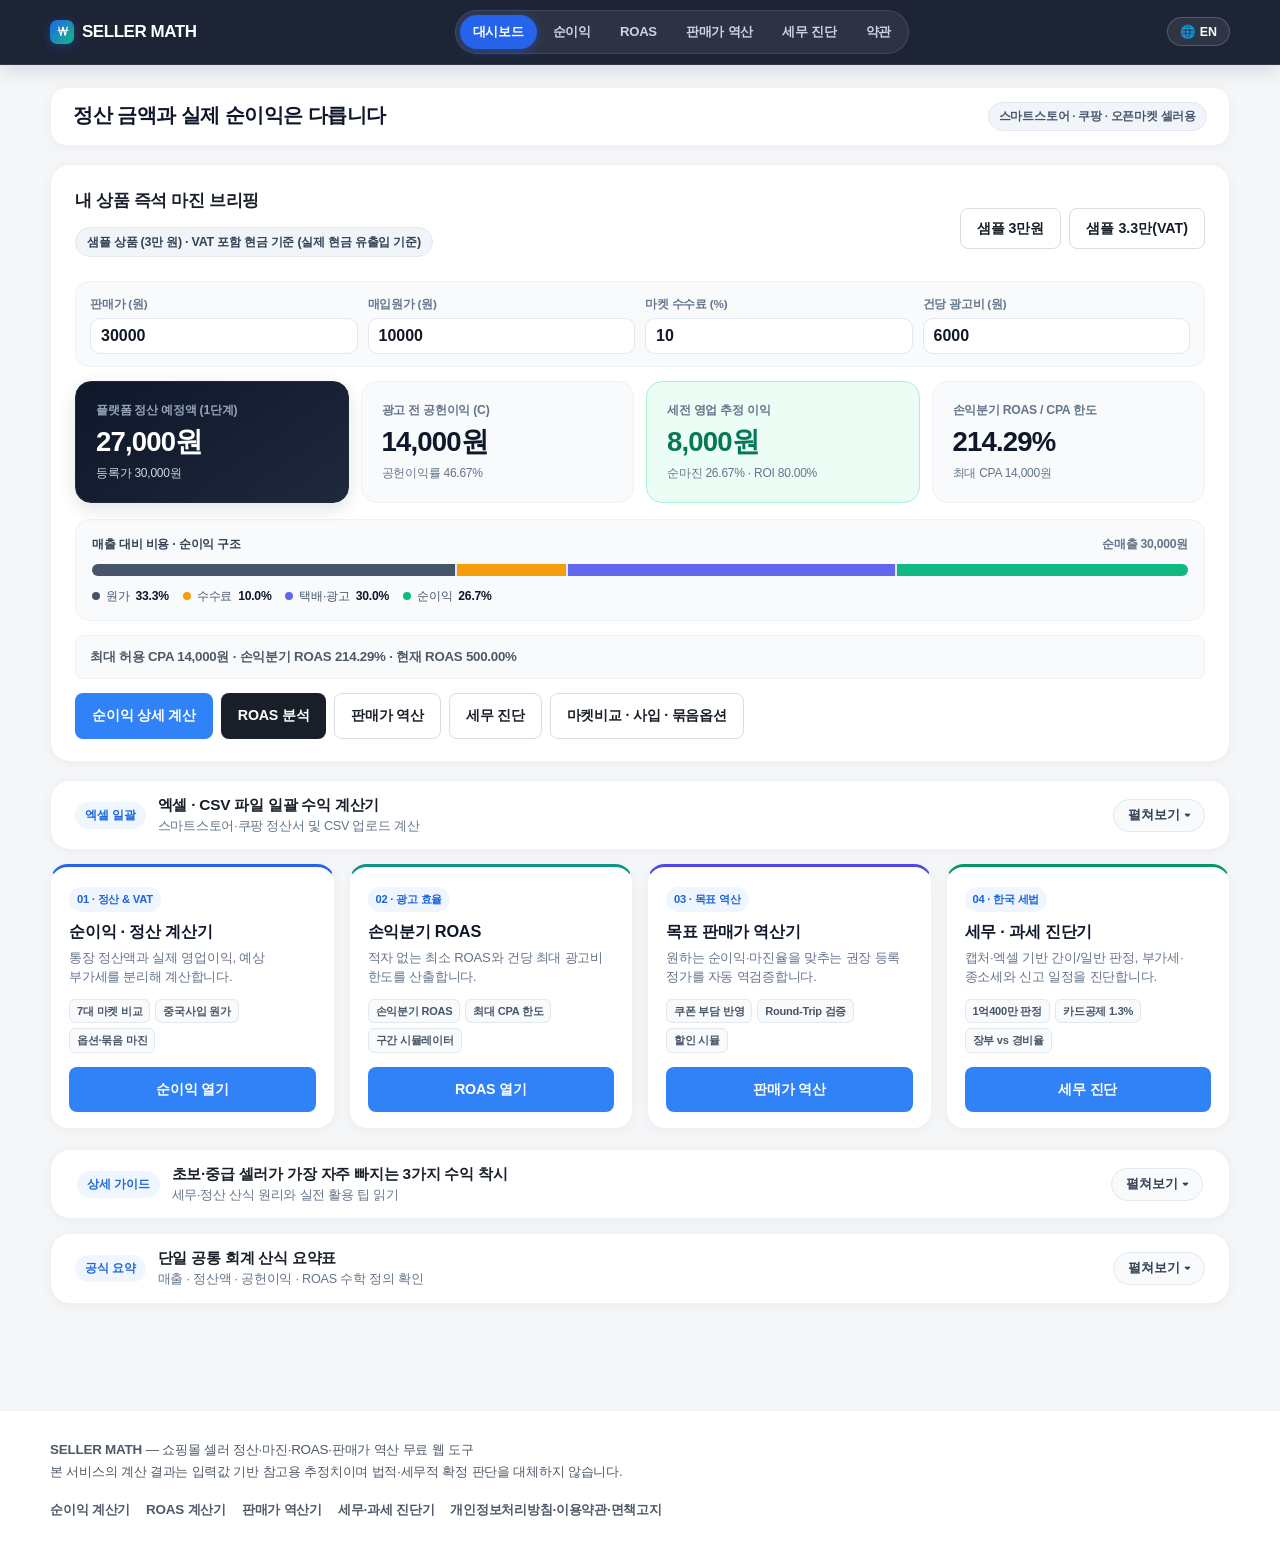
<file: index.html>
<!DOCTYPE html>
<html lang="ko">
<head>
  <meta charset="UTF-8">
  <meta name="viewport" content="width=device-width, initial-scale=1.0">
  <title>SELLER MATH | 쇼핑몰 셀러 정산액·순이익·손익분기 ROAS·판매가 역산 통합 대시보드</title>
  <meta name="description" content="스마트스토어, 쿠팡, 오픈마켓 셀러를 위한 무료 정산·마진·VAT 분리 계산기, 손익분기 ROAS 계산기, 목표 마진 판매가 역산기. 100% 브라우저 내 연산으로 안전하게 수익을 분석하세요.">
  <link rel="canonical" href="https://seller-math.pages.dev/">
  <meta name="robots" content="index, follow">
  <meta name="google-site-verification" content="UMYabJdVIxjGv0y7D2eojN_sWud-RV3uxEZtQeGZahM">
  <meta name="naver-site-verification" content="d4d3ffe49d0693b77cbcdde18b738ce7e3df8c22">
  <meta property="og:type" content="website">
  <meta property="og:title" content="SELLER MATH | 쇼핑몰 셀러 전용 수익 분석 웹 서비스">
  <meta property="og:description" content="플랫폼 정산 예정액과 실제 영업이익, 부가세 추정치, 손익분기 ROAS, 쿠폰 반영 목표 판매가를 단일 공통 회계 엔진으로 정밀하게 계산합니다.">
  <meta property="og:url" content="https://seller-math.pages.dev/">
  <link rel="icon" type="image/svg+xml" href="favicon.svg">
  <link rel="manifest" href="manifest.json">
  <meta name="theme-color" content="#1d4ed8">
  <link rel="stylesheet" href="style.css">
  <script type="application/ld+json">
  {
    "@context": "https://schema.org",
    "@type": "SoftwareApplication",
    "name": "SELLER MATH (셀러 매스)",
    "applicationCategory": "BusinessApplication",
    "operatingSystem": "Web",
    "inLanguage": "ko",
    "url": "https://seller-math.pages.dev/",
    "description": "온라인 쇼핑몰 셀러를 위한 플랫폼 정산 예정액, VAT 분리 순이익, 손익분기 ROAS, 목표 판매가 역산 통합 회계 계산 도구입니다.",
    "offers": {
      "@type": "Offer",
      "price": "0",
      "priceCurrency": "KRW"
    }
  }
  </script>
</head>
<body>
  <header class="site-header">
    <div class="header-inner">
      <a class="brand" href="index.html">
        <span class="brand-title">SELLER MATH</span>
        <span class="brand-sub">쇼핑몰 정산 · 마진 · ROAS 계산기</span>
      </a>
      <nav class="main-nav" aria-label="주 메뉴">
        <a class="nav-link active" href="index.html">대시보드</a>
        <a class="nav-link" href="profit-calculator.html">순이익</a>
        <a class="nav-link" href="roas-calculator.html">ROAS</a>
        <a class="nav-link" href="selling-price-calculator.html">판매가 역산</a>
        <a class="nav-link" href="tax-calculator.html">세무 진단</a>
        <a class="nav-link" href="legal.html">약관</a>
      </nav>
    </div>
  </header>

  <main class="page-main">
    <div class="container">
      <section class="hero-card">
        <span class="hero-eyebrow" data-i18n-en="For SmartStore, Coupang & Marketplace Sellers">스마트스토어 · 쿠팡 · 오픈마켓 셀러용</span>
        <h1 data-i18n-en="Marketplace Payout Is Not Net Profit">정산 금액과 실제 순이익은 다릅니다</h1>
        <p class="hero-desc" data-i18n-en="Calculate marketplace settlement payouts, VAT-inclusive vs. supply-value profit, break-even ROAS, and coupon-adjusted target prices in one place. All calculations stay inside your browser.">
          마켓 정산 예정액, 부가세 포함·제외 순이익, 손익분기 ROAS, 쿠폰 반영 목표 판매가를 한 곳에서 계산해 보세요.
          입력한 원가와 매출 숫자는 외부 서버로 전송되지 않습니다.
        </p>
      </section>

      <!-- 상단 광고 슬롯 (CLS 방지용 고정 min-height 적용) -->
      <aside class="ad-slot ad-slot-banner" aria-label="광고 영역">
        <span>광고 영역 (승인 후 애드센스 / 애드핏 배너 코드 삽입 위치 · CLS 방지 높이 확보)</span>
      </aside>

      <!-- 최근 계산 요약 브리핑 (localStorage 연동) -->
      <section class="card" aria-labelledby="recent-summary-heading">
        <div class="scenario-toolbar">
          <div>
            <h2 id="recent-summary-heading" class="card-title">내 상품 즉석 마진 브리핑</h2>
            <p id="dashboard-item-subtitle" class="card-subtitle">마지막 입력값 기준</p>
          </div>
          <div class="btn-row">
            <button type="button" class="btn btn-outline" id="btn-load-sample-30k">샘플 3만원</button>
            <button type="button" class="btn btn-outline" id="btn-load-sample-33k">샘플 3.3만(VAT)</button>
          </div>
        </div>

        <div class="quick-calc-strip" aria-label="3초 즉석 마진 입력 바">
          <div class="quick-field">
            <label for="quick-listPrice">판매가 (원)</label>
            <input id="quick-listPrice" type="number" min="0" step="100" class="input-control">
          </div>
          <div class="quick-field">
            <label for="quick-cogs">매입원가 (원)</label>
            <input id="quick-cogs" type="number" min="0" step="100" class="input-control">
          </div>
          <div class="quick-field">
            <label for="quick-feeRate">마켓 수수료 (%)</label>
            <input id="quick-feeRate" type="number" min="0" max="100" step="0.01" class="input-control">
          </div>
          <div class="quick-field">
            <label for="quick-adSpend">건당 광고비 (원)</label>
            <input id="quick-adSpend" type="number" min="0" step="100" class="input-control">
          </div>
        </div>

        <div id="dashboard-kpi-grid" class="kpi-grid"></div>
        <div id="dashboard-split-bar"></div>
        <div id="dashboard-roas-summary" class="basis-banner"></div>

        <div class="btn-row">
          <a class="btn btn-primary" href="profit-calculator.html">순이익 상세 계산</a>
          <a class="btn btn-secondary" href="roas-calculator.html">ROAS 분석</a>
          <a class="btn btn-outline" href="selling-price-calculator.html">판매가 역산</a>
          <a class="btn btn-outline" href="tax-calculator.html">세무 진단</a>
          <a class="btn btn-outline" href="profit-calculator.html#seller-workbench-container">마켓비교 · 사입 · 묶음옵션</a>
        </div>
      </section>

      <!-- 엑셀(.xlsx/.csv) & 표 붙여넣기 일괄 계산기 -->
      <section class="card" aria-label="엑셀 파일 일괄 계산기">
        <div id="bulk-excel-container"></div>
      </section>

      <!-- 4대 계산기 탐색 허브 -->
      <section class="hub-grid" aria-label="핵심 계산기 바로가기">
        <article class="hub-card">
          <div>
            <span class="hub-tag">01 · 정산 &amp; VAT</span>
            <h2>순이익 · 정산 계산기</h2>
            <p data-i18n-en="Separates marketplace bank payouts from true profit after COGS, courier cost, and ad spend.">
              통장 정산액과 실제 영업이익, 예상 부가세를 분리해 계산합니다.
            </p>
            <div class="hub-chips">
              <span class="hub-chip">7대 마켓 비교</span>
              <span class="hub-chip">중국사입 원가</span>
              <span class="hub-chip">옵션·묶음 마진</span>
            </div>
          </div>
          <a class="btn btn-primary" href="profit-calculator.html">순이익 열기</a>
        </article>

        <article class="hub-card">
          <div>
            <span class="hub-tag">02 · 광고 효율</span>
            <h2>손익분기 ROAS</h2>
            <p data-i18n-en="Calculates minimum break-even ROAS and maximum allowable CPA per order.">
              적자 없는 최소 ROAS와 건당 최대 광고비 한도를 산출합니다.
            </p>
            <div class="hub-chips">
              <span class="hub-chip">손익분기 ROAS</span>
              <span class="hub-chip">최대 CPA 한도</span>
              <span class="hub-chip">구간 시뮬레이터</span>
            </div>
          </div>
          <a class="btn btn-primary" href="roas-calculator.html">ROAS 열기</a>
        </article>

        <article class="hub-card">
          <div>
            <span class="hub-tag">03 · 목표 역산</span>
            <h2>목표 판매가 역산기</h2>
            <p data-i18n-en="Solves the exact list price needed for your target profit or net margin.">
              원하는 순이익·마진율을 맞추는 권장 등록 정가를 자동 역검증합니다.
            </p>
            <div class="hub-chips">
              <span class="hub-chip">쿠폰 부담 반영</span>
              <span class="hub-chip">Round-Trip 검증</span>
              <span class="hub-chip">할인 시뮬</span>
            </div>
          </div>
          <a class="btn btn-primary" href="selling-price-calculator.html">판매가 역산</a>
        </article>

        <article class="hub-card">
          <div>
            <span class="hub-tag">04 · 한국 세법</span>
            <h2>세무 · 과세 진단기</h2>
            <p data-i18n-en="Upload a capture or Excel sheet for Korean VAT, income tax brackets, and filing schedules.">
              캡처·엑셀 기반 간이/일반 판정, 부가세·종소세와 신고 일정을 진단합니다.
            </p>
            <div class="hub-chips">
              <span class="hub-chip">1억400만 판정</span>
              <span class="hub-chip">카드공제 1.3%</span>
              <span class="hub-chip">장부 vs 경비율</span>
            </div>
          </div>
          <a class="btn btn-primary" href="tax-calculator.html">세무 진단</a>
        </article>
      </section>

      <!-- 셀러 회계 핵심 가이드 -->
      <article class="article-section">
        <h2>초보·중급 셀러가 가장 자주 빠지는 3가지 수익 착시</h2>
        <h3>1. 플랫폼 정산 예정액을 내 순이익으로 착각하는 실수</h3>
        <p data-i18n-en="The 'estimated payout' shown on marketplace dashboards only deducts marketplace fees from sales. It still includes your COGS, courier bills, external ad spend, and future VAT liabilities. SELLER MATH separates Stage 1 Payout from Stage 2 P&L across every calculator.">
          오픈마켓 정산 화면에 표시되는 '정산 예정 금액'은 고객 결제금액(또는 판매자 귀속 매출)에서 마켓 수수료만 차감한 현금 입금액입니다.
          이 금액 안에는 상품 매입 원가, 택배사 정산 원가, 외부 광고 플랫폼(메타·네이버·구글)에 선지출한 광고비, 그리고 추후 납부할 부가가치세가 모두 포함되어 있습니다.
          SELLER MATH는 모든 계산기에서 <strong>1단계 플랫폼 정산 내역</strong>과 <strong>2단계 셀러 손익 내역</strong>을 분리하여 통장 잔고 착시를 막아줍니다.
        </p>

        <h3>2. 플랫폼 쿠폰과 판매자 부담 할인을 구분하지 않는 실수</h3>
        <p>
          플랫폼이 전액 부담하여 정산 시 판매자에게 보전해 주는 쿠폰과, 판매자가 직접 부담해 마켓 매출 자체를 깎는 할인은 마켓 수수료 산정 기준과 실제 입금액에 큰 차이를 만듭니다.
          더 나아가 플랫폼에 따라 수수료를 판매자 귀속 매출 기준으로 부과하는 곳과 고객 실결제가 기준으로 부과하는 곳이 다르므로, 4가지 수수료 기준을 정확히 선택해야 역마진을 예방할 수 있습니다.
        </p>

        <h3>3. 부가세(VAT) 포함 현금 흐름과 공급가액 기준 손익의 혼동</h3>
        <p>
          일반과세자 셀러가 매입세금계산서·사업자 지출증빙을 적격하게 수취하면 매입에 포함된 부가세 10%는 부가세 신고 시 매입세액으로 공제받습니다.
          반면 증빙이 없거나(현금 무자료 매입 등) 공제 대상이 아닌 지출은 부가세를 공제받지 못하므로 전액 비용이 됩니다.
          [고급 설정]에서 항목별 VAT 포함 여부와 적격증빙 공제 가능 여부를 개별 설정해 두 기준의 차이를 직접 비교해 보세요.
        </p>
      </article>

      <!-- 공통 회계 엔진 요약 표 -->
      <section class="card" id="formula-summary-card">
        <h2 class="card-title">SELLER MATH 단일 공통 회계 공식 요약</h2>
        <p class="card-subtitle">세 계산기 모두 아래의 동일한 수학적 정의를 공유하므로 어떤 페이지에서 계산해도 공헌이익과 순이익이 100% 일치합니다.</p>
        <div class="table-responsive">
          <table class="data-table">
            <thead>
              <tr>
                <th>구분 항목</th>
                <th>계산 산식</th>
                <th>핵심 의미</th>
              </tr>
            </thead>
            <tbody>
              <tr>
                <td>고객 실제 결제 상품가 (P_pay)</td>
                <td>max(0, 등록정가 - 판매자할인 - 플랫폼쿠폰)</td>
                <td>고객이 장바구니에서 실제로 결제하는 상품 금액</td>
              </tr>
              <tr>
                <td>판매자 귀속 상품 매출 (R_seller)</td>
                <td>보전 시: (등록정가 - 판매자할인) / 미보전 시: P_pay</td>
                <td>마켓이 정산 근거로 인정하는 셀러 상품 매출</td>
              </tr>
              <tr>
                <td>플랫폼 정산 예정액</td>
                <td>현금 매출(배송비 포함) - 현금 마켓 수수료</td>
                <td>실제 판매자 통장으로 입금되는 정산 금액</td>
              </tr>
              <tr>
                <td>광고 전 공헌이익 (C)</td>
                <td>기준 순매출 - 기준 원가 - 기준 수수료 - 기준 택배원가</td>
                <td>광고 1건 성사 시 감당할 수 있는 최대 광고비(CPA 한도)</td>
              </tr>
              <tr>
                <td>영업 추정 이익 (세전)</td>
                <td>공헌이익(C) - 기준 건당 광고비</td>
                <td>선택된 회계 기준(현금 vs 공급가액)에 따른 건당 실질 이익</td>
              </tr>
              <tr>
                <td>손익분기 ROAS</td>
                <td>(광고 귀속 매출 / 공헌이익 C) × 100%</td>
                <td>광고 수익률이 이 수치 미만이면 팔수록 적자 발생</td>
              </tr>
            </tbody>
          </table>
        </div>
      </section>
    </div>
  </main>

  <footer class="site-footer">
    <div class="container footer-inner">
      <div>
        <strong>SELLER MATH</strong> — <span data-i18n-en="Free E-Commerce Seller Settlement, Margin, ROAS & Pricing Web Tool">쇼핑몰 셀러 정산·마진·ROAS·판매가 역산 무료 웹 도구</span><br>
        <span>본 서비스의 계산 결과는 입력값 기반 참고용 추정치이며 법적·세무적 확정 판단을 대체하지 않습니다.</span>
      </div>
      <div class="footer-links">
        <a href="profit-calculator.html">순이익 계산기</a>
        <a href="roas-calculator.html">ROAS 계산기</a>
        <a href="selling-price-calculator.html">판매가 역산기</a>
        <a href="tax-calculator.html">세무·과세 진단기</a>
        <a href="legal.html">개인정보처리방침·이용약관·면책고지</a>
      </div>
    </div>
  </footer>

  <script src="common.js"></script>
  <script>
    (function () {
      'use strict';
      var SM = window.SellerMath;
      var kpiGrid = document.getElementById('dashboard-kpi-grid');
      var splitBarEl = document.getElementById('dashboard-split-bar');
      var roasBanner = document.getElementById('dashboard-roas-summary');
      var itemSubtitle = document.getElementById('dashboard-item-subtitle');
      var qListEl = document.getElementById('quick-listPrice');
      var qCogsEl = document.getElementById('quick-cogs');
      var qFeeEl = document.getElementById('quick-feeRate');
      var qAdEl = document.getElementById('quick-adSpend');

      var PAGE_DICT = {
        '내 상품 즉석 마진 브리핑': 'Instant Product Margin Briefing',
        '샘플 3만원': '30K Sample',
        '샘플 3.3만(VAT)': '33K VAT Sample',
        '순이익 상세 계산': 'Profit Breakdown',
        'ROAS 분석': 'ROAS Analysis',
        '목표 판매가 역산': 'Price Calc',
        '마켓비교 · 사입 · 묶음옵션': 'Markets · Import · Bundle',
        '01 · 정산 & VAT': '01 · Payout & VAT',
        '순이익 · 정산 계산기': 'Profit & Payout',
        '순이익 열기': 'Open Profit',
        '02 · 광고 효율': '02 · Ad Limit',
        'ROAS 열기': 'Open ROAS',
        '03 · 목표 역산': '03 · Pricing',
        '판매가 역산': 'Price Calc',
        '04 · 한국 세법': '04 · Korean Tax',
        '세무 · 과세 진단기': 'Tax & Filing',
        '7대 마켓 비교': '7 Markets',
        '중국사입 원가': 'Import COGS',
        '옵션·묶음 마진': 'Bundle Margin',
        '최대 CPA 한도': 'Max CPA',
        '구간 시뮬레이터': 'Tier Sim',
        '쿠폰 부담 반영': 'Coupon Math',
        'Round-Trip 검증': 'Round-Trip',
        '할인 시뮬': 'Discount Sim',
        '1억400만 판정': '104M Rule',
        '카드공제 1.3%': '1.3% Credit',
        '장부 vs 경비율': 'Book vs Rate',
        '초보·중급 셀러가 가장 자주 빠지는 3가지 수익 착시': '3 Profit Illusions Every E-Commerce Seller Must Avoid',
        '1. 플랫폼 정산 예정액을 내 순이익으로 착각하는 실수': '1. Confusing Marketplace Payout with Net Profit',
        '2. 플랫폼 쿠폰과 판매자 부담 할인을 구분하지 않는 실수': '2. Ignoring Coupon Funding & Fee Calculation Bases',
        '플랫폼이 전액 부담하여 정산 시 판매자에게 보전해 주는 쿠폰과, 판매자가 직접 부담해 마켓 매출 자체를 깎는 할인은 마켓 수수료 산정 기준과 실제 입금액에 큰 차이를 만듭니다. 더 나아가 플랫폼에 따라 수수료를 판매자 귀속 매출 기준으로 부과하는 곳과 고객 실결제가 기준으로 부과하는 곳이 다르므로, 4가지 수수료 기준을 정확히 선택해야 역마진을 예방할 수 있습니다.': 'Platform-funded coupons reimbursed at settlement behave very differently from seller-funded discounts. Different marketplaces also charge fees on seller revenue vs. customer payment, so choosing the right fee basis prevents negative margins.',
        '3. 부가세(VAT) 포함 현금 흐름과 공급가액 기준 손익의 혼동': '3. Mixing VAT-Inclusive Cash Flow with Supply-Value P&L',
        '일반과세자 셀러가 매입세금계산서·사업자 지출증빙을 적격하게 수취하면 매입에 포함된 부가세 10%는 부가세 신고 시 매입세액으로 공제받습니다. 반면 증빙이 없거나(현금 무자료 매입 등) 공제 대상이 아닌 지출은 부가세를 공제받지 못하므로 전액 비용이 됩니다. [고급 설정]에서 항목별 VAT 포함 여부와 적격증빙 공제 가능 여부를 개별 설정해 두 기준의 차이를 직접 비교해 보세요.': 'General taxpayers receive input VAT credits on qualified tax invoices, whereas unverified expenses are borne in full. Toggle itemized VAT settings in Advanced Settings to compare cash flow vs. true operating P&L.',
        'SELLER MATH 단일 공통 회계 공식 요약': 'SELLER MATH Unified Accounting Formulas',
        '세 계산기 모두 아래의 동일한 수학적 정의를 공유하므로 어떤 페이지에서 계산해도 공헌이익과 순이익이 100% 일치합니다.': 'All three calculators share these exact mathematical definitions for 100% cross-page consistency.',
        '구분 항목': 'Metric',
        '계산 산식': 'Formula',
        '핵심 의미': 'Key Meaning',
        '고객 실제 결제 상품가 (P_pay)': 'Customer Actual Product Price (P_pay)',
        'max(0, 등록정가 - 판매자할인 - 플랫폼쿠폰)': 'max(0, List Price - Seller Discount - Platform Coupon)',
        '고객이 장바구니에서 실제로 결제하는 상품 금액': 'Actual product amount paid by buyer at checkout',
        '판매자 귀속 상품 매출 (R_seller)': 'Seller Attributed Revenue (R_seller)',
        '보전 시: (등록정가 - 판매자할인) / 미보전 시: P_pay': 'Reimbursed: (List - Seller Disc.) / Unreimbursed: P_pay',
        '마켓이 정산 근거로 인정하는 셀러 상품 매출': 'Product revenue attributed to the seller',
        '플랫폼 정산 예정액': 'Estimated Platform Payout',
        '현금 매출(배송비 포함) - 현금 마켓 수수료': 'Cash Revenue (Incl. Shipping) - Cash Fee',
        '실제 판매자 통장으로 입금되는 정산 금액': 'Actual cash deposited into seller bank account',
        '광고 전 공헌이익 (C)': 'Pre-Ad Contribution Margin (C)',
        '기준 순매출 - 기준 원가 - 기준 수수료 - 기준 택배원가': 'Net Revenue - COGS - Fee - Shipping Cost',
        '광고 1건 성사 시 감당할 수 있는 최대 광고비(CPA 한도)': 'Max allowable ad spend (CPA ceiling) per order',
        '영업 추정 이익 (세전)': 'Est. Operating Profit (Pre-Tax)',
        '공헌이익(C) - 기준 건당 광고비': 'Contribution Margin (C) - Ad Spend per Order',
        '선택된 회계 기준(현금 vs 공급가액)에 따른 건당 실질 이익': 'Net unit profit under selected Cash or Supply basis',
        '손익분기 ROAS': 'Break-Even ROAS',
        '(광고 귀속 매출 / 공헌이익 C) × 100%': '(Ad-Attributed Revenue / Contribution C) × 100%',
        '광고 수익률이 이 수치 미만이면 팔수록 적자 발생': 'Ad campaigns below this ROAS lose money per sale',
        '본 서비스의 계산 결과는 입력값 기반 참고용 추정치이며 법적·세무적 확정 판단을 대체하지 않습니다.': 'All calculations are estimates for reference only and do not replace official tax or legal advice.'
      };

      function syncQuickInputs(inputs) {
        if (document.activeElement !== qListEl) qListEl.value = inputs.listPrice;
        if (document.activeElement !== qCogsEl) qCogsEl.value = inputs.cogs;
        if (document.activeElement !== qFeeEl) qFeeEl.value = inputs.feeRate;
        if (document.activeElement !== qAdEl) qAdEl.value = inputs.adSpend;
      }

      function renderDashboard() {
        var inputs = SM.loadSharedInputs();
        syncQuickInputs(inputs);
        var profit = SM.calculateProfit(inputs);
        var roas = SM.calculateRoas(inputs);

        itemSubtitle.textContent =
          (inputs.itemName || SM.t('기본 상품', 'Default Item')) +
          ' · ' +
          profit.accountingBasisLabel;

        SM.clearEl(kpiGrid);
        var kpis = [
          {
            label: SM.t('플랫폼 정산 예정액 (1단계)', 'Est. Platform Payout (Stage 1)'),
            value: SM.formatCurrency(profit.platformSettlement),
            sub: SM.t('등록가 ', 'List ') + SM.formatCurrency(profit.listPrice),
            cls: 'kpi-highlight'
          },
          {
            label: SM.t('광고 전 공헌이익 (C)', 'Pre-Ad Contribution Margin (C)'),
            value: SM.formatCurrency(profit.contributionMargin),
            sub: SM.t('공헌이익률 ', 'Margin ') + profit.contributionMarginLabel,
            cls: profit.contributionMargin > 0 ? '' : 'kpi-negative'
          },
          {
            label: SM.t('세전 영업 추정 이익', 'Pre-Tax Est. Profit'),
            value: SM.formatCurrency(profit.operatingProfit),
            sub: SM.t('순마진 ', 'Net ') + profit.netMarginLabel + ' · ROI ' + profit.roiLabel,
            cls: profit.operatingProfit >= 0 ? 'kpi-positive' : 'kpi-negative'
          },
          {
            label: SM.t('손익분기 ROAS / CPA 한도', 'Break-Even ROAS / Max CPA'),
            value: roas.isAchievable ? roas.breakEvenRoasLabel : SM.t('달성 불가', 'N/A'),
            sub: roas.isAchievable ? SM.t('최대 CPA ', 'Max CPA ') + roas.maxCpaLabel : SM.t('공헌이익 적자', 'Contribution <= 0'),
            cls: roas.isAchievable ? '' : 'kpi-negative'
          }
        ];

        kpis.forEach(function (k) {
          var card = SM.createEl('div', 'kpi-card ' + k.cls);
          card.appendChild(SM.createEl('span', 'kpi-label', k.label));
          card.appendChild(SM.createEl('strong', 'kpi-value', k.value));
          card.appendChild(SM.createEl('span', 'kpi-sub', k.sub));
          kpiGrid.appendChild(card);
        });

        SM.renderRevenueSplitBar(splitBarEl, profit);

        if (roas.isAchievable) {
          roasBanner.textContent = SM.t(
            '최대 허용 CPA ' +
              roas.maxCpaLabel +
              ' · 손익분기 ROAS ' +
              roas.breakEvenRoasLabel +
              ' · 현재 ROAS ' +
              roas.currentRoasLabel,
            'Max CPA ' +
              roas.maxCpaLabel +
              ' · BE ROAS ' +
              roas.breakEvenRoasLabel +
              ' · Current ROAS ' +
              roas.currentRoasLabel
          );
        } else {
          roasBanner.textContent = roas.errorMessage;
        }
      }

      [qListEl, qCogsEl, qFeeEl, qAdEl].forEach(function (el) {
        el.addEventListener('input', function () {
          var current = SM.loadSharedInputs();
          current.listPrice = qListEl.value;
          current.cogs = qCogsEl.value;
          current.feeRate = qFeeEl.value;
          current.adSpend = qAdEl.value;
          SM.saveSharedInputs(SM.normalizeInputs(current));
          renderDashboard();
          if (bulkExcelWidget && bulkExcelWidget.getState().dataRows.length > 0) bulkExcelWidget.recalculate();
        });
      });

      document.getElementById('btn-load-sample-30k').addEventListener('click', function () {
        var sample = SM.cloneDefaults();
        SM.saveSharedInputs(sample);
        renderDashboard();
        if (bulkExcelWidget && bulkExcelWidget.getState().dataRows.length > 0) bulkExcelWidget.recalculate();
      });

      document.getElementById('btn-load-sample-33k').addEventListener('click', function () {
        var sample = Object.assign(SM.cloneDefaults(), {
          itemName: SM.t('케이스 스터디 33,000원 상품 (VAT 포함)', 'Case Study 33,000 KRW Item (Incl. VAT)'),
          listPrice: 33000,
          cogs: 11000,
          feeRate: 10,
          sellerShippingCost: 3300,
          adSpend: 3300,
          accountingBasis: 'supply_basis',
          taxpayerType: 'general'
        });
        SM.saveSharedInputs(sample);
        renderDashboard();
        if (bulkExcelWidget && bulkExcelWidget.getState().dataRows.length > 0) bulkExcelWidget.recalculate();
      });

      SM.initI18n(PAGE_DICT, 'SELLER MATH | E-Commerce Seller Profit, ROAS & Pricing Dashboard');
      var bulkExcelWidget = SM.mountBulkExcelWidget(document.getElementById('bulk-excel-container'), {
        getBaseInputs: SM.loadSharedInputs,
        onSelectRow: function (rowInputs) {
          SM.saveSharedInputs(rowInputs);
          window.location.href = 'profit-calculator.html';
        }
      });
      window.addEventListener('sellermath:langchange', renderDashboard);
      renderDashboard();
    })();
  </script>
</body>
</html>
</file>
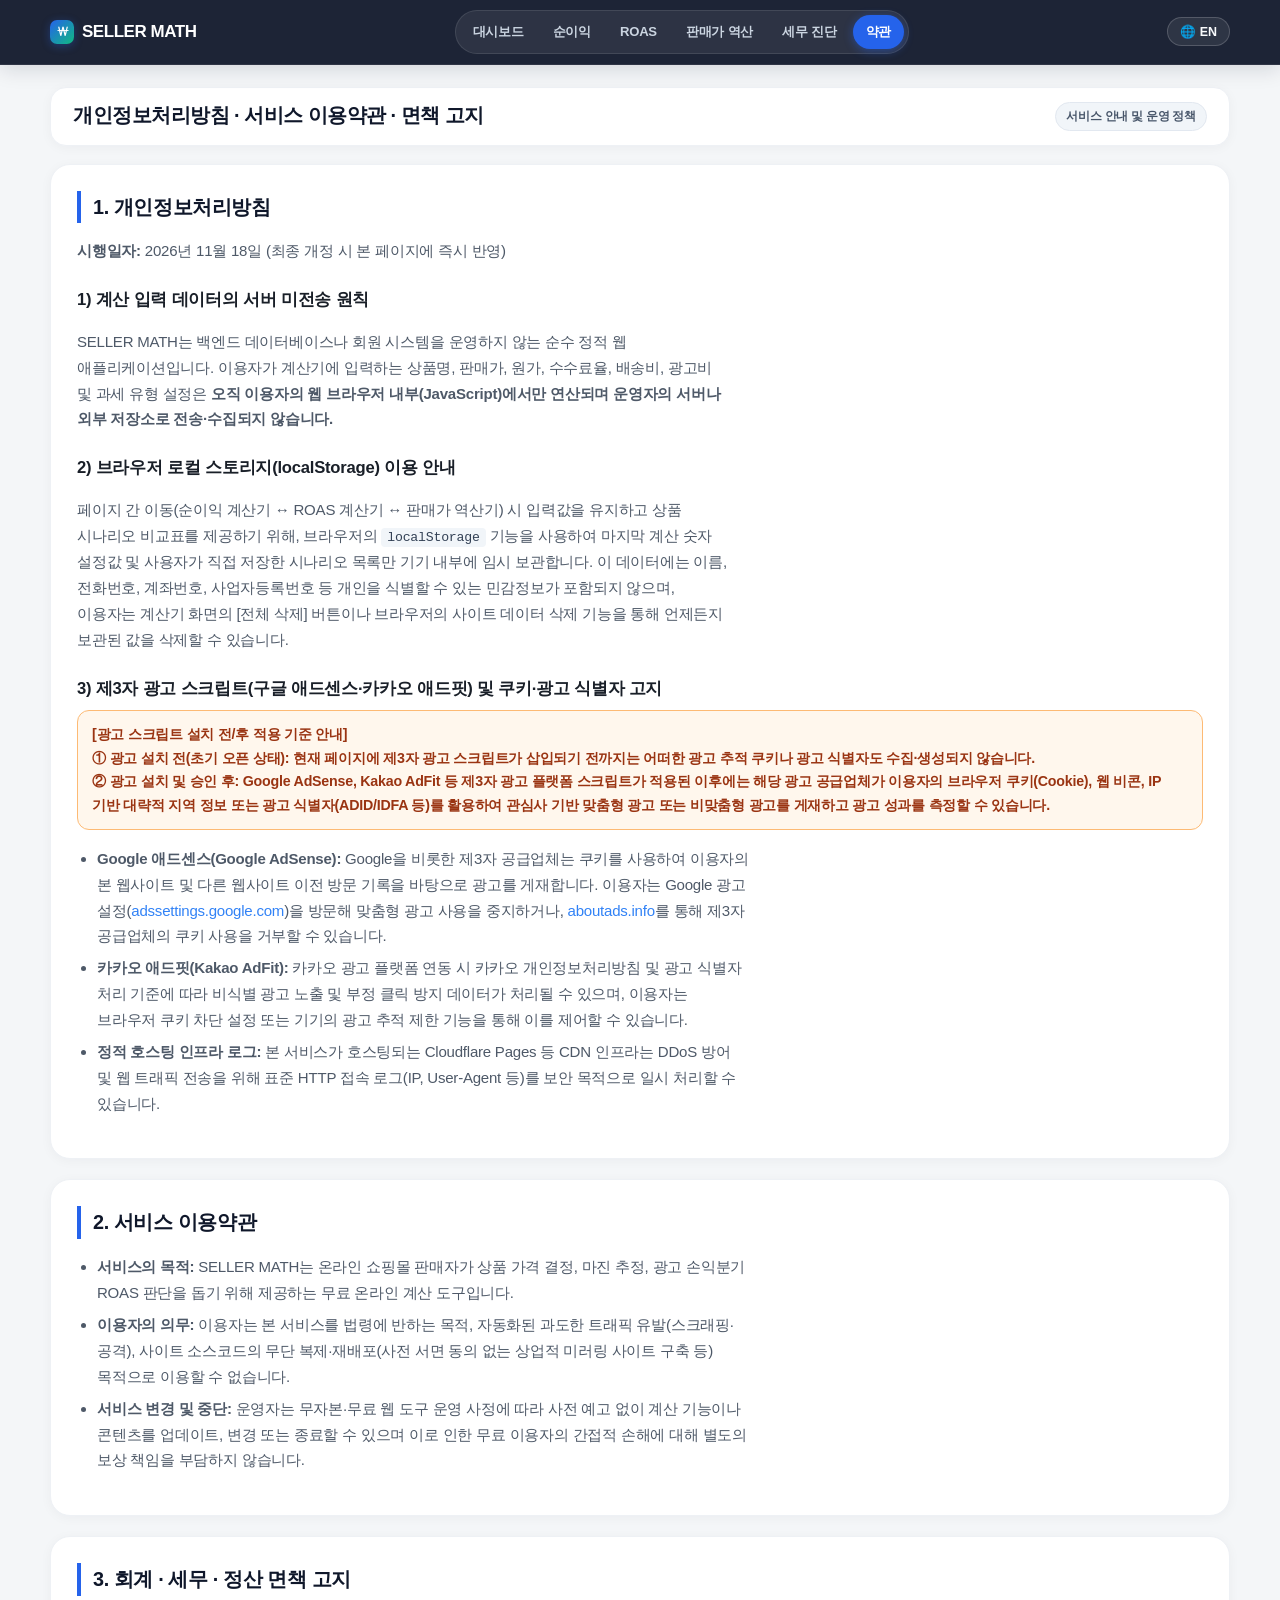
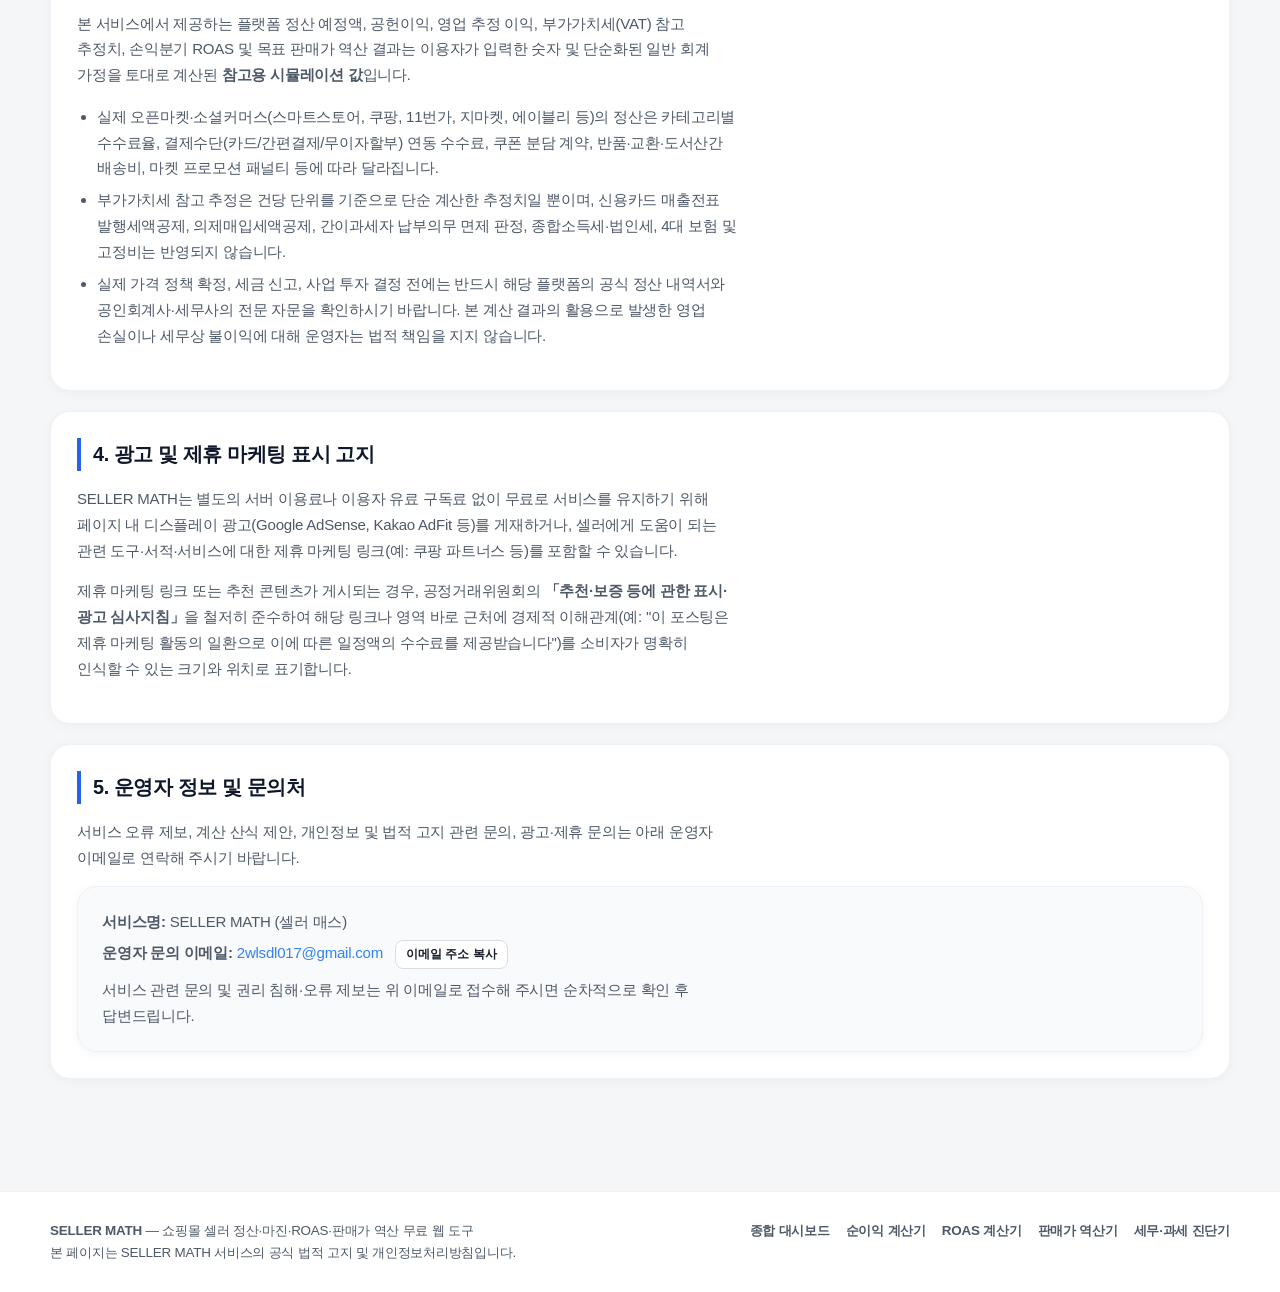
<file: legal.html>
<!DOCTYPE html>
<html lang="ko">
<head>
  <meta charset="UTF-8">
  <meta name="viewport" content="width=device-width, initial-scale=1.0">
  <title>개인정보처리방침 · 이용약관 · 면책고지 · 운영자 문의 | SELLER MATH</title>
  <meta name="description" content="SELLER MATH의 개인정보처리방침(로컬 연산·제3자 광고 쿠키 안내), 서비스 이용약관, 세무·회계 면책 고지, 광고 및 제휴 고지, 운영자 문의처 안내 페이지입니다.">
  <link rel="canonical" href="https://seller-math.pages.dev/legal">
  <meta name="robots" content="index, follow">
  <meta property="og:type" content="website">
  <meta property="og:title" content="법적 고지 및 개인정보처리방침 | SELLER MATH">
  <meta property="og:description" content="계산 데이터 서버 미전송 원칙, 애드센스·애드핏 제3자 광고 쿠키 고지, 회계·세무 면책 안내 및 운영자 연락처.">
  <meta property="og:url" content="https://seller-math.pages.dev/legal">
  <link rel="icon" type="image/svg+xml" href="favicon.svg">
  <link rel="manifest" href="manifest.json">
  <meta name="theme-color" content="#1d4ed8">
  <link rel="stylesheet" href="style.css">
</head>
<body>
  <header class="site-header">
    <div class="header-inner">
      <a class="brand" href="index.html">
        <span class="brand-title">SELLER MATH</span>
        <span class="brand-sub">쇼핑몰 정산 · 마진 · ROAS 계산기</span>
      </a>
      <nav class="main-nav" aria-label="주 메뉴">
        <a class="nav-link" href="index.html">대시보드</a>
        <a class="nav-link" href="profit-calculator.html">순이익</a>
        <a class="nav-link" href="roas-calculator.html">ROAS</a>
        <a class="nav-link" href="selling-price-calculator.html">판매가 역산</a>
        <a class="nav-link" href="tax-calculator.html">세무 진단</a>
        <a class="nav-link active" href="legal.html">약관</a>
      </nav>
    </div>
  </header>

  <main class="page-main">
    <div class="container">
      <section class="hero-card">
        <span class="hero-eyebrow" data-i18n-en="Policies & Operator Notice">서비스 안내 및 운영 정책</span>
        <h1>개인정보처리방침 · 서비스 이용약관 · 면책 고지</h1>
        <p class="hero-desc" data-i18n-en="SELLER MATH is a free static web tool with no registration required. Below are our data handling, advertising, and tax disclaimer policies.">
          SELLER MATH의 데이터 처리 방식, 광고 및 제휴 안내, 회계·세무 참고 기준과 운영자 문의처를 안내합니다.
        </p>
      </section>

      <!-- 1. 개인정보처리방침 -->
      <article class="article-section" id="privacy">
        <h2>1. 개인정보처리방침</h2>
        <p data-i18n-en="Effective Date: November 18, 2026 (Updates reflected immediately on this page)"><strong>시행일자:</strong> 2026년 11월 18일 (최종 개정 시 본 페이지에 즉시 반영)</p>

        <h3>1) 계산 입력 데이터의 서버 미전송 원칙</h3>
        <p data-i18n-en="SELLER MATH is a 100% static web application with no backend database or user accounts. All prices, COGS, fees, shipping costs, ad spend, and tax settings you enter are processed strictly inside your browser (JavaScript) and are never sent to or collected by any server.">
          SELLER MATH는 백엔드 데이터베이스나 회원 시스템을 운영하지 않는 순수 정적 웹 애플리케이션입니다.
          이용자가 계산기에 입력하는 상품명, 판매가, 원가, 수수료율, 배송비, 광고비 및 과세 유형 설정은
          <strong>오직 이용자의 웹 브라우저 내부(JavaScript)에서만 연산되며 운영자의 서버나 외부 저장소로 전송·수집되지 않습니다.</strong>
        </p>

        <h3>2) 브라우저 로컬 스토리지(localStorage) 이용 안내</h3>
        <p data-i18n-en="To preserve calculator inputs across pages and support scenario comparisons, your browser's localStorage temporarily stores only numeric presets, language preference, and saved scenarios locally. No personal identifiers are stored, and you can delete them anytime via [Clear All] or browser site settings.">
          페이지 간 이동(순이익 계산기 ↔ ROAS 계산기 ↔ 판매가 역산기) 시 입력값을 유지하고 상품 시나리오 비교표를 제공하기 위해,
          브라우저의 <code>localStorage</code> 기능을 사용하여 마지막 계산 숫자 설정값 및 사용자가 직접 저장한 시나리오 목록만 기기 내부에 임시 보관합니다.
          이 데이터에는 이름, 전화번호, 계좌번호, 사업자등록번호 등 개인을 식별할 수 있는 민감정보가 포함되지 않으며,
          이용자는 계산기 화면의 [전체 삭제] 버튼이나 브라우저의 사이트 데이터 삭제 기능을 통해 언제든지 보관된 값을 삭제할 수 있습니다.
        </p>

        <h3>3) 제3자 광고 스크립트(구글 애드센스·카카오 애드핏) 및 쿠키·광고 식별자 고지</h3>
        <div class="alert-box alert-warning" data-i18n-en="[Pre/Post Ad Script Notice] (1) Before ad script installation: No ad tracking cookies or ad identifiers are generated or collected. (2) After ad approval & installation: Third-party vendors (Google AdSense, Kakao AdFit) may use cookies, web beacons, approximate IP region, or mobile ad IDs to serve personalized or non-personalized ads and measure performance.">
          <strong>[광고 스크립트 설치 전/후 적용 기준 안내]</strong><br>
          ① <strong>광고 설치 전(초기 오픈 상태):</strong> 현재 페이지에 제3자 광고 스크립트가 삽입되기 전까지는 어떠한 광고 추적 쿠키나 광고 식별자도 수집·생성되지 않습니다.<br>
          ② <strong>광고 설치 및 승인 후:</strong> Google AdSense, Kakao AdFit 등 제3자 광고 플랫폼 스크립트가 적용된 이후에는 해당 광고 공급업체가 이용자의 브라우저 쿠키(Cookie), 웹 비콘, IP 기반 대략적 지역 정보 또는 광고 식별자(ADID/IDFA 등)를 활용하여 관심사 기반 맞춤형 광고 또는 비맞춤형 광고를 게재하고 광고 성과를 측정할 수 있습니다.
        </div>
        <ul>
          <li data-i18n-en="Google AdSense: Google and third-party vendors use cookies to serve ads based on prior visits to this and other websites. Users can opt out of personalized advertising at adssettings.google.com or aboutads.info."><strong>Google 애드센스(Google AdSense):</strong> Google을 비롯한 제3자 공급업체는 쿠키를 사용하여 이용자의 본 웹사이트 및 다른 웹사이트 이전 방문 기록을 바탕으로 광고를 게재합니다. 이용자는 Google 광고 설정(<a href="https://adssettings.google.com" target="_blank" rel="noopener noreferrer">adssettings.google.com</a>)을 방문해 맞춤형 광고 사용을 중지하거나, <a href="https://www.aboutads.info" target="_blank" rel="noopener noreferrer">aboutads.info</a>를 통해 제3자 공급업체의 쿠키 사용을 거부할 수 있습니다.</li>
          <li data-i18n-en="Kakao AdFit: When integrated, non-identifying impression and invalid-click prevention data may be processed under Kakao's privacy policy. Users can restrict cookies or ad tracking in browser/device settings."><strong>카카오 애드핏(Kakao AdFit):</strong> 카카오 광고 플랫폼 연동 시 카카오 개인정보처리방침 및 광고 식별자 처리 기준에 따라 비식별 광고 노출 및 부정 클릭 방지 데이터가 처리될 수 있으며, 이용자는 브라우저 쿠키 차단 설정 또는 기기의 광고 추적 제한 기능을 통해 이를 제어할 수 있습니다.</li>
          <li data-i18n-en="Static Hosting CDN Logs: Cloudflare Pages may temporarily process standard HTTP logs (IP, User-Agent) for DDoS mitigation and security."><strong>정적 호스팅 인프라 로그:</strong> 본 서비스가 호스팅되는 Cloudflare Pages 등 CDN 인프라는 DDoS 방어 및 웹 트래픽 전송을 위해 표준 HTTP 접속 로그(IP, User-Agent 등)를 보안 목적으로 일시 처리할 수 있습니다.</li>
        </ul>
      </article>

      <!-- 2. 서비스 이용약관 -->
      <article class="article-section" id="terms">
        <h2>2. 서비스 이용약관</h2>
        <ul>
          <li data-i18n-en="Purpose: SELLER MATH is a free online calculation tool to assist e-commerce sellers with pricing, margin estimation, and break-even ROAS analysis."><strong>서비스의 목적:</strong> SELLER MATH는 온라인 쇼핑몰 판매자가 상품 가격 결정, 마진 추정, 광고 손익분기 ROAS 판단을 돕기 위해 제공하는 무료 온라인 계산 도구입니다.</li>
          <li data-i18n-en="User Obligations: You may not use this site for unlawful purposes, automated abusive scraping/attacks, or unauthorized commercial mirroring without prior written consent."><strong>이용자의 의무:</strong> 이용자는 본 서비스를 법령에 반하는 목적, 자동화된 과도한 트래픽 유발(스크래핑·공격), 사이트 소스코드의 무단 복제·재배포(사전 서면 동의 없는 상업적 미러링 사이트 구축 등) 목적으로 이용할 수 없습니다.</li>
          <li data-i18n-en="Modifications & Availability: As a free tool, features or content may be updated, changed, or discontinued without prior notice without liability for indirect damages."><strong>서비스 변경 및 중단:</strong> 운영자는 무자본·무료 웹 도구 운영 사정에 따라 사전 예고 없이 계산 기능이나 콘텐츠를 업데이트, 변경 또는 종료할 수 있으며 이로 인한 무료 이용자의 간접적 손해에 대해 별도의 보상 책임을 부담하지 않습니다.</li>
        </ul>
      </article>

      <!-- 3. 회계·세무·정산 면책 고지 -->
      <article class="article-section" id="disclaimer">
        <h2>3. 회계 · 세무 · 정산 면책 고지</h2>
        <p data-i18n-en="Estimated settlements, contribution margins, operating profits, VAT references, break-even ROAS, and reverse prices shown on SELLER MATH are simulation estimates for reference only.">
          본 서비스에서 제공하는 플랫폼 정산 예정액, 공헌이익, 영업 추정 이익, 부가가치세(VAT) 참고 추정치, 손익분기 ROAS 및 목표 판매가 역산 결과는
          이용자가 입력한 숫자 및 단순화된 일반 회계 가정을 토대로 계산된 <strong>참고용 시뮬레이션 값</strong>입니다.
        </p>
        <ul>
          <li>실제 오픈마켓·소셜커머스(스마트스토어, 쿠팡, 11번가, 지마켓, 에이블리 등)의 정산은 카테고리별 수수료율, 결제수단(카드/간편결제/무이자할부) 연동 수수료, 쿠폰 분담 계약, 반품·교환·도서산간 배송비, 마켓 프로모션 패널티 등에 따라 달라집니다.</li>
          <li>부가가치세 참고 추정은 건당 단위를 기준으로 단순 계산한 추정치일 뿐이며, 신용카드 매출전표 발행세액공제, 의제매입세액공제, 간이과세자 납부의무 면제 판정, 종합소득세·법인세, 4대 보험 및 고정비는 반영되지 않습니다.</li>
          <li>실제 가격 정책 확정, 세금 신고, 사업 투자 결정 전에는 반드시 해당 플랫폼의 공식 정산 내역서와 공인회계사·세무사의 전문 자문을 확인하시기 바랍니다. 본 계산 결과의 활용으로 발생한 영업 손실이나 세무상 불이익에 대해 운영자는 법적 책임을 지지 않습니다.</li>
        </ul>
      </article>

      <!-- 4. 광고 및 제휴 마케팅 고지 -->
      <article class="article-section" id="advertising">
        <h2>4. 광고 및 제휴 마케팅 표시 고지</h2>
        <p>
          SELLER MATH는 별도의 서버 이용료나 이용자 유료 구독료 없이 무료로 서비스를 유지하기 위해 페이지 내 디스플레이 광고(Google AdSense, Kakao AdFit 등)를 게재하거나, 셀러에게 도움이 되는 관련 도구·서적·서비스에 대한 제휴 마케팅 링크(예: 쿠팡 파트너스 등)를 포함할 수 있습니다.
        </p>
        <p data-i18n-en="Whenever affiliate links or sponsored recommendations appear, material connections (commission disclosures) are clearly displayed nearby in compliance with FTC/KFTC advertising guidelines.">
          제휴 마케팅 링크 또는 추천 콘텐츠가 게시되는 경우, 공정거래위원회의 <strong>「추천·보증 등에 관한 표시·광고 심사지침」</strong>을 철저히 준수하여 해당 링크나 영역 바로 근처에 경제적 이해관계(예: "이 포스팅은 제휴 마케팅 활동의 일환으로 이에 따른 일정액의 수수료를 제공받습니다")를 소비자가 명확히 인식할 수 있는 크기와 위치로 표기합니다.
        </p>
      </article>

      <!-- 5. 운영자 문의처 (실제 이메일 수정 슬롯) -->
      <article class="article-section" id="contact">
        <h2>5. 운영자 정보 및 문의처</h2>
        <p>
          서비스 오류 제보, 계산 산식 제안, 개인정보 및 법적 고지 관련 문의, 광고·제휴 문의는 아래 운영자 이메일로 연락해 주시기 바랍니다.
        </p>
        <div class="card" style="background-color: var(--bg-subtle); margin-bottom: 0;">
          <p style="margin: 0 0 6px;" data-i18n-en="Service Name: SELLER MATH"><strong>서비스명:</strong> SELLER MATH (셀러 매스)</p>
          <p style="margin: 0 0 8px;">
            <strong>운영자 문의 이메일:</strong>
            <a id="operator-contact-email" href="#contact" data-u="2wlsdl017" data-d="gmail.com" rel="nofollow">2wlsdl017 [at] gmail.com</a>
            <button type="button" class="btn btn-outline btn-table-sm" id="btn-copy-email" style="margin-left: 8px;">이메일 주소 복사</button>
          </p>
          <p class="helper-note" style="margin: 0;">
            서비스 관련 문의 및 권리 침해·오류 제보는 위 이메일로 접수해 주시면 순차적으로 확인 후 답변드립니다.
          </p>
        </div>
      </article>
    </div>
  </main>

  <footer class="site-footer">
    <div class="container footer-inner">
      <div>
        <strong>SELLER MATH</strong> — <span data-i18n-en="Free E-Commerce Seller Settlement, Margin, ROAS & Pricing Web Tool">쇼핑몰 셀러 정산·마진·ROAS·판매가 역산 무료 웹 도구</span><br>
        <span>본 페이지는 SELLER MATH 서비스의 공식 법적 고지 및 개인정보처리방침입니다.</span>
      </div>
      <div class="footer-links">
        <a href="index.html">종합 대시보드</a>
        <a href="profit-calculator.html">순이익 계산기</a>
        <a href="roas-calculator.html">ROAS 계산기</a>
        <a href="selling-price-calculator.html">판매가 역산기</a>
        <a href="tax-calculator.html">세무·과세 진단기</a>
      </div>
    </div>
  </footer>

  <script src="common.js"></script>
  <script>
    (function () {
      'use strict';
      var SM = window.SellerMath;
      var PAGE_DICT = {
        '운영 투명성 · 법적 안전성 · 개인정보 보호': 'Operational Transparency · Legal Safety · Privacy',
        '개인정보처리방침 · 서비스 이용약관 · 면책 고지': 'Privacy Policy, Terms of Service & Disclaimer',
        'SELLER MATH는 회원가입 없이 무료로 이용할 수 있는 정적 웹 서비스입니다. 데이터 처리 방식과 광고·제휴 및 세무 면책 기준을 투명하게 공개합니다.': 'SELLER MATH is a free static web tool with no registration required. Below are our data handling, advertising, and tax disclaimer policies.',
        '1. 개인정보처리방침': '1. Privacy Policy',
        '1) 계산 입력 데이터의 서버 미전송 원칙': '1) Zero Server Transmission of Input Data',
        '2) 브라우저 로컬 스토리지(localStorage) 이용 안내': '2) Browser localStorage Usage',
        '3) 제3자 광고 스크립트(구글 애드센스·카카오 애드핏) 및 쿠키·광고 식별자 고지': '3) Third-Party Ad Scripts (Google AdSense, Kakao AdFit) & Cookies',
        '2. 서비스 이용약관': '2. Terms of Service',
        '3. 회계 · 세무 · 정산 면책 고지': '3. Accounting, Tax & Settlement Disclaimer',
        '실제 오픈마켓·소셜커머스(스마트스토어, 쿠팡, 11번가, 지마켓, 에이블리 등)의 정산은 카테고리별 수수료율, 결제수단(카드/간편결제/무이자할부) 연동 수수료, 쿠폰 분담 계약, 반품·교환·도서산간 배송비, 마켓 프로모션 패널티 등에 따라 달라집니다.': 'Actual marketplace settlements vary by category fee rules, payment gateway fees, coupon contracts, returns, and remote shipping surcharges.',
        '부가가치세 참고 추정은 건당 단위를 기준으로 단순 계산한 추정치일 뿐이며, 신용카드 매출전표 발행세액공제, 의제매입세액공제, 간이과세자 납부의무 면제 판정, 종합소득세·법인세, 4대 보험 및 고정비는 반영되지 않습니다.': 'VAT estimates exclude card sales tax credits, deemed input credits, annual exemption thresholds, income taxes, and fixed overhead.',
        '실제 가격 정책 확정, 세금 신고, 사업 투자 결정 전에는 반드시 해당 플랫폼의 공식 정산 내역서와 공인회계사·세무사의 전문 자문을 확인하시기 바랍니다. 본 계산 결과의 활용으로 발생한 영업 손실이나 세무상 불이익에 대해 운영자는 법적 책임을 지지 않습니다.': 'Always verify official marketplace statements and consult a certified tax accountant before making tax or business decisions.',
        '4. 광고 및 제휴 마케팅 표시 고지': '4. Advertising & Affiliate Disclosure',
        'SELLER MATH는 별도의 서버 이용료나 이용자 유료 구독료 없이 무료로 서비스를 유지하기 위해 페이지 내 디스플레이 광고(Google AdSense, Kakao AdFit 등)를 게재하거나, 셀러에게 도움이 되는 관련 도구·서적·서비스에 대한 제휴 마케팅 링크(예: 쿠팡 파트너스 등)를 포함할 수 있습니다.': 'To remain 100% free without subscriptions, SELLER MATH may display third-party ads (AdSense/AdFit) or affiliate links.',
        '5. 운영자 정보 및 문의처': '5. Operator & Contact Information',
        '서비스 오류 제보, 계산 산식 제안, 개인정보 및 법적 고지 관련 문의, 광고·제휴 문의는 아래 운영자 이메일로 연락해 주시기 바랍니다.': 'For bug reports, formula suggestions, privacy inquiries, or advertising partnerships, contact us at the email below:',
        '운영자 문의 이메일:': 'Operator Email:',
        '서비스 관련 문의 및 권리 침해·오류 제보는 위 이메일로 접수해 주시면 순차적으로 확인 후 답변드립니다.': 'Inquiries sent to the address above will be reviewed and answered sequentially.',
        '이메일 주소 복사': 'Copy Email',
        '본 페이지는 SELLER MATH 서비스의 공식 법적 고지 및 개인정보처리방침입니다.': 'Official legal notice and privacy policy for SELLER MATH.'
      };
      SM.initI18n(PAGE_DICT, 'Privacy Policy, Terms & Disclaimer | SELLER MATH');

      var emailEl = document.getElementById('operator-contact-email');
      var copyEmailBtn = document.getElementById('btn-copy-email');
      if (emailEl && emailEl.dataset && emailEl.dataset.u && emailEl.dataset.d) {
        var assembledEmail = emailEl.dataset.u + '@' + emailEl.dataset.d;
        emailEl.textContent = assembledEmail;
        emailEl.setAttribute('href', 'mailto:' + assembledEmail);
        if (copyEmailBtn) {
          copyEmailBtn.addEventListener('click', function () {
            SM.copyTextToClipboard(assembledEmail).then(function (ok) {
              copyEmailBtn.textContent = ok
                ? SM.t('✓ 복사 완료', '✓ Copied')
                : SM.t('복사 실패', 'Copy failed');
              setTimeout(function () {
                copyEmailBtn.textContent = SM.t('이메일 주소 복사', 'Copy Email');
              }, 2500);
            });
          });
        }
      }
    })();
  </script>
</body>
</html>
</file>
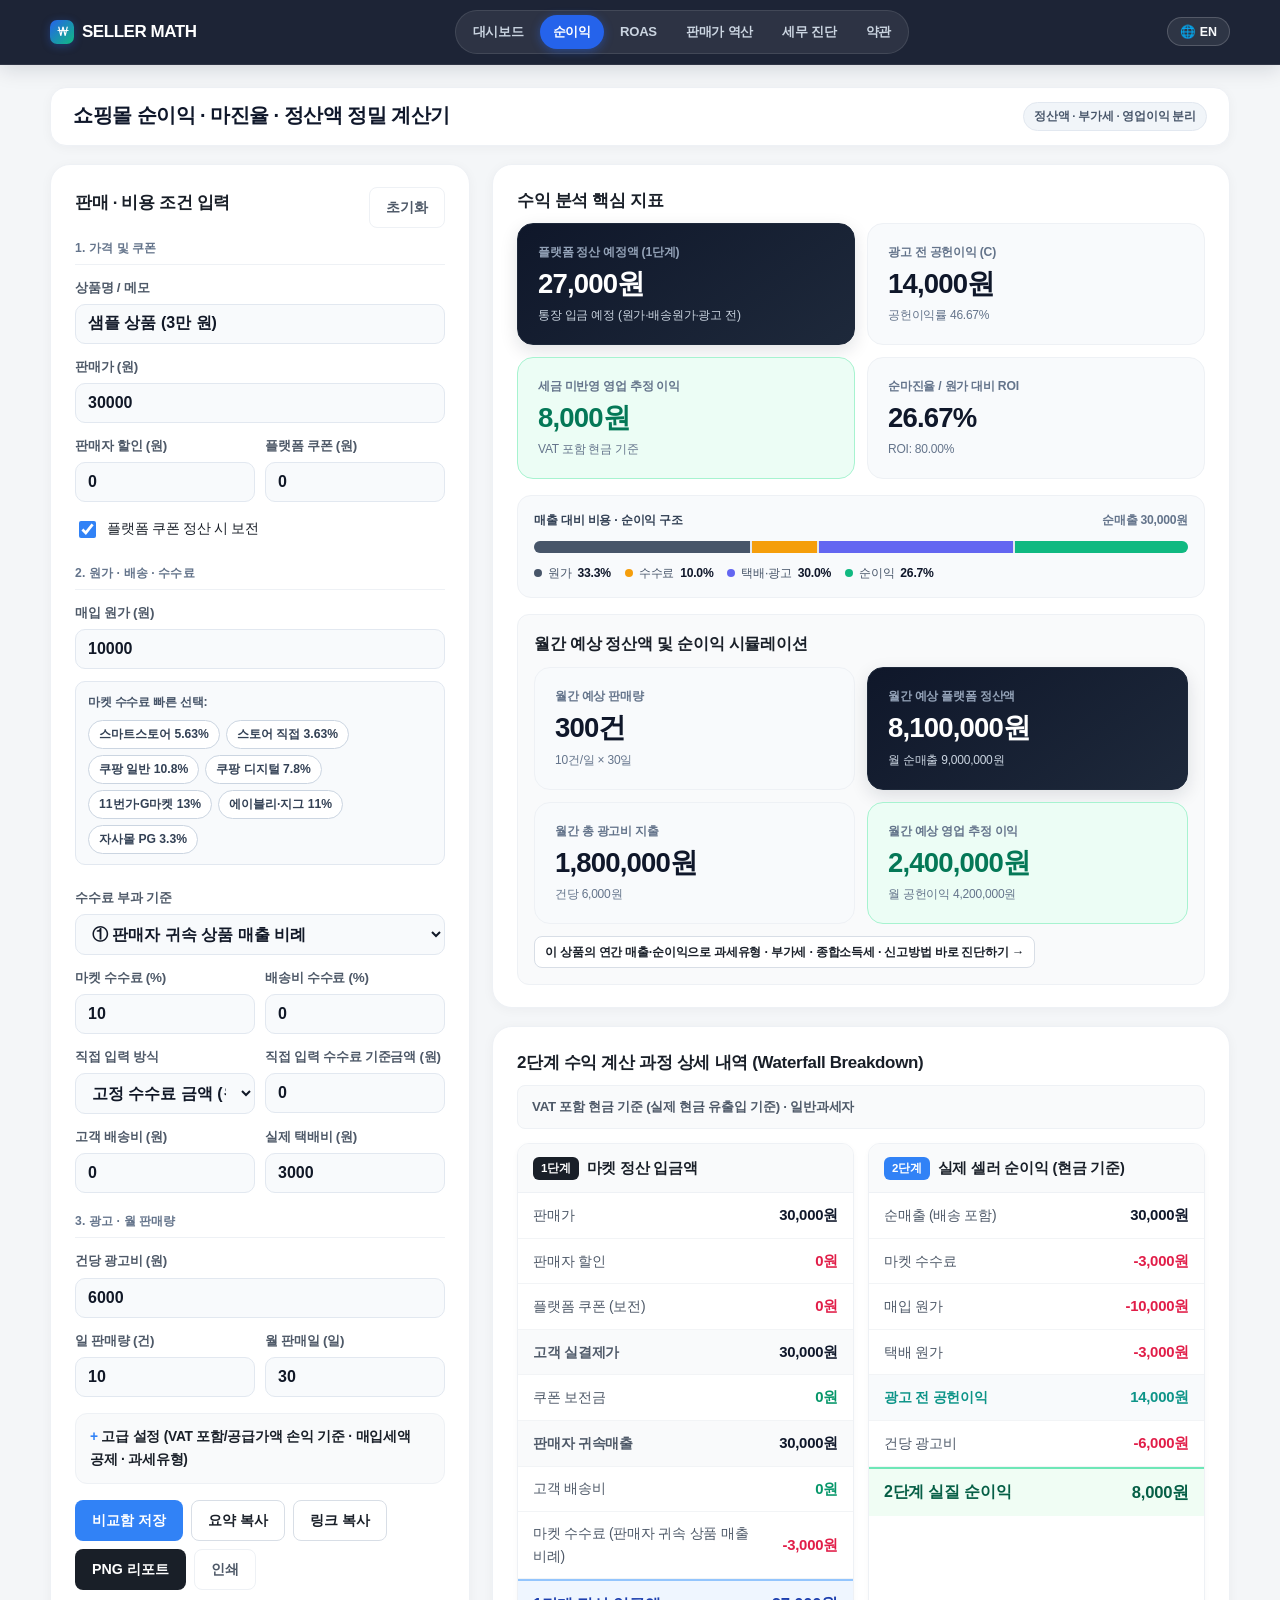
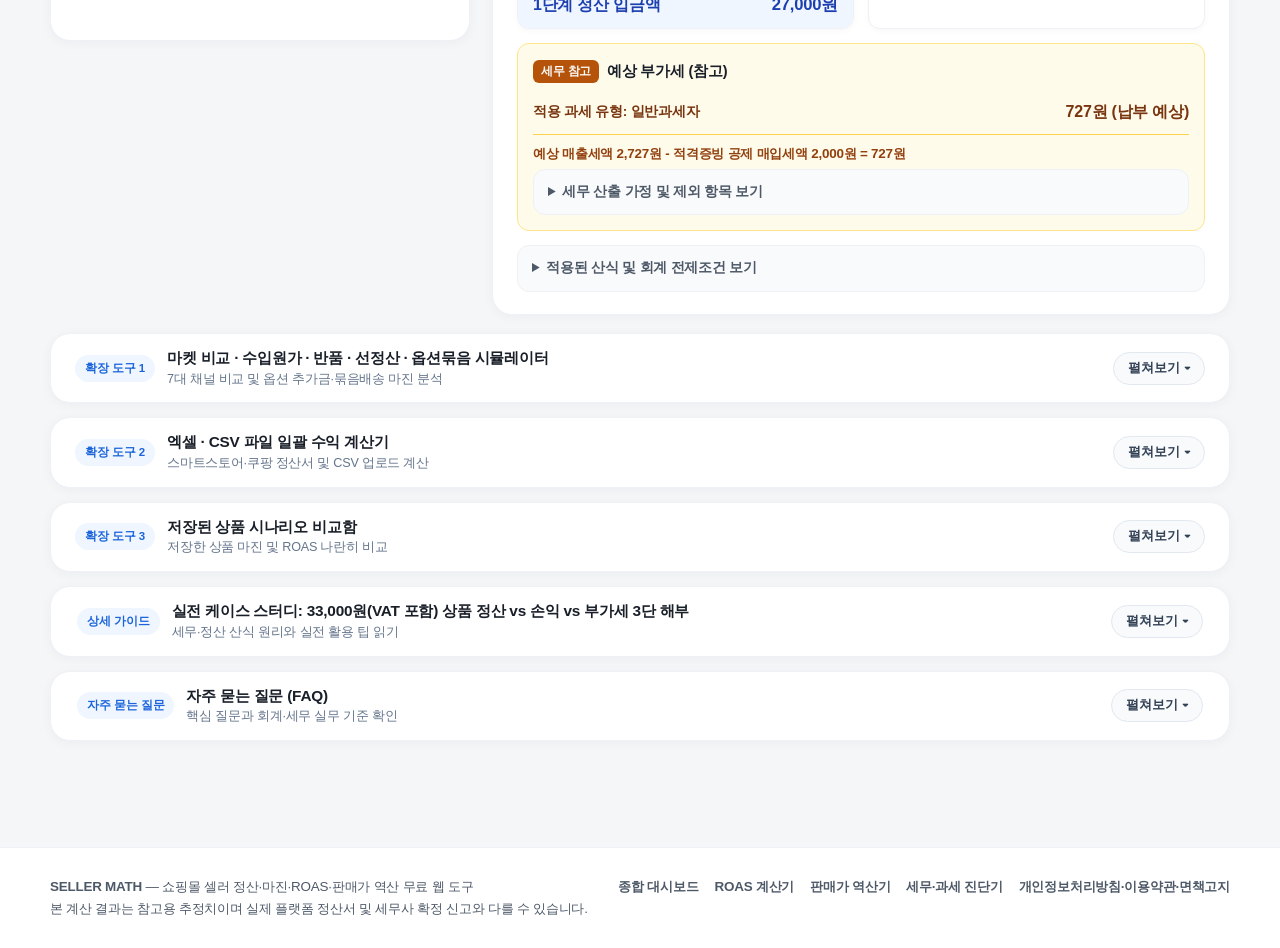
<file: profit-calculator.html>
<!DOCTYPE html>
<html lang="ko">
<head>
  <meta charset="UTF-8">
  <meta name="viewport" content="width=device-width, initial-scale=1.0">
  <title>쇼핑몰 순이익·마진율·정산액 정밀 계산기 | SELLER MATH</title>
  <meta name="description" content="플랫폼 정산 예정액과 실제 영업 추정 이익, 부가세(VAT) 포함/제외 손익, 쿠폰 부담 주체별 매출, 월간 예상 순이익을 정밀하게 계산하는 무료 셀러 마진 계산기입니다.">
  <link rel="canonical" href="https://seller-math.pages.dev/profit-calculator">
  <meta name="robots" content="index, follow">
  <meta property="og:type" content="website">
  <meta property="og:title" content="쇼핑몰 순이익·마진율·정산액 정밀 계산기 | SELLER MATH">
  <meta property="og:description" content="1단계 플랫폼 정산 내역과 2단계 셀러 손익 내역을 분리해 정산액 착시를 막아주는 쇼핑몰 순이익·VAT 계산기.">
  <meta property="og:url" content="https://seller-math.pages.dev/profit-calculator">
  <link rel="icon" type="image/svg+xml" href="favicon.svg">
  <link rel="manifest" href="manifest.json">
  <meta name="theme-color" content="#1d4ed8">
  <link rel="stylesheet" href="style.css">
  <script type="application/ld+json">
  {
    "@context": "https://schema.org",
    "@type": "FAQPage",
    "mainEntity": [
      {
        "@type": "Question",
        "name": "원가나 매출이 0원일 때 왜 ROI와 순마진율이 산출 불가로 표시되나요?",
        "acceptedAnswer": {
          "@type": "Answer",
          "text": "마진율은 이익을 매출로, ROI는 이익을 매입원가(COGS)로 나눈 비율이므로 분모가 0원 이하일 때 왜곡된 0%나 무한대 대신 안전하게 산출 불가를 표시합니다."
        }
      },
      {
        "@type": "Question",
        "name": "입력한 판매가와 원가, 업로드한 엑셀 데이터는 서버에 저장되나요?",
        "acceptedAnswer": {
          "@type": "Answer",
          "text": "아니요. SELLER MATH는 100% 정적 웹사이트로 서버 DB를 사용하지 않으며 모든 계산과 엑셀 파일 파싱이 브라우저 내부에서만 실행됩니다."
        }
      }
    ]
  }
  </script>
  <script type="application/ld+json">
  {
    "@context": "https://schema.org",
    "@type": "SoftwareApplication",
    "name": "SELLER MATH 쇼핑몰 순이익·마진율·정산액 계산기",
    "applicationCategory": "BusinessApplication",
    "operatingSystem": "Web",
    "inLanguage": "ko",
    "url": "https://seller-math.pages.dev/profit-calculator",
    "description": "쿠폰 부담 주체, 수수료 부과 기준 4종, 항목별 부가세 포함 및 매입세액 공제 기준을 반영해 플랫폼 정산 예정액과 셀러 영업이익을 산출하는 무료 웹 계산기입니다.",
    "offers": {
      "@type": "Offer",
      "price": "0",
      "priceCurrency": "KRW"
    }
  }
  </script>
</head>
<body>
  <header class="site-header">
    <div class="header-inner">
      <a class="brand" href="index.html">
        <span class="brand-title">SELLER MATH</span>
        <span class="brand-sub">쇼핑몰 정산 · 마진 · ROAS 계산기</span>
      </a>
      <nav class="main-nav" aria-label="주 메뉴">
        <a class="nav-link" href="index.html">대시보드</a>
        <a class="nav-link active" href="profit-calculator.html">순이익</a>
        <a class="nav-link" href="roas-calculator.html">ROAS</a>
        <a class="nav-link" href="selling-price-calculator.html">판매가 역산</a>
        <a class="nav-link" href="tax-calculator.html">세무 진단</a>
        <a class="nav-link" href="legal.html">약관</a>
      </nav>
    </div>
  </header>

  <main class="page-main">
    <div class="container">
      <section class="hero-card">
        <span class="hero-eyebrow" data-i18n-en="Payout · VAT · Operating Profit">정산액 · 부가세 · 영업이익 분리</span>
        <h1>쇼핑몰 순이익 · 마진율 · 정산액 정밀 계산기</h1>
        <p class="hero-desc" data-i18n-en="Compare estimated marketplace bank payouts with true operating profit after COGS, courier shipping, and ad spend, plus estimated VAT.">
          마켓에서 통장으로 입금해 줄 정산 예정액과 상품 원가·택배비·광고비를 뺀 실제 영업이익, 예상 부가세를 한눈에 비교해 보세요.
        </p>
      </section>

      <aside class="ad-slot ad-slot-banner" aria-label="상단 광고 영역">
        <span>광고 영역 (승인 후 애드센스 / 애드핏 배너 코드 삽입 위치 · CLS 방지 높이 확보)</span>
      </aside>

      <div class="workspace-grid">
        <!-- 좌측 입력 패널 -->
        <section class="card" aria-label="수익 계산 입력 폼">
          <div class="scenario-toolbar">
            <h2 class="card-title">판매 · 비용 조건 입력</h2>
            <div class="btn-row">
              <button type="button" class="btn btn-ghost" id="btn-reset-default">초기화</button>
            </div>
          </div>

          <form id="profit-form" novalidate>
            <div class="form-section-label">1. 가격 및 쿠폰</div>
            <div class="form-grid">
              <div class="field">
                <label for="itemName">상품명 / 메모</label>
                <input id="itemName" name="itemName" type="text" class="input-control" maxlength="80" placeholder="예: 여름 린넨 셔츠">
              </div>
              <div class="field">
                <label for="listPrice">판매가 (원)</label>
                <input id="listPrice" name="listPrice" type="number" min="0" step="10" class="input-control">
              </div>
              <div class="form-grid-2">
                <div class="field">
                  <label for="sellerDiscount">판매자 할인 (원)</label>
                  <input id="sellerDiscount" name="sellerDiscount" type="number" min="0" step="10" class="input-control">
                </div>
                <div class="field">
                  <label for="platformDiscount">플랫폼 쿠폰 (원)</label>
                  <input id="platformDiscount" name="platformDiscount" type="number" min="0" step="10" class="input-control">
                </div>
              </div>
              <label class="checkbox-row">
                <input id="platformSubsidyReimbursed" name="platformSubsidyReimbursed" type="checkbox">
                <span>플랫폼 쿠폰 정산 시 보전</span>
              </label>
            </div>

            <div class="form-section-label">2. 원가 · 배송 · 수수료</div>
            <div class="form-grid">
              <div class="field">
                <label for="cogs">매입 원가 (원)</label>
                <input id="cogs" name="cogs" type="number" min="0" step="10" class="input-control">
              </div>
              <div id="market-preset-container"></div>
              <div class="field">
                <label for="feeBasisMode">수수료 부과 기준</label>
                <select id="feeBasisMode" name="feeBasisMode" class="select-control">
                  <option value="seller_revenue">① 판매자 귀속 상품 매출 비례</option>
                  <option value="customer_payment">② 고객 실결제가 비례</option>
                  <option value="total_payment_with_shipping">③ 배송비 포함 결제금액 비례</option>
                  <option value="custom_basis">④ 직접 입력 수수료 기준</option>
                </select>
              </div>
              <div class="form-grid-2" id="standard-fee-rate-wrap">
                <div class="field">
                  <label for="feeRate">마켓 수수료 (%)</label>
                  <input id="feeRate" name="feeRate" type="number" min="0" max="100" step="0.01" class="input-control">
                </div>
                <div class="field">
                  <label for="shippingFeeRate">배송비 수수료 (%)</label>
                  <input id="shippingFeeRate" name="shippingFeeRate" type="number" min="0" max="100" step="0.01" class="input-control">
                </div>
              </div>

              <div class="form-grid-2" id="custom-fee-wrap" hidden>
                <div class="field">
                  <label for="customFeeMode">직접 입력 방식</label>
                  <select id="customFeeMode" name="customFeeMode" class="select-control">
                    <option value="fixed_fee">고정 수수료 금액 (원)</option>
                    <option value="custom_base_rate">직접 기준금액 × 수수료율(%)</option>
                  </select>
                </div>
                <div class="field">
                  <label for="customFeeBase" id="customFeeBaseLabel">직접 수수료 금액 / 기준금액 (원)</label>
                  <input id="customFeeBase" name="customFeeBase" type="number" min="0" step="10" class="input-control">
                </div>
              </div>

              <div class="form-grid-2">
                <div class="field">
                  <label for="customerShipping">고객 배송비 (원)</label>
                  <input id="customerShipping" name="customerShipping" type="number" min="0" step="10" class="input-control">
                </div>
                <div class="field">
                  <label for="sellerShippingCost">실제 택배비 (원)</label>
                  <input id="sellerShippingCost" name="sellerShippingCost" type="number" min="0" step="10" class="input-control">
                </div>
              </div>
            </div>

            <div class="form-section-label">3. 광고 · 월 판매량</div>
            <div class="form-grid">
              <div class="field">
                <label for="adSpend">건당 광고비 (원)</label>
                <input id="adSpend" name="adSpend" type="number" min="0" step="10" class="input-control">
              </div>
              <div class="form-grid-2">
                <div class="field">
                  <label for="dailyVolume">일 판매량 (건)</label>
                  <input id="dailyVolume" name="dailyVolume" type="number" min="0" step="1" class="input-control">
                </div>
                <div class="field">
                  <label for="monthlyDays">월 판매일 (일)</label>
                  <input id="monthlyDays" name="monthlyDays" type="number" min="0" step="1" class="input-control">
                </div>
              </div>
            </div>

            <!-- 고급 설정: VAT 포함/제외, 매입세액 공제, 과세유형 -->
            <details class="advanced-panel" id="advanced-vat-panel">
              <summary>고급 설정 (VAT 포함/공급가액 손익 기준 · 매입세액 공제 · 과세유형)</summary>
              <div class="advanced-inner">
                <div class="form-grid" style="margin-top: 10px;">
                  <div class="field">
                    <label for="accountingBasis">손익 계산 회계 기준</label>
                    <select id="accountingBasis" name="accountingBasis" class="select-control">
                      <option value="cash_basis">VAT 포함 현금 기준 (실제 통장 입출금)</option>
                      <option value="supply_basis">공급가액 손익 기준 (공제 가능 부가세 제외)</option>
                    </select>
                    <span class="field-help">공급가액 손익 기준 선택 시 적격증빙 공제 가능 항목의 부가세 10%는 영업비용에서 중복 차감하지 않습니다.</span>
                  </div>

                  <div class="field">
                    <label for="taxpayerType">사업자 과세 유형 (참고용 부가세 추정)</label>
                    <select id="taxpayerType" name="taxpayerType" class="select-control">
                      <option value="general">일반과세자</option>
                      <option value="simplified">간이과세자</option>
                      <option value="exempt">면세사업자</option>
                    </select>
                  </div>

                  <div class="form-grid-2" id="simplified-tax-fields" hidden>
                    <div class="field">
                      <label for="simplifiedValueAddedRate">간이과세 업종별 부가가치율 (%)</label>
                      <select id="simplifiedValueAddedRate" name="simplifiedValueAddedRate" class="select-control">
                        <option value="">미선택 (필수 입력 전 계산 보류)</option>
                        <option value="15">소매업(전자상거래)·음식점업·재생용 재료수집 (15%)</option>
                        <option value="20">제조업(최종소비자 상대)·농임어업·소화물운송 (20%)</option>
                        <option value="25">숙박업 (25%)</option>
                        <option value="30">건설업·운수창고업·정보통신업 (30%)</option>
                        <option value="40">부동산임대업·전문과학기술·사업지원·기타서비스 (40%)</option>
                      </select>
                    </div>
                    <div class="field">
                      <label for="simplifiedInputCreditRate">세금계산서 매입 공제율 (%)</label>
                      <input id="simplifiedInputCreditRate" name="simplifiedInputCreditRate" type="number" min="0" max="10" step="0.1" class="input-control">
                    </div>
                  </div>
                </div>

                <table class="vat-item-table" aria-label="항목별 VAT 설정">
                  <thead>
                    <tr>
                      <th>항목</th>
                      <th>VAT(10%) 포함 입력</th>
                      <th>적격증빙 매입세액 공제</th>
                    </tr>
                  </thead>
                  <tbody>
                    <tr>
                      <td>매출(판매가·배송비)</td>
                      <td><input id="revenueVatIncluded" name="revenueVatIncluded" type="checkbox" aria-label="매출 VAT 포함 입력"></td>
                      <td><span class="field-help">매출세액 기준</span></td>
                    </tr>
                    <tr>
                      <td>상품 원가 (COGS)</td>
                      <td><input id="cogsVatIncluded" name="cogsVatIncluded" type="checkbox" aria-label="원가 VAT 포함 입력"></td>
                      <td><input id="cogsVatDeductible" name="cogsVatDeductible" type="checkbox" aria-label="원가 매입세액 공제"></td>
                    </tr>
                    <tr>
                      <td>마켓 수수료</td>
                      <td><input id="feeVatIncluded" name="feeVatIncluded" type="checkbox" aria-label="수수료 VAT 포함 입력"></td>
                      <td><input id="feeVatDeductible" name="feeVatDeductible" type="checkbox" aria-label="수수료 매입세액 공제"></td>
                    </tr>
                    <tr>
                      <td>판매자 택배 원가</td>
                      <td><input id="shippingVatIncluded" name="shippingVatIncluded" type="checkbox" aria-label="배송원가 VAT 포함 입력"></td>
                      <td><input id="shippingVatDeductible" name="shippingVatDeductible" type="checkbox" aria-label="배송원가 매입세액 공제"></td>
                    </tr>
                    <tr>
                      <td>건당 광고비</td>
                      <td><input id="adVatIncluded" name="adVatIncluded" type="checkbox" aria-label="광고비 VAT 포함 입력"></td>
                      <td><input id="adVatDeductible" name="adVatDeductible" type="checkbox" aria-label="광고비 매입세액 공제"></td>
                    </tr>
                  </tbody>
                </table>
              </div>
            </details>
          </form>

          <div class="btn-row" style="margin-top: 16px;">
            <button type="button" class="btn btn-primary" id="btn-save-scenario">비교함 저장</button>
            <button type="button" class="btn btn-outline" id="btn-copy-summary">요약 복사</button>
            <button type="button" class="btn btn-outline" id="btn-share-url">링크 복사</button>
            <button type="button" class="btn btn-secondary" id="btn-download-png">PNG 리포트</button>
            <button type="button" class="btn btn-ghost" id="btn-print-page">인쇄</button>
          </div>
          <div id="action-toast" class="toast-msg" aria-live="polite"></div>
        </section>

        <!-- 우측 결과 패널 -->
        <div>
          <section class="card" aria-label="계산 결과 요약">
            <h2 class="card-title">수익 분석 핵심 지표</h2>
            <p class="card-subtitle">모든 지표는 단일 공통 회계 엔진에서 실시간으로 산출됩니다.</p>
            <div id="profit-kpi-grid" class="kpi-grid"></div>
            <div id="profit-split-bar"></div>

            <!-- 월간 예상 정산액 및 순이익 계산기 -->
            <div class="chart-container" id="monthly-sim-box">
              <h3 class="section-subtitle" style="margin-bottom: 10px;">월간 예상 정산액 및 순이익 시뮬레이션</h3>
              <div id="monthly-kpi-grid" class="kpi-grid" style="margin-bottom: 0;"></div>
              <div class="btn-row" style="margin-top: 12px;">
                <a class="btn btn-outline btn-table-sm" href="tax-calculator.html?from=profit">이 상품의 연간 매출·순이익으로 과세유형 · 부가세 · 종합소득세 · 신고방법 바로 진단하기 →</a>
              </div>
            </div>
          </section>

          <section class="card" aria-label="2단계 Waterfall 수익 상세 내역">
            <h2 class="card-title">2단계 수익 계산 과정 상세 내역 (Waterfall Breakdown)</h2>
            <p class="card-subtitle">플랫폼 정산 예정액과 셀러 실질 손익, 세무 참고 부가세 추정치를 한눈에 대조할 수 있습니다.</p>
            <div id="waterfall-container"></div>
          </section>
        </div>
      </div>

      <!-- 4-탭 셀러 실전 확장 워크벤치 -->
      <section class="card" aria-label="셀러 실전 확장 시뮬레이터">
        <div id="seller-workbench-container"></div>
      </section>

      <!-- 엑셀(.xlsx/.csv) & 표 붙여넣기 일괄 계산기 -->
      <section class="card" aria-label="엑셀 파일 일괄 계산기">
        <div id="bulk-excel-container"></div>
      </section>

      <!-- 시나리오 비교 및 CSV 내보내기 -->
      <section class="card" aria-label="저장된 상품 시나리오 비교">
        <div id="scenario-container"></div>
      </section>

      <!-- 본문 중간 광고 슬롯 -->
      <aside class="ad-slot ad-slot-incontent" aria-label="본문 광고 영역">
        <span>광고 영역 (승인 후 애드센스 반응형 / 애드핏 코드 삽입 위치 · CLS 방지)</span>
      </aside>

      <!-- Phase 3: 애드센스 승인용 독창적 실전 케이스 스터디 -->
      <article class="article-section">
        <h2>실전 케이스 스터디: 33,000원(VAT 포함) 상품 정산 vs 손익 vs 부가세 3단 해부</h2>
        <p>
          많은 초보 셀러가 "33,000원에 팔고 원가가 11,000원, 수수료 10%(3,300원), 택배비 3,300원, 광고비 3,300원이면 12,100원이 전부 내 순이익이다"라고 계산합니다.
          하지만 일반과세자 기준으로는 통장에 남아 있는 현금 12,100원 안에 추후 세무서에 납부해야 할 부가가치세가 섞여 있습니다.
          아래 버튼으로 해당 사례를 계산기에 즉시 불러와 숫자를 직접 대조해 보세요.
        </p>
        <div class="btn-row" style="margin-bottom: 14px;">
          <button type="button" class="btn btn-secondary" id="btn-apply-33k-case">위 33,000원 케이스 스터디 값 계산기에 즉시 적용하기</button>
        </div>

        <div class="table-responsive">
          <table class="data-table">
            <thead>
              <tr>
                <th>항목 (적격증빙 세금계산서 수취 가정)</th>
                <th class="num">1. 플랫폼 정산 기준</th>
                <th class="num">2. VAT 포함 현금 흐름</th>
                <th class="num">3. 공급가액 손익 기준</th>
                <th class="num">예상 부가세 (10%)</th>
              </tr>
            </thead>
            <tbody>
              <tr>
                <td>판매 매출 (고객 결제 33,000원)</td>
                <td class="num">33,000원</td>
                <td class="num">33,000원</td>
                <td class="num">30,000원</td>
                <td class="num">+3,000원 (매출세액)</td>
              </tr>
              <tr>
                <td>(-) 마켓 수수료 (10%)</td>
                <td class="num text-negative">-3,300원</td>
                <td class="num text-negative">-3,300원</td>
                <td class="num text-negative">-3,000원</td>
                <td class="num text-positive">-300원 (매입세액)</td>
              </tr>
              <tr class="row-highlight">
                <td>(=) 플랫폼 통장 정산 예정액</td>
                <td class="num">29,700원</td>
                <td class="num">-</td>
                <td class="num">-</td>
                <td class="num">-</td>
              </tr>
              <tr>
                <td>(-) 상품 매입 원가 (COGS)</td>
                <td class="num">차감 안 됨</td>
                <td class="num text-negative">-11,000원</td>
                <td class="num text-negative">-10,000원</td>
                <td class="num text-positive">-1,000원 (매입세액)</td>
              </tr>
              <tr>
                <td>(-) 판매자 부담 택배 원가</td>
                <td class="num">차감 안 됨</td>
                <td class="num text-negative">-3,300원</td>
                <td class="num text-negative">-3,000원</td>
                <td class="num text-positive">-300원 (매입세액)</td>
              </tr>
              <tr>
                <td>(=) 광고 전 공헌이익 (C)</td>
                <td class="num">-</td>
                <td class="num">15,400원</td>
                <td class="num">14,000원</td>
                <td class="num">+1,400원</td>
              </tr>
              <tr>
                <td>(-) 건당 광고비 지출</td>
                <td class="num">차감 안 됨</td>
                <td class="num text-negative">-3,300원</td>
                <td class="num text-negative">-3,000원</td>
                <td class="num text-positive">-300원 (매입세액)</td>
              </tr>
              <tr class="row-highlight">
                <td>(=) 최종 이익 / 납부 부가세 추정</td>
                <td class="num">정산액 29,700원</td>
                <td class="num text-positive">현금 잔액 12,100원</td>
                <td class="num text-positive">영업이익 11,000원</td>
                <td class="num text-negative">납부세액 1,100원</td>
              </tr>
            </tbody>
          </table>
        </div>

        <h3>핵심 인사이트: 현금 잔액(12,100원) - 예상 부가세(1,100원) = 실질 영업이익(11,000원)</h3>
        <p data-i18n-en="In the table above, the 1,100 KRW difference between the 12,100 KRW cash balance and 11,000 KRW supply-basis operating profit equals exact net VAT payable (3,000 Output VAT - 1,900 Input VAT). If inventory was bought without a tax invoice, the 1,000 KRW VAT credit is lost, raising VAT payable to 2,100 KRW and reducing net profit to 10,000 KRW.">
          위 표에서 보듯 현금 기준 잔액 12,100원과 공급가액 기준 실질 영업이익 11,000원의 차이인 <strong>1,100원</strong>은 정확히 매출세액(3,000원)에서 매입세액 합계(1,900원)를 뺀 납부 예정 부가가치세입니다.
          만약 상품 매입 원가 11,000원에 대해 세금계산서를 받지 않고 무자료 현금 사입했다면 매입세액 1,000원을 공제받지 못하므로 납부 부가세는 2,100원으로 늘어나고, 실질 이익은 10,000원으로 하락합니다.
        </p>

        <h3>반품 1건 발생 시 왕복 배송비 손실 분석: 정상 판매 몇 건의 이익을 상쇄할까?</h3>
        <p data-i18n-en="Suppose one seller-fault (or free-return) return occurs on this 33,000 KRW free-shipping item. Round-trip shipping of 6,600 KRW (3,300 outbound + 3,300 return), sunk ad spend of 3,300 KRW, and ~1,100 KRW in packaging/inspection combine for roughly 11,000 KRW in total cash loss (10,000 KRW supply basis).">
          무료배송 조건으로 판매하던 위 33,000원 상품에서 판매자 귀책 사유(또는 무료반품 이벤트)로 반품이 1건 발생했다고 가정해 보겠습니다.
          초도 발송 택배비 3,300원과 회수 택배비 3,300원을 합산한 <strong>왕복 배송비 6,600원(공급가액 6,000원)</strong>이 즉시 현금 손실로 발생합니다.
          여기에 이미 지출해 회수할 수 없는 건당 광고비 3,300원(공급가액 3,000원)과 포장 부자재·검수 인건비 약 1,100원까지 더하면 <strong>반품 1건의 총 매몰 손실은 약 11,000원(공급가액 약 10,000원)</strong>에 달합니다.
        </p>
        <p data-i18n-en="Even with an 11,000 KRW unit profit, 1 return wipes out 100% of 1 successful order's profit. On a lower-margin item earning 3,000 KRW per sale, a 9,900 KRW return loss requires 3.3+ extra normal sales just to break even. High-return categories must bake expected return shipping into unit cost.">
          즉, 건당 실질 영업이익이 11,000원인 위 상품에서조차 <strong>반품 1건이 발생하면 정상 판매 1건에서 벌어들인 순이익 전체(100%)가 그대로 증발</strong>합니다.
          만약 순마진율이 10% 내외(건당 순이익 3,000원)인 저마진 상품이었다면 왕복 배송비 6,600원 + 광고비 3,300원 손실(9,900원)을 메우기 위해 <strong>정상 판매 3.3건 이상을 추가로 팔아야 겨우 본전</strong>을 회복할 수 있습니다.
          따라서 반품률이 높은 의류·잡화 카테고리는 반드시 예상 반품률과 왕복 배송비를 원가 또는 배송원가 항목에 반영해 마진 방어선을 확인해야 합니다.
        </p>
      </article>

      <!-- FAQ -->
      <section class="article-section" aria-label="자주 묻는 질문">
        <h2>자주 묻는 질문 (FAQ)</h2>
        <div class="faq-list">
          <details class="faq-item">
            <summary>원가나 매출이 0원일 때 왜 ROI와 순마진율이 '산출 불가'로 표시되나요?</summary>
            <p>
              마진율은 이익을 매출로 나눈 비율이고, ROI(투자수익률)는 이익을 투하 원가(COGS)로 나눈 비율입니다.
              분모가 0원 이하일 때 억지로 0%나 무한대(Infinity)를 출력하면 의사결정을 왜곡하므로, 매출 0원 시 마진율과 원가 0원 시 ROI를 각각 산출 불가로 안전하게 표시합니다.
            </p>
          </details>
          <details class="faq-item">
            <summary>간이과세자인데 예상 부가세 금액이 바로 나오지 않는 이유는 무엇인가요?</summary>
            <p>
              간이과세자는 업종별 부가가치율(15%~40%)과 적격증빙(세금계산서 등) 수취 비율에 따라 납부세액 계산 구조가 일반과세자와 완전히 다릅니다.
              필수 입력 항목인 업종별 부가가치율을 선택하지 않은 상태에서 임의의 세액을 보여드리는 것은 부정확한 정보 제공이 되므로, 고급 설정에서 업종별 부가가치율을 선택하실 때까지 계산을 보류하고 안내 문구를 표시합니다.
            </p>
          </details>
          <details class="faq-item">
            <summary>입력한 판매가와 원가 데이터는 서버에 저장되나요?</summary>
            <p data-i18n-en="No. SELLER MATH is a 100% static website with zero backend databases. All calculations execute locally in your browser, and only your latest numeric presets and saved scenarios are stored in localStorage.">
              아니요. SELLER MATH는 100% 정적 웹사이트로 서버 데이터베이스를 사용하지 않습니다. 모든 계산은 사용자의 브라우저 내부에서 실행되며, 편리한 화면 이동을 위해 마지막 숫자 설정값만 브라우저 <code>localStorage</code>에 보관합니다.
            </p>
          </details>
        </div>
      </section>
    </div>
  </main>

  <footer class="site-footer">
    <div class="container footer-inner">
      <div>
        <strong>SELLER MATH</strong> — 쇼핑몰 셀러 정산·마진·ROAS·판매가 역산 무료 웹 도구<br>
        <span>본 계산 결과는 참고용 추정치이며 실제 플랫폼 정산서 및 세무사 확정 신고와 다를 수 있습니다.</span>
      </div>
      <div class="footer-links">
        <a href="index.html">종합 대시보드</a>
        <a href="roas-calculator.html">ROAS 계산기</a>
        <a href="selling-price-calculator.html">판매가 역산기</a>
        <a href="tax-calculator.html">세무·과세 진단기</a>
        <a href="legal.html">개인정보처리방침·이용약관·면책고지</a>
      </div>
    </div>
  </footer>

  <script src="common.js"></script>
  <script>
    (function () {
      'use strict';
      var SM = window.SellerMath;
      var form = document.getElementById('profit-form');
      var kpiGrid = document.getElementById('profit-kpi-grid');
      var monthlyGrid = document.getElementById('monthly-kpi-grid');
      var waterfallContainer = document.getElementById('waterfall-container');
      var scenarioContainer = document.getElementById('scenario-container');
      var toastEl = document.getElementById('action-toast');

      var customFeeWrap = document.getElementById('custom-fee-wrap');
      var standardFeeRateWrap = document.getElementById('standard-fee-rate-wrap');
      var simplifiedFields = document.getElementById('simplified-tax-fields');

      var lastResult = null;

      var NUMERIC_FIELDS = [
        'listPrice', 'sellerDiscount', 'platformDiscount', 'cogs',
        'feeRate', 'customFeeBase', 'customerShipping', 'sellerShippingCost',
        'shippingFeeRate', 'adSpend', 'dailyVolume', 'monthlyDays',
        'simplifiedInputCreditRate'
      ];
      var CHECKBOX_FIELDS = [
        'platformSubsidyReimbursed', 'revenueVatIncluded',
        'cogsVatIncluded', 'cogsVatDeductible',
        'feeVatIncluded', 'feeVatDeductible',
        'shippingVatIncluded', 'shippingVatDeductible',
        'adVatIncluded', 'adVatDeductible'
      ];
      var SELECT_FIELDS = [
        'feeBasisMode', 'customFeeMode', 'accountingBasis', 'taxpayerType'
      ];

      function writeInputsToForm(inp) {
        document.getElementById('itemName').value = inp.itemName || '';
        NUMERIC_FIELDS.forEach(function (key) {
          var el = document.getElementById(key);
          if (el) el.value = inp[key];
        });
        CHECKBOX_FIELDS.forEach(function (key) {
          var el = document.getElementById(key);
          if (el) el.checked = Boolean(inp[key]);
        });
        SELECT_FIELDS.forEach(function (key) {
          var el = document.getElementById(key);
          if (el) el.value = inp[key];
        });
        var simpEl = document.getElementById('simplifiedValueAddedRate');
        if (simpEl) {
          simpEl.value = inp.simplifiedValueAddedRate !== null ? String(inp.simplifiedValueAddedRate) : '';
        }
      }

      function readInputsFromForm() {
        var current = SM.loadSharedInputs();
        current.itemName = document.getElementById('itemName').value;
        NUMERIC_FIELDS.forEach(function (key) {
          var el = document.getElementById(key);
          if (el) current[key] = el.value;
        });
        CHECKBOX_FIELDS.forEach(function (key) {
          var el = document.getElementById(key);
          if (el) current[key] = el.checked;
        });
        SELECT_FIELDS.forEach(function (key) {
          var el = document.getElementById(key);
          if (el) current[key] = el.value;
        });
        var simpVal = document.getElementById('simplifiedValueAddedRate').value;
        current.simplifiedValueAddedRate = simpVal === '' ? null : Number(simpVal);
        return SM.normalizeInputs(current);
      }

      var PAGE_DICT = {
        '계산기 01 · 2단계 정산·손익 분리': 'Calculator 01 · 2-Stage Payout & P&L',
        '쇼핑몰 순이익 · 마진율 · 정산액 정밀 계산기': 'E-Commerce Profit, Margin & Settlement Calculator',
        '플랫폼이 통장에 입금하는 정산 예정액과 상품 원가·택배비·광고비를 뺀 실제 영업이익, 그리고 세무 참고용 부가세 추정액을 명확히 분리해 산출합니다.': 'Clearly separates estimated marketplace bank payouts from true operating profit after COGS, courier cost, and ads, alongside reference VAT estimates.',
        '판매 · 비용 조건 입력': 'Sales & Cost Inputs',
        '3. 광고비 및 월간 판매량 가정': '3. Ad Spend & Monthly Volume',
        '수익 분석 핵심 지표': 'Key Profit Metrics',
        '모든 지표는 단일 공통 회계 엔진에서 실시간으로 산출됩니다.': 'All metrics update in real time from the unified accounting engine.',
        '월간 예상 정산액 및 순이익 시뮬레이션': 'Monthly Payout & Profit Projection',
        '2단계 수익 계산 과정 상세 내역 (Waterfall Breakdown)': '2-Stage Profit Waterfall Breakdown',
        '플랫폼 정산 예정액과 셀러 실질 손익, 세무 참고 부가세 추정치를 한눈에 대조할 수 있습니다.': 'Compare platform payouts, operating profit, and VAT reference estimates side by side.',
        '실전 케이스 스터디: 33,000원(VAT 포함) 상품 정산 vs 손익 vs 부가세 3단 해부': 'Case Study: 33,000 KRW (Incl. VAT) Payout vs. P&L vs. VAT Breakdown',
        '많은 초보 셀러가 "33,000원에 팔고 원가가 11,000원, 수수료 10%(3,300원), 택배비 3,300원, 광고비 3,300원이면 12,100원이 전부 내 순이익이다"라고 계산합니다. 하지만 일반과세자 기준으로는 통장에 남아 있는 현금 12,100원 안에 추후 세무서에 납부해야 할 부가가치세가 섞여 있습니다. 아래 버튼으로 해당 사례를 계산기에 즉시 불러와 숫자를 직접 대조해 보세요.': 'Many new sellers assume 12,100 KRW remaining cash on a 33,000 KRW sale is pure profit. For general taxpayers, however, that cash still includes VAT owed to the tax office. Load this example below to verify each figure.',
        '위 33,000원 케이스 스터디 값 계산기에 즉시 적용하기': 'Load 33,000 KRW Case Study into Calculator',
        '항목 (적격증빙 세금계산서 수취 가정)': 'Line Item (Assuming Qualified Tax Invoices)',
        '1. 플랫폼 정산 기준': '1. Platform Payout',
        '2. VAT 포함 현금 흐름': '2. VAT-Incl. Cash Flow',
        '3. 공급가액 손익 기준': '3. Supply-Value P&L',
        '예상 부가세 (10%)': 'Est. VAT (10%)',
        '판매 매출 (고객 결제 33,000원)': 'Sales Revenue (33,000 KRW Paid)',
        '33,000원': '33,000 KRW',
        '30,000원': '30,000 KRW',
        '+3,000원 (매출세액)': '+3,000 KRW (Output)',
        '(-) 마켓 수수료 (10%)': '(-) Marketplace Fee (10%)',
        '-3,300원': '-3,300 KRW',
        '-3,000원': '-3,000 KRW',
        '-300원 (매입세액)': '-300 KRW (Input)',
        '(=) 플랫폼 통장 정산 예정액': '(=) Est. Platform Payout',
        '29,700원': '29,700 KRW',
        '(-) 상품 매입 원가 (COGS)': '(-) Product Cost (COGS)',
        '차감 안 됨': 'Not Deducted',
        '-11,000원': '-11,000 KRW',
        '-10,000원': '-10,000 KRW',
        '-1,000원 (매입세액)': '-1,000 KRW (Input)',
        '(-) 판매자 부담 택배 원가': '(-) Seller Shipping Cost',
        '(=) 광고 전 공헌이익 (C)': '(=) Contribution Margin (C)',
        '15,400원': '15,400 KRW',
        '14,000원': '14,000 KRW',
        '+1,400원': '+1,400 KRW',
        '(-) 건당 광고비 지출': '(-) Ad Spend per Order',
        '(=) 최종 이익 / 납부 부가세 추정': '(=) Final Profit / Est. VAT Payable',
        '정산액 29,700원': 'Payout 29,700 KRW',
        '현금 잔액 12,100원': 'Cash 12,100 KRW',
        '영업이익 11,000원': 'Profit 11,000 KRW',
        '납부세액 1,100원': 'VAT Due 1,100 KRW',
        '핵심 인사이트: 현금 잔액(12,100원) - 예상 부가세(1,100원) = 실질 영업이익(11,000원)': 'Key Insight: Cash Balance (12,100) - Est. VAT (1,100) = True Operating Profit (11,000)',
        '반품 1건 발생 시 왕복 배송비 손실 분석: 정상 판매 몇 건의 이익을 상쇄할까?': 'Return Cost Analysis: How Many Successful Sales Does 1 Return Erase?',
        '원가나 매출이 0원일 때 왜 ROI와 순마진율이 \'산출 불가\'로 표시되나요?': 'Why do ROI and Net Margin show N/A when COGS or Revenue is zero?',
        '마진율은 이익을 매출로 나눈 비율이고, ROI(투자수익률)는 이익을 투하 원가(COGS)로 나눈 비율입니다. 분모가 0원 이하일 때 억지로 0%나 무한대(Infinity)를 출력하면 의사결정을 왜곡하므로, 매출 0원 시 마진율과 원가 0원 시 ROI를 각각 산출 불가로 안전하게 표시합니다.': 'Net Margin divides profit by revenue, and ROI divides profit by COGS. Showing 0% or Infinity when denominators are zero misleads pricing decisions, so N/A is shown safely.',
        '간이과세자인데 예상 부가세 금액이 바로 나오지 않는 이유는 무엇인가요?': 'Why is Simplified Taxpayer VAT pending until an industry rate is selected?',
        '간이과세자는 업종별 부가가치율(15%~40%)과 적격증빙(세금계산서 등) 수취 비율에 따라 납부세액 계산 구조가 일반과세자와 완전히 다릅니다. 필수 입력 항목인 업종별 부가가치율을 선택하지 않은 상태에서 임의의 세액을 보여드리는 것은 부정확한 정보 제공이 되므로, 고급 설정에서 업종별 부가가치율을 선택하실 때까지 계산을 보류하고 안내 문구를 표시합니다.': 'Simplified VAT relies strictly on your industry value-added rate (15%-40%). To avoid arbitrary estimates, VAT output pauses until you choose an industry rate in Advanced Settings.',
        '입력한 판매가와 원가 데이터는 서버에 저장되나요?': 'Is my pricing or cost data uploaded to a server?',
        '이 상품의 연간 매출·순이익으로 과세유형 · 부가세 · 종합소득세 · 신고방법 바로 진단하기 →': 'Diagnose Korean VAT, Income Tax & HomeTax Filing with this Item →',
        '본 계산 결과는 참고용 추정치이며 실제 플랫폼 정산서 및 세무사 확정 신고와 다를 수 있습니다.': 'Results are reference estimates only and may differ from official marketplace settlements and tax filings.'
      };

      function syncConditionalUi(inp) {
        var isCustom = inp.feeBasisMode === 'custom_basis';
        customFeeWrap.hidden = !isCustom;
        if (isCustom && inp.customFeeMode === 'fixed_fee') {
          document.getElementById('feeRate').disabled = true;
          document.getElementById('customFeeBaseLabel').textContent = SM.t('고정 수수료 금액 (원)', 'Fixed Fee Amount (KRW)');
        } else {
          document.getElementById('feeRate').disabled = false;
          document.getElementById('customFeeBaseLabel').textContent = SM.t('직접 입력 수수료 기준금액 (원)', 'Custom Fee Basis Amount (KRW)');
        }
        simplifiedFields.hidden = inp.taxpayerType !== 'simplified';
      }

      function renderResults() {
        var inp = readInputsFromForm();
        SM.saveSharedInputs(inp);
        syncConditionalUi(inp);

        var res = SM.calculateProfit(inp);
        lastResult = res;

        // KPI Cards
        SM.clearEl(kpiGrid);
        var kpis = [
          {
            label: SM.t('플랫폼 정산 예정액 (1단계)', 'Est. Platform Payout (Stage 1)'),
            value: SM.formatCurrency(res.platformSettlement),
            sub: SM.t('통장 입금 예정 (원가·배송원가·광고 전)', 'Bank Payout (Before COGS/Shipping/Ads)'),
            cls: 'kpi-highlight'
          },
          {
            label: SM.t('광고 전 공헌이익 (C)', 'Pre-Ad Contribution Margin (C)'),
            value: SM.formatCurrency(res.contributionMargin),
            sub: SM.t('공헌이익률 ', 'Contrib. Margin ') + res.contributionMarginLabel,
            cls: res.contributionMargin > 0 ? '' : 'kpi-negative'
          },
          {
            label: SM.t('세금 미반영 영업 추정 이익', 'Pre-Tax Est. Operating Profit'),
            value: SM.formatCurrency(res.operatingProfit),
            sub: inp.accountingBasis === 'supply_basis' ? SM.t('공급가액 손익 기준', 'Supply-Value Basis') : SM.t('VAT 포함 현금 기준', 'VAT-Inclusive Cash Basis'),
            cls: res.operatingProfit >= 0 ? 'kpi-positive' : 'kpi-negative'
          },
          {
            label: SM.t('순마진율 / 원가 대비 ROI', 'Net Margin / Cost ROI'),
            value: res.netMarginLabel,
            sub: 'ROI: ' + res.roiLabel,
            cls: ''
          }
        ];

        kpis.forEach(function (k) {
          var card = SM.createEl('div', 'kpi-card ' + k.cls);
          card.appendChild(SM.createEl('span', 'kpi-label', k.label));
          card.appendChild(SM.createEl('strong', 'kpi-value', k.value));
          card.appendChild(SM.createEl('span', 'kpi-sub', k.sub));
          kpiGrid.appendChild(card);
        });

        // Revenue Split Bar & Monthly KPI Cards
        SM.renderRevenueSplitBar(document.getElementById('profit-split-bar'), res);
        SM.clearEl(monthlyGrid);
        var mKpis = [
          {
            label: SM.t('월간 예상 판매량', 'Monthly Est. Orders'),
            value: SM.formatNumber(res.monthlyUnits, 0) + SM.t('건', ' orders'),
            sub: inp.dailyVolume + SM.t('건/일 × ', '/day × ') + inp.monthlyDays + SM.t('일', 'd'),
            cls: ''
          },
          {
            label: SM.t('월간 예상 플랫폼 정산액', 'Monthly Est. Payout'),
            value: SM.formatCurrency(res.monthlySettlement),
            sub: SM.t('월 순매출 ', 'Monthly Rev ') + SM.formatCurrency(res.monthlyRevenue),
            cls: 'kpi-highlight'
          },
          {
            label: SM.t('월간 총 광고비 지출', 'Monthly Ad Spend'),
            value: SM.formatCurrency(res.monthlyAdSpend),
            sub: SM.t('건당 ', 'Per order ') + SM.formatCurrency(res.recognizedAdSpend),
            cls: ''
          },
          {
            label: SM.t('월간 예상 영업 추정 이익', 'Monthly Est. Operating Profit'),
            value: SM.formatCurrency(res.monthlyOperatingProfit),
            sub: SM.t('월 공헌이익 ', 'Monthly C ') + SM.formatCurrency(res.monthlyContributionMargin),
            cls: res.monthlyOperatingProfit >= 0 ? 'kpi-positive' : 'kpi-negative'
          }
        ];

        mKpis.forEach(function (mk) {
          var card = SM.createEl('div', 'kpi-card ' + mk.cls);
          card.appendChild(SM.createEl('span', 'kpi-label', mk.label));
          card.appendChild(SM.createEl('strong', 'kpi-value', mk.value));
          card.appendChild(SM.createEl('span', 'kpi-sub', mk.sub));
          monthlyGrid.appendChild(card);
        });

        // 2-Stage Waterfall Breakdown
        SM.renderWaterfallBreakdown(waterfallContainer, res);
        if (typeof marketPresetsCtrl !== 'undefined' && marketPresetsCtrl) {
          marketPresetsCtrl.syncActiveByInputs(inp);
        }
        if (typeof sellerWorkbenchCtrl !== 'undefined' && sellerWorkbenchCtrl) {
          sellerWorkbenchCtrl.recalculate();
        }
      }

      function refreshScenarios() {
        var scenarios = SM.loadScenarios();
        SM.renderScenarioTable(
          scenarioContainer,
          scenarios,
          function (id) {
            SM.deleteScenario(id);
            refreshScenarios();
            showToast(SM.t('선택한 시나리오를 삭제했습니다.', 'Selected scenario deleted.'));
          },
          function (list) {
            SM.exportScenariosToCsv(list, 'seller-math-profit-scenarios');
            showToast(SM.t('CSV 파일을 다운로드했습니다.', 'CSV file downloaded.'));
          },
          function () {
            SM.clearScenarios();
            refreshScenarios();
            showToast(SM.t('저장된 시나리오를 모두 삭제했습니다.', 'All scenarios cleared.'));
          }
        );
      }

      function showToast(msg) {
        toastEl.textContent = msg;
        setTimeout(function () {
          if (toastEl.textContent === msg) toastEl.textContent = '';
        }, 3500);
      }

      form.addEventListener('input', renderResults);
      form.addEventListener('change', renderResults);
      document.getElementById('taxpayerType').addEventListener('change', function () {
        var simp = document.getElementById('simplifiedValueAddedRate');
        if (this.value === 'simplified' && simp && simp.value === '') {
          simp.value = '15';
          renderResults();
        }
      });

      document.getElementById('btn-reset-default').addEventListener('click', function () {
        var def = SM.cloneDefaults();
        SM.saveSharedInputs(def);
        writeInputsToForm(def);
        renderResults();
        showToast(SM.t('표준 테스트 값(30,000원 기준)으로 초기화했습니다.', 'Reset to standard 30,000 KRW preset.'));
      });

      document.getElementById('btn-apply-33k-case').addEventListener('click', function () {
        var case33 = Object.assign(SM.cloneDefaults(), {
          itemName: SM.t('케이스 스터디 33,000원 상품 (VAT 포함)', 'Case Study 33,000 KRW Item (Incl. VAT)'),
          listPrice: 33000,
          cogs: 11000,
          feeRate: 10,
          sellerShippingCost: 3300,
          adSpend: 3300,
          accountingBasis: 'supply_basis',
          taxpayerType: 'general'
        });
        SM.saveSharedInputs(case33);
        writeInputsToForm(case33);
        document.getElementById('advanced-vat-panel').open = true;
        renderResults();
        window.scrollTo({ top: 0, behavior: 'smooth' });
        showToast(SM.t('33,000원 케이스 스터디 조건이 계산기에 적용되었습니다.', 'Loaded 33,000 KRW case study inputs.'));
      });

      document.getElementById('btn-save-scenario').addEventListener('click', function () {
        if (!lastResult) return;
        SM.saveScenario(lastResult.inputs.itemName, lastResult);
        refreshScenarios();
        showToast(SM.t('시나리오 비교함에 저장되었습니다.', 'Saved to scenario table.'));
      });

      document.getElementById('btn-copy-summary').addEventListener('click', function () {
        if (!lastResult) return;
        var summaryText = [
          SM.t('[SELLER MATH 수익 분석 요약]', '[SELLER MATH Profit Summary]'),
          SM.t('상품명: ', 'Item: ') + (lastResult.inputs.itemName || SM.t('미지정', 'Untitled')),
          SM.t('회계 기준: ', 'Basis: ') + lastResult.accountingBasisLabel,
          SM.t('등록 정가: ', 'List Price: ') + SM.formatCurrency(lastResult.listPrice) + SM.t(' (실결제가: ', ' (Buyer Paid: ') + SM.formatCurrency(lastResult.customerPayment) + ')',
          SM.t('1단계 플랫폼 정산 예정액: ', 'Stage 1 Est. Payout: ') + SM.formatCurrency(lastResult.platformSettlement),
          SM.t('광고 전 공헌이익(C): ', 'Pre-Ad Contribution (C): ') + SM.formatCurrency(lastResult.contributionMargin),
          SM.t('2단계 영업 추정 이익: ', 'Stage 2 Est. Profit: ') + SM.formatCurrency(lastResult.operatingProfit),
          SM.t('순마진율: ', 'Net Margin: ') + lastResult.netMarginLabel + ' / ROI: ' + lastResult.roiLabel,
          SM.t('참고 부가세 추정(', 'VAT Ref. (') + lastResult.taxEstimate.taxpayerLabel + '): ' + lastResult.taxEstimate.displayAmount
        ].join('\n');

        SM.copyTextToClipboard(summaryText).then(function (ok) {
          showToast(
            ok
              ? SM.t('계산 요약을 클립보드에 복사했습니다.', 'Summary copied to clipboard.')
              : SM.t('복사에 실패했습니다. 브라우저 권한을 확인하세요.', 'Copy failed. Check clipboard permissions.')
          );
        });
      });

      document.getElementById('btn-share-url').addEventListener('click', function () {
        var inp = readInputsFromForm();
        var url = SM.buildShareUrl(inp);
        SM.copyTextToClipboard(url).then(function (ok) {
          showToast(
            ok
              ? SM.t('입력 조건이 담긴 공유 링크를 복사했습니다. 카톡 등에 붙여넣으세요.', 'Shareable calculation link copied to clipboard.')
              : SM.t('링크 복사에 실패했습니다.', 'Failed to copy link.')
          );
        });
      });

      document.getElementById('btn-download-png').addEventListener('click', function () {
        if (!lastResult) return;
        var r = lastResult;
        var ok = SM.downloadReportCardPng({
          filename: 'seller-math-profit-' + new Date().toISOString().slice(0, 10),
          title: (r.inputs.itemName || SM.t('상품 손익 리포트', 'Product P&L Report')),
          subtitle: r.accountingBasisLabel + ' · ' + r.feeBasisLabel,
          kpis: [
            { label: SM.t('플랫폼 정산 예정액', 'Est. Platform Payout'), value: SM.formatCurrency(r.platformSettlement), sub: SM.t('고객 결제가 ', 'Paid ') + SM.formatCurrency(r.customerPayment), tone: 'highlight' },
            { label: SM.t('광고 전 공헌이익(C)', 'Pre-Ad Contribution'), value: SM.formatCurrency(r.contributionMargin), sub: SM.t('공헌율 ', 'Margin ') + r.contributionMarginLabel, tone: '' },
            { label: SM.t('건당 영업 추정 이익', 'Est. Operating Profit'), value: SM.formatCurrency(r.operatingProfit), sub: SM.t('순마진율 ', 'Net ') + r.netMarginLabel, tone: r.operatingProfit >= 0 ? 'positive' : 'negative' },
            { label: SM.t('월간 예상 순이익', 'Est. Monthly Profit'), value: SM.formatCurrency(r.monthlyOperatingProfit), sub: SM.formatNumber(r.monthlyUnits) + SM.t('건/월 기준', ' units/mo'), tone: r.monthlyOperatingProfit >= 0 ? 'positive' : 'negative' }
          ],
          rows: [
            { label: SM.t('등록 정가 / 실결제가', 'List / Customer Price'), value: SM.formatCurrency(r.listPrice) + ' / ' + SM.formatCurrency(r.customerPayment) },
            { label: SM.t('마켓 수수료 합계 (' + r.inputs.feeRate + '%)', 'Marketplace Fee'), value: '-' + SM.formatCurrency(r.feeVat.cash), tone: 'negative' },
            { label: SM.t('상품 원가 + 택배원가', 'COGS + Shipping'), value: '-' + SM.formatCurrency(r.recognizedCogs + r.recognizedShipping), tone: 'negative' },
            { label: SM.t('건당 광고비 지출', 'Ad Spend per Order'), value: '-' + SM.formatCurrency(r.recognizedAdSpend), tone: 'negative' },
            { label: SM.t('참고 부가세 (' + r.taxEstimate.taxpayerLabel + ')', 'Est. VAT Ref.'), value: r.taxEstimate.displayAmount },
            { label: SM.t('최종 건당 영업 추정 이익 (순마진율)', 'Final Operating Profit (Margin)'), value: SM.formatCurrency(r.operatingProfit) + ' (' + r.netMarginLabel + ')', bold: true, tone: r.operatingProfit >= 0 ? 'positive' : 'negative' }
          ]
        });
        if (ok) showToast(SM.t('1장짜리 정산 리포트 이미지(PNG)를 저장했습니다.', 'Saved Profit Report Card PNG.'));
      });

      document.getElementById('btn-print-page').addEventListener('click', function () {
        window.print();
      });

      var marketPresetsCtrl = SM.mountMarketPresetPills(
        document.getElementById('market-preset-container'),
        function (preset) {
          var cur = readInputsFromForm();
          cur.feeRate = preset.feeRate;
          cur.shippingFeeRate = preset.shippingFeeRate;
          cur.feeBasisMode = preset.feeBasisMode;
          writeInputsToForm(cur);
          renderResults();
          if (sellerWorkbenchCtrl) sellerWorkbenchCtrl.recalculate();
          showToast(
            SM.t(
              preset.nameKo + ' 수수료(' + preset.feeRate + '%) 기준이 적용되었습니다.',
              'Applied ' + preset.nameEn + ' (' + preset.feeRate + '%).'
            )
          );
        }
      );

      var sellerWorkbenchCtrl = SM.mountSellerWorkbench(
        document.getElementById('seller-workbench-container'),
        {
          getBaseInputs: readInputsFromForm,
          onApplyMarketPreset: function (preset) {
            var cur = readInputsFromForm();
            cur.feeRate = preset.feeRate;
            cur.shippingFeeRate = preset.shippingFeeRate;
            cur.feeBasisMode = preset.feeBasisMode;
            writeInputsToForm(cur);
            renderResults();
            if (marketPresetsCtrl) marketPresetsCtrl.syncActiveByInputs(readInputsFromForm());
            if (sellerWorkbenchCtrl) sellerWorkbenchCtrl.recalculate();
            window.scrollTo({ top: 0, behavior: 'smooth' });
            showToast(SM.t(preset.nameKo + ' 조건을 상단 계산기에 적용했습니다.', 'Applied ' + preset.nameEn + '.'));
          },
          onApplyCogs: function (cogsAmount) {
            var cur = readInputsFromForm();
            cur.cogs = cogsAmount;
            writeInputsToForm(cur);
            renderResults();
            if (sellerWorkbenchCtrl) sellerWorkbenchCtrl.recalculate();
            window.scrollTo({ top: 0, behavior: 'smooth' });
            showToast(
              SM.t(
                '중국 사입 도착원가 ' + SM.formatCurrency(cogsAmount) + '을 상단 상품 원가(COGS)에 반영했습니다.',
                'Applied Landed COGS ' + SM.formatCurrency(cogsAmount) + '.'
              )
            );
          }
        }
      );

      var bulkExcelWidget = SM.mountBulkExcelWidget(document.getElementById('bulk-excel-container'), {
        getBaseInputs: readInputsFromForm,
        onSelectRow: function (rowInputs) {
          SM.saveSharedInputs(rowInputs);
          writeInputsToForm(rowInputs);
          renderResults();
          if (marketPresetsCtrl) marketPresetsCtrl.syncActiveByInputs(rowInputs);
          if (sellerWorkbenchCtrl) sellerWorkbenchCtrl.recalculate();
          window.scrollTo({ top: 0, behavior: 'smooth' });
          showToast(
            SM.t(
              '선택한 상품("' + rowInputs.itemName + '")을 상단 정밀 계산기에 불러왔습니다.',
              'Loaded "' + rowInputs.itemName + '" into the detailed calculator.'
            )
          );
        },
        onScenariosSaved: function () {
          refreshScenarios();
          showToast(SM.t('일괄 계산 품목들을 시나리오 비교함에 저장했습니다.', 'Batch items added to scenario table.'));
        }
      });

      form.addEventListener('input', function () {
        if (marketPresetsCtrl) marketPresetsCtrl.syncActiveByInputs(readInputsFromForm());
        if (sellerWorkbenchCtrl) sellerWorkbenchCtrl.recalculate();
      });

      form.addEventListener('change', function () {
        if (marketPresetsCtrl) marketPresetsCtrl.syncActiveByInputs(readInputsFromForm());
        if (sellerWorkbenchCtrl) sellerWorkbenchCtrl.recalculate();
        if (bulkExcelWidget && bulkExcelWidget.getState().dataRows.length > 0) {
          bulkExcelWidget.recalculate();
        }
      });

      SM.initI18n(PAGE_DICT, 'E-Commerce Profit, Margin & Settlement Calculator | SELLER MATH');
      window.addEventListener('sellermath:langchange', function () {
        renderResults();
        refreshScenarios();
      });
      var sharedFromUrl = SM.parseShareUrlParams(window.location.search);
      var initialInputs = sharedFromUrl || SM.loadSharedInputs();
      if (sharedFromUrl) SM.saveSharedInputs(sharedFromUrl);
      writeInputsToForm(initialInputs);
      renderResults();
      if (marketPresetsCtrl) marketPresetsCtrl.syncActiveByInputs(initialInputs);
      if (sellerWorkbenchCtrl) sellerWorkbenchCtrl.recalculate();
      refreshScenarios();
    })();
  </script>
</body>
</html>
</file>
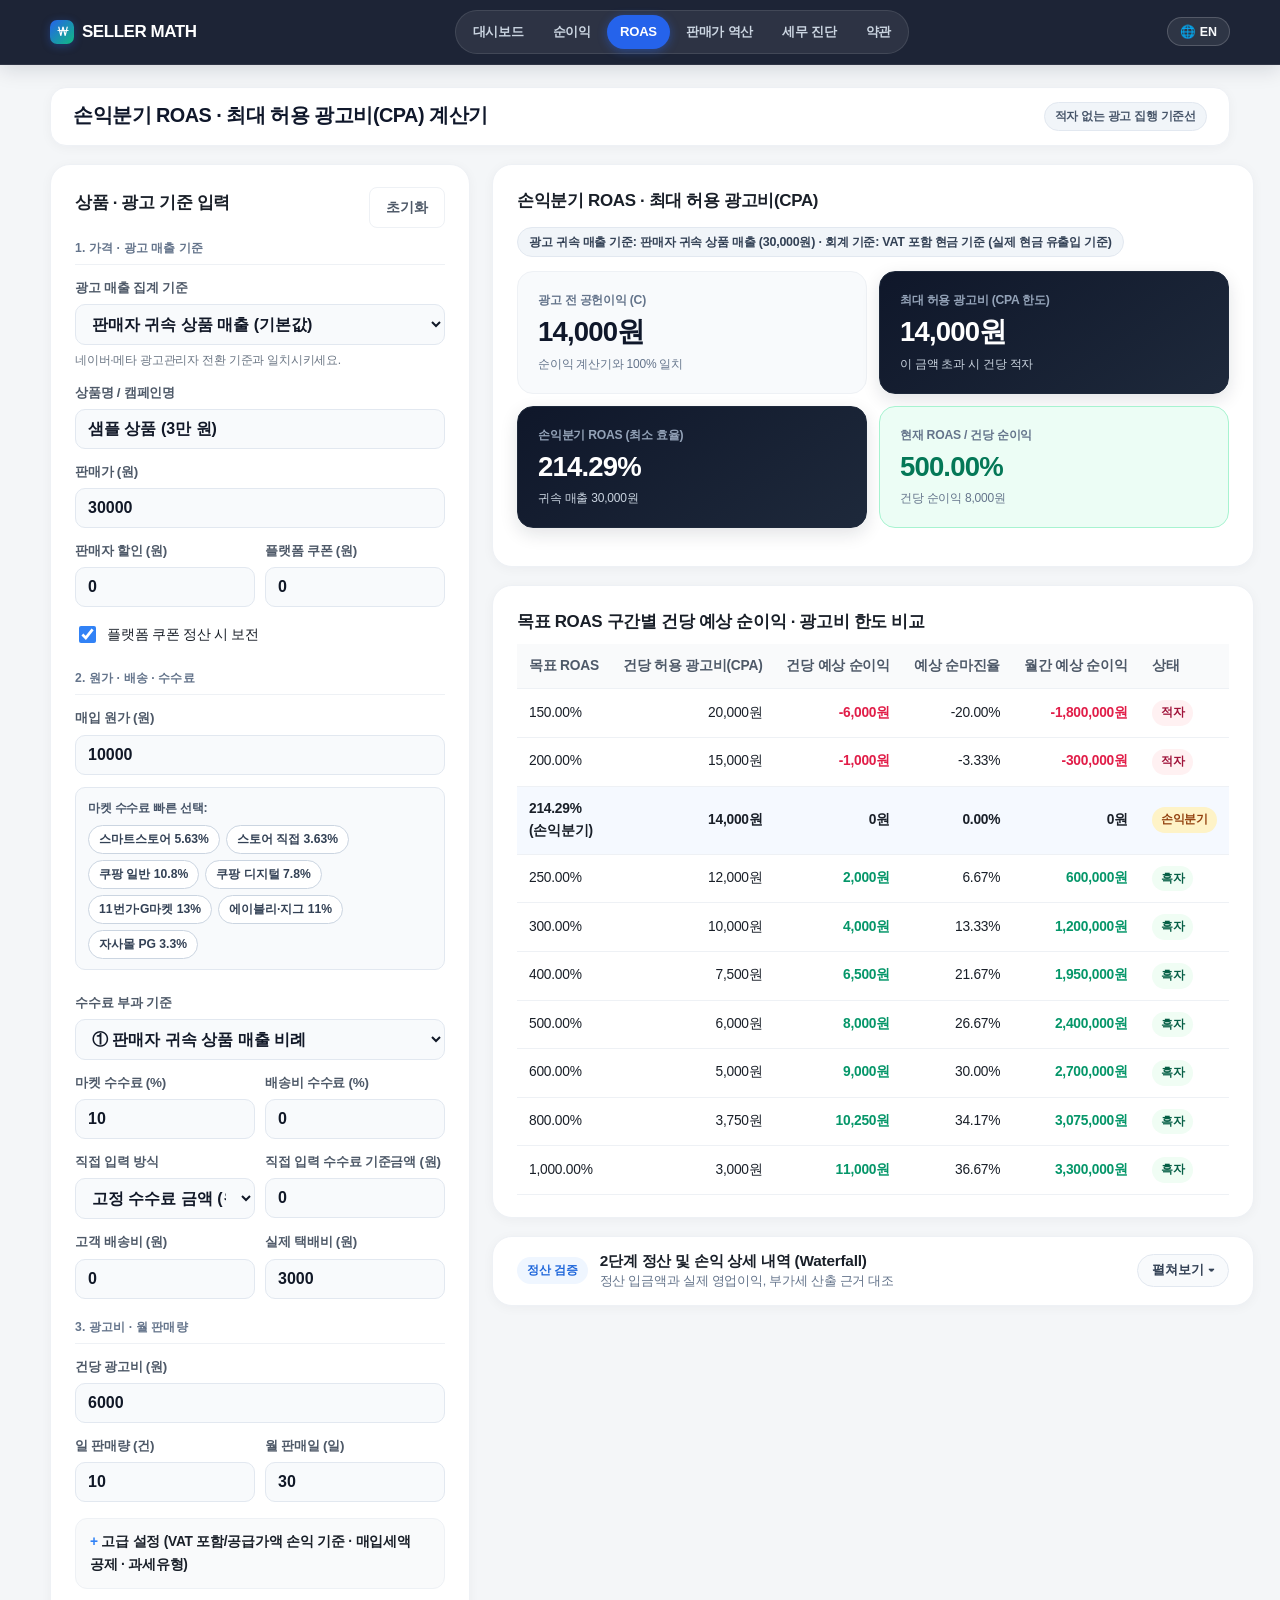
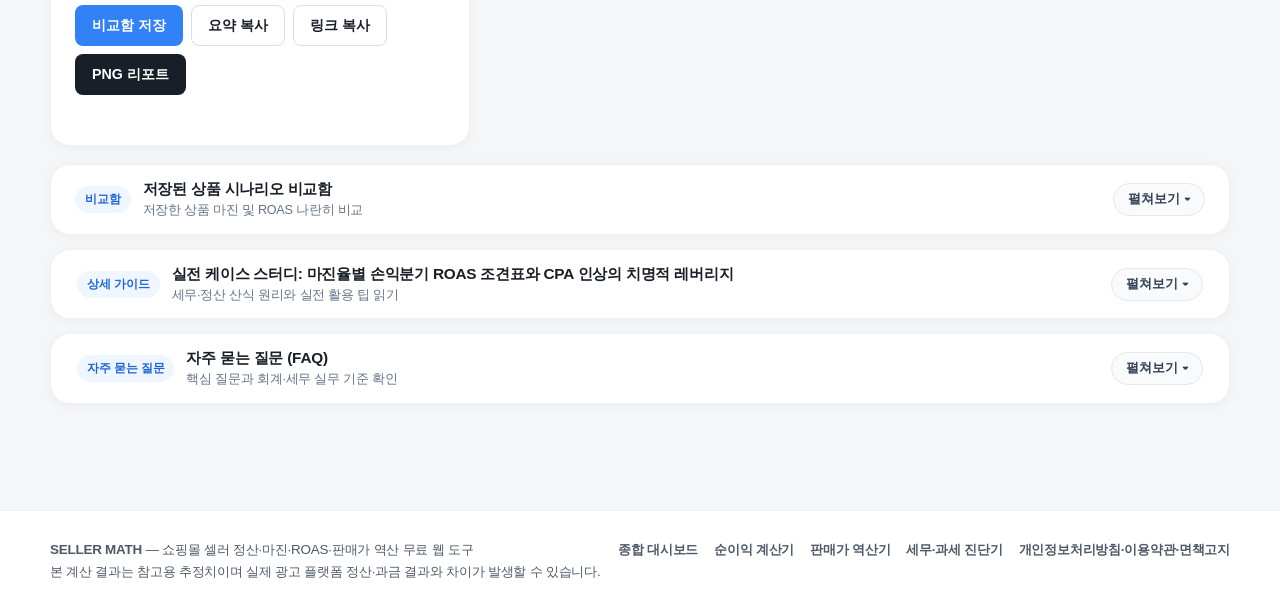
<file: roas-calculator.html>
<!DOCTYPE html>
<html lang="ko">
<head>
  <meta charset="UTF-8">
  <meta name="viewport" content="width=device-width, initial-scale=1.0">
  <title>손익분기 ROAS · 최대 허용 광고비(CPA) 계산기 | SELLER MATH</title>
  <meta name="description" content="순이익 계산기와 동일한 공헌이익 회계 엔진을 연동하여 적자가 나지 않는 손익분기 ROAS와 최대 허용 광고비(CPA), 목표 ROAS 구간별 예상 순이익을 계산합니다.">
  <link rel="canonical" href="https://seller-math.pages.dev/roas-calculator">
  <meta name="robots" content="index, follow">
  <meta property="og:type" content="website">
  <meta property="og:title" content="손익분기 ROAS · 최대 허용 광고비(CPA) 계산기 | SELLER MATH">
  <meta property="og:description" content="판매가·원가·수수료·배송비·부가세 조건을 반영해 광고 손익분기 ROAS와 최대 허용 CPA를 정밀하게 산출합니다.">
  <meta property="og:url" content="https://seller-math.pages.dev/roas-calculator">
  <link rel="icon" type="image/svg+xml" href="favicon.svg">
  <link rel="manifest" href="manifest.json">
  <meta name="theme-color" content="#1d4ed8">
  <link rel="stylesheet" href="style.css">
  <script type="application/ld+json">
  {
    "@context": "https://schema.org",
    "@type": "FAQPage",
    "mainEntity": [
      {
        "@type": "Question",
        "name": "공헌이익(C)이 0원 이하일 때 왜 손익분기 ROAS를 숫자로 표시하지 않나요?",
        "acceptedAnswer": {
          "@type": "Answer",
          "text": "광고비 0원 상태에서도 1건당 적자가 발생하는 구조에서는 광고 효율(ROAS)을 아무리 높여도 손익분기를 넘길 수 없으므로 잘못된 수치 대신 적자 경고와 원인을 표시합니다."
        }
      },
      {
        "@type": "Question",
        "name": "메타와 네이버 광고관리자의 ROAS 기준 중 무엇을 선택해야 하나요?",
        "acceptedAnswer": {
          "@type": "Answer",
          "text": "픽셀·전환 스크립트가 추적하는 매출 기준에 맞춰 플랫폼 보전 쿠폰 포함 매출이면 판매자 귀속 상품 매출을, 쿠폰 차감 실결제액 기준이면 고객 실결제액을 선택하세요."
        }
      }
    ]
  }
  </script>
  <script type="application/ld+json">
  {
    "@context": "https://schema.org",
    "@type": "SoftwareApplication",
    "name": "SELLER MATH 손익분기 ROAS · 최대 허용 CPA 계산기",
    "applicationCategory": "BusinessApplication",
    "operatingSystem": "Web",
    "inLanguage": "ko",
    "url": "https://seller-math.pages.dev/roas-calculator",
    "description": "공통 회계 엔진의 광고 전 공헌이익(C)을 기반으로 손익분기 ROAS와 최대 허용 CPA 한도를 산출하고 목표 ROAS별 순이익을 시뮬레이션하는 무료 웹 도구입니다.",
    "offers": {
      "@type": "Offer",
      "price": "0",
      "priceCurrency": "KRW"
    }
  }
  </script>
</head>
<body>
  <header class="site-header">
    <div class="header-inner">
      <a class="brand" href="index.html">
        <span class="brand-title">SELLER MATH</span>
        <span class="brand-sub">쇼핑몰 정산 · 마진 · ROAS 계산기</span>
      </a>
      <nav class="main-nav" aria-label="주 메뉴">
        <a class="nav-link" href="index.html">대시보드</a>
        <a class="nav-link" href="profit-calculator.html">순이익</a>
        <a class="nav-link active" href="roas-calculator.html">ROAS</a>
        <a class="nav-link" href="selling-price-calculator.html">판매가 역산</a>
        <a class="nav-link" href="tax-calculator.html">세무 진단</a>
        <a class="nav-link" href="legal.html">약관</a>
      </nav>
    </div>
  </header>

  <main class="page-main">
    <div class="container">
      <section class="hero-card">
        <span class="hero-eyebrow" data-i18n-en="Zero-Loss Ad Efficiency Limit">적자 없는 광고 집행 기준선</span>
        <h1>손익분기 ROAS · 최대 허용 광고비(CPA) 계산기</h1>
        <p class="hero-desc" data-i18n-en="Calculates your zero-loss Break-Even ROAS and max allowable CPA based on actual pre-ad contribution margin after COGS, fees, shipping, and coupons.">
          원가·수수료·배송비·쿠폰을 뺀 실제 공헌이익을 기준으로 적자가 나지 않는 최소 광고 효율(ROAS)과 건당 최대 광고비 한도를 계산합니다.
        </p>
      </section>

      <aside class="ad-slot ad-slot-banner" aria-label="상단 광고 영역">
        <span>광고 영역 (승인 후 애드센스 / 애드핏 배너 코드 삽입 위치 · CLS 방지 높이 확보)</span>
      </aside>

      <div class="workspace-grid">
        <!-- 좌측 입력 패널 -->
        <section class="card" aria-label="ROAS 계산 입력 폼">
          <div class="scenario-toolbar">
            <h2 class="card-title">상품 · 광고 기준 입력</h2>
            <button type="button" class="btn btn-ghost" id="btn-reset-default">초기화</button>
          </div>

          <form id="roas-form" novalidate>
            <div class="form-section-label">1. 가격 · 광고 매출 기준</div>
            <div class="form-grid">
              <div class="field">
                <label for="adRevenueBasis">광고 매출 집계 기준</label>
                <select id="adRevenueBasis" name="adRevenueBasis" class="select-control">
                  <option value="seller_revenue">판매자 귀속 상품 매출 (기본값)</option>
                  <option value="customer_payment">고객 실결제가 (쿠폰 차감 후 상품가)</option>
                  <option value="total_payment_with_shipping">배송비 포함 고객 총결제액</option>
                  <option value="recognized_net_revenue">회계 기준 순매출 (공급가액/현금 반영)</option>
                </select>
                <span class="field-help">네이버·메타 광고관리자 전환 기준과 일치시키세요.</span>
              </div>
              <div class="field">
                <label for="itemName">상품명 / 캠페인명</label>
                <input id="itemName" name="itemName" type="text" class="input-control" maxlength="80" placeholder="예: 여름 린넨 셔츠 메타캠페인">
              </div>
              <div class="field">
                <label for="listPrice">판매가 (원)</label>
                <input id="listPrice" name="listPrice" type="number" min="0" step="10" class="input-control">
              </div>
              <div class="form-grid-2">
                <div class="field">
                  <label for="sellerDiscount">판매자 할인 (원)</label>
                  <input id="sellerDiscount" name="sellerDiscount" type="number" min="0" step="10" class="input-control">
                </div>
                <div class="field">
                  <label for="platformDiscount">플랫폼 쿠폰 (원)</label>
                  <input id="platformDiscount" name="platformDiscount" type="number" min="0" step="10" class="input-control">
                </div>
              </div>
              <label class="checkbox-row">
                <input id="platformSubsidyReimbursed" name="platformSubsidyReimbursed" type="checkbox">
                <span>플랫폼 쿠폰 정산 시 보전</span>
              </label>
            </div>

            <div class="form-section-label">2. 원가 · 배송 · 수수료</div>
            <div class="form-grid">
              <div class="field">
                <label for="cogs">매입 원가 (원)</label>
                <input id="cogs" name="cogs" type="number" min="0" step="10" class="input-control">
              </div>
              <div id="market-preset-container"></div>
              <div class="field">
                <label for="feeBasisMode">수수료 부과 기준</label>
                <select id="feeBasisMode" name="feeBasisMode" class="select-control">
                  <option value="seller_revenue">① 판매자 귀속 상품 매출 비례</option>
                  <option value="customer_payment">② 고객 실결제가 비례</option>
                  <option value="total_payment_with_shipping">③ 배송비 포함 결제금액 비례</option>
                  <option value="custom_basis">④ 직접 입력 수수료 기준</option>
                </select>
              </div>
              <div class="form-grid-2">
                <div class="field">
                  <label for="feeRate">마켓 수수료 (%)</label>
                  <input id="feeRate" name="feeRate" type="number" min="0" max="100" step="0.01" class="input-control">
                </div>
                <div class="field">
                  <label for="shippingFeeRate">배송비 수수료 (%)</label>
                  <input id="shippingFeeRate" name="shippingFeeRate" type="number" min="0" max="100" step="0.01" class="input-control">
                </div>
              </div>
              <div class="form-grid-2" id="custom-fee-wrap" hidden>
                <div class="field">
                  <label for="customFeeMode">직접 입력 방식</label>
                  <select id="customFeeMode" name="customFeeMode" class="select-control">
                    <option value="fixed_fee">고정 수수료 금액 (원)</option>
                    <option value="custom_base_rate">직접 기준금액 × 수수료율(%)</option>
                  </select>
                </div>
                <div class="field">
                  <label for="customFeeBase" id="customFeeBaseLabel">직접 수수료 금액 / 기준금액 (원)</label>
                  <input id="customFeeBase" name="customFeeBase" type="number" min="0" step="10" class="input-control">
                </div>
              </div>
              <div class="form-grid-2">
                <div class="field">
                  <label for="customerShipping">고객 배송비 (원)</label>
                  <input id="customerShipping" name="customerShipping" type="number" min="0" step="10" class="input-control">
                </div>
                <div class="field">
                  <label for="sellerShippingCost">실제 택배비 (원)</label>
                  <input id="sellerShippingCost" name="sellerShippingCost" type="number" min="0" step="10" class="input-control">
                </div>
              </div>
            </div>

            <div class="form-section-label">3. 광고비 · 월 판매량</div>
            <div class="form-grid">
              <div class="field">
                <label for="adSpend">건당 광고비 (원)</label>
                <input id="adSpend" name="adSpend" type="number" min="0" step="10" class="input-control">
              </div>
              <div class="form-grid-2">
                <div class="field">
                  <label for="dailyVolume">일 판매량 (건)</label>
                  <input id="dailyVolume" name="dailyVolume" type="number" min="0" step="1" class="input-control">
                </div>
                <div class="field">
                  <label for="monthlyDays">월 판매일 (일)</label>
                  <input id="monthlyDays" name="monthlyDays" type="number" min="0" step="1" class="input-control">
                </div>
              </div>
            </div>

            <!-- 고급 VAT 설정 -->
            <details class="advanced-panel" id="advanced-vat-panel">
              <summary>고급 설정 (VAT 포함/공급가액 손익 기준 · 매입세액 공제 · 과세유형)</summary>
              <div class="advanced-inner">
                <div class="form-grid" style="margin-top: 10px;">
                  <div class="field">
                    <label for="accountingBasis">손익 계산 회계 기준</label>
                    <select id="accountingBasis" name="accountingBasis" class="select-control">
                      <option value="cash_basis">VAT 포함 현금 기준 (실제 통장 입출금)</option>
                      <option value="supply_basis">공급가액 손익 기준 (공제 가능 부가세 제외)</option>
                    </select>
                  </div>
                  <div class="field">
                    <label for="taxpayerType">사업자 과세 유형</label>
                    <select id="taxpayerType" name="taxpayerType" class="select-control">
                      <option value="general">일반과세자</option>
                      <option value="simplified">간이과세자</option>
                      <option value="exempt">면세사업자</option>
                    </select>
                  </div>
                  <div class="form-grid-2" id="simplified-tax-fields" hidden>
                    <div class="field">
                      <label for="simplifiedValueAddedRate">간이과세 업종별 부가가치율 (%)</label>
                      <select id="simplifiedValueAddedRate" name="simplifiedValueAddedRate" class="select-control">
                        <option value="">미선택 (필수 입력 전 계산 보류)</option>
                        <option value="15">소매업(전자상거래)·음식점업·재생용 재료수집 (15%)</option>
                        <option value="20">제조업(최종소비자 상대)·농임어업·소화물운송 (20%)</option>
                        <option value="25">숙박업 (25%)</option>
                        <option value="30">건설업·운수창고업·정보통신업 (30%)</option>
                        <option value="40">부동산임대업·전문과학기술·사업지원·기타서비스 (40%)</option>
                      </select>
                    </div>
                    <div class="field">
                      <label for="simplifiedInputCreditRate">세금계산서 매입 공제율 (%)</label>
                      <input id="simplifiedInputCreditRate" name="simplifiedInputCreditRate" type="number" min="0" max="10" step="0.1" class="input-control">
                    </div>
                  </div>
                </div>
                <table class="vat-item-table" aria-label="항목별 VAT 설정">
                  <thead>
                    <tr>
                      <th>항목</th>
                      <th>VAT(10%) 포함 입력</th>
                      <th>적격증빙 매입세액 공제</th>
                    </tr>
                  </thead>
                  <tbody>
                    <tr>
                      <td>매출(판매가·배송비)</td>
                      <td><input id="revenueVatIncluded" name="revenueVatIncluded" type="checkbox"></td>
                      <td><span class="field-help">매출세액 기준</span></td>
                    </tr>
                    <tr>
                      <td>상품 원가 (COGS)</td>
                      <td><input id="cogsVatIncluded" name="cogsVatIncluded" type="checkbox"></td>
                      <td><input id="cogsVatDeductible" name="cogsVatDeductible" type="checkbox"></td>
                    </tr>
                    <tr>
                      <td>마켓 수수료</td>
                      <td><input id="feeVatIncluded" name="feeVatIncluded" type="checkbox"></td>
                      <td><input id="feeVatDeductible" name="feeVatDeductible" type="checkbox"></td>
                    </tr>
                    <tr>
                      <td>판매자 택배 원가</td>
                      <td><input id="shippingVatIncluded" name="shippingVatIncluded" type="checkbox"></td>
                      <td><input id="shippingVatDeductible" name="shippingVatDeductible" type="checkbox"></td>
                    </tr>
                    <tr>
                      <td>건당 광고비</td>
                      <td><input id="adVatIncluded" name="adVatIncluded" type="checkbox"></td>
                      <td><input id="adVatDeductible" name="adVatDeductible" type="checkbox"></td>
                    </tr>
                  </tbody>
                </table>
              </div>
            </details>
          </form>

          <div class="btn-row" style="margin-top: 16px;">
            <button type="button" class="btn btn-primary" id="btn-save-scenario">비교함 저장</button>
            <button type="button" class="btn btn-outline" id="btn-copy-summary">요약 복사</button>
            <button type="button" class="btn btn-outline" id="btn-share-url">링크 복사</button>
            <button type="button" class="btn btn-secondary" id="btn-download-png">PNG 리포트</button>
          </div>
          <div id="action-toast" class="toast-msg" aria-live="polite"></div>
        </section>

        <!-- 우측 결과 패널 -->
        <div>
          <section class="card" aria-label="손익분기 ROAS 결과">
            <h2 class="card-title">손익분기 ROAS · 최대 허용 광고비(CPA)</h2>
            <p class="card-subtitle" id="roas-basis-desc">공헌이익(C)을 기준으로 적자가 나지 않는 최소 광고 효율을 계산합니다.</p>
            <div id="roas-error-box" class="alert-box alert-danger" hidden></div>
            <div id="roas-kpi-grid" class="kpi-grid"></div>
          </section>

          <section class="card" aria-label="목표 ROAS 구간별 시뮬레이션">
            <h2 class="card-title">목표 ROAS 구간별 건당 예상 순이익 · 광고비 한도 비교</h2>
            <p class="card-subtitle">광고 효율(ROAS)이 바뀔 때 건당 남는 순이익과 월간 추정 순이익 변화를 비교하세요.</p>
            <div id="roas-sim-container"></div>
          </section>

          <section class="card" aria-label="2단계 Waterfall 수익 상세 내역">
            <h2 class="card-title">공헌이익(C) 검증: 2단계 수익 계산 내역 (Waterfall Breakdown)</h2>
            <p class="card-subtitle">순이익 계산기와 동일한 공통 회계 엔진이 산출한 공헌이익 및 정산 근거입니다.</p>
            <div id="waterfall-container"></div>
          </section>
        </div>
      </div>

      <!-- 시나리오 비교 -->
      <section class="card" aria-label="저장된 상품 시나리오 비교">
        <div id="scenario-container"></div>
      </section>

      <aside class="ad-slot ad-slot-incontent" aria-label="본문 광고 영역">
        <span>광고 영역 (승인 후 애드센스 반응형 / 애드핏 코드 삽입 위치 · CLS 방지)</span>
      </aside>

      <!-- Phase 3: 애드센스 승인용 독창적 실전 케이스 스터디 -->
      <article class="article-section">
        <h2>실전 케이스 스터디: 마진율별 손익분기 ROAS 조견표와 CPA 인상의 치명적 레버리지</h2>
        <p data-i18n-en="Many sellers ask if 300% ROAS is profitable. In truth, profitability depends entirely on your Pre-Ad Contribution Margin Rate (C / Ad-Attributed Revenue). With a 25% contribution margin, 400% ROAS is break-even—making 300% ROAS a guaranteed loss.">
          광고비를 쓸 때 "ROAS 300%면 잘 나오는 거 아닌가요?"라고 묻는 셀러가 많습니다. 하지만 <strong>ROAS 300%가 흑자인지 적자인지는 오직 상품의 '광고 전 공헌이익률(공헌이익 C ÷ 광고 귀속 매출)'에 달려 있습니다.</strong>
          공헌이익률이 25%라면 ROAS 400%가 겨우 본전(손익분기)이므로, ROAS 300%는 팔면 팔수록 적자가 누적되는 구간입니다.
        </p>

        <h3>1. 공헌이익률 구간별 손익분기 ROAS 조견표</h3>
        <div class="table-responsive">
          <table class="data-table">
            <thead>
              <tr>
                <th>광고 전 공헌이익률 (C / R_ad)</th>
                <th class="num">판매가 30,000원 기준 공헌이익(C)</th>
                <th class="num">최대 허용 CPA (손익분기)</th>
                <th class="num">손익분기 ROAS (1 / 공헌이익률)</th>
                <th>권장 운영 해석</th>
              </tr>
            </thead>
            <tbody>
              <tr>
                <td>10.00% (박리다매 구조)</td>
                <td class="num">3,000원</td>
                <td class="num">3,000원</td>
                <td class="num text-negative">1,000.00%</td>
                <td>유료 전환 광고 집행이 사실상 어려움 (자연 유입/재구매 필수)</td>
              </tr>
              <tr>
                <td>15.00%</td>
                <td class="num">4,500원</td>
                <td class="num">4,500원</td>
                <td class="num">666.67%</td>
                <td>검색광고(브랜드 키워드) 위주 소극적 집행 권장</td>
              </tr>
              <tr>
                <td>20.00%</td>
                <td class="num">6,000원</td>
                <td class="num">6,000원</td>
                <td class="num">500.00%</td>
                <td>목표 ROAS 650% 이상 유지 시 안정적 흑자 가능</td>
              </tr>
              <tr>
                <td>25.00%</td>
                <td class="num">7,500원</td>
                <td class="num">7,500원</td>
                <td class="num">400.00%</td>
                <td>ROAS 400% 미만 하락 시 즉시 소재·타겟 점검 필요</td>
              </tr>
              <tr>
                <td>30.00%</td>
                <td class="num">9,000원</td>
                <td class="num">9,000원</td>
                <td class="num">333.33%</td>
                <td>메타·네이버 쇼핑검색 등 확장 광고 운용 가능한 평균선</td>
              </tr>
              <tr>
                <td>40.00%</td>
                <td class="num">12,000원</td>
                <td class="num">12,000원</td>
                <td class="num text-positive">250.00%</td>
                <td>높은 입찰 단가 경쟁에서도 생존 가능한 고마진 구조</td>
              </tr>
              <tr class="row-highlight">
                <td>46.67% (표준 예시: 30,000원/C 14,000원)</td>
                <td class="num">14,000원</td>
                <td class="num">14,000원</td>
                <td class="num text-positive">214.29%</td>
                <td>건당 광고비 6,000원(ROAS 500%) 시 건당 8,000원 순이익 확보</td>
              </tr>
            </tbody>
          </table>
        </div>

        <h3>2. 건당 광고비(CPA)가 3,000원에서 5,000원으로 오를 때 월간 순이익 변화</h3>
        <p data-i18n-en="Suppose monthly sales stay fixed at 27,000,000 KRW (30,000 KRW × 900 orders/month) with identical COGS, fee, and shipping. If rising ad competition pushes CPA from 3,000 KRW to 5,000 KRW on a 14,000 KRW contribution margin item:">
          매출이 똑같이 월 2,700만 원(판매가 30,000원 × 하루 30건 × 30일 = 900건)이고 원가·수수료·배송비 조건이 동일하다고 가정해 보겠습니다.
          공헌이익(C)이 건당 14,000원인 상태에서 경쟁 심화로 클릭 단가(CPC)가 올라 건당 광고비(CPA)가 <strong>3,000원 → 5,000원</strong>으로 2,000원 상승하면 어떤 일이 일어날까요?
        </p>
        <div class="btn-row" style="margin-bottom: 12px;">
          <button type="button" class="btn btn-secondary" id="btn-sim-cpa-3k">CPA 3,000원(월 900건) 적용</button>
          <button type="button" class="btn btn-outline" id="btn-sim-cpa-5k">CPA 5,000원(월 900건) 적용</button>
        </div>
        <ul>
          <li data-i18n-en="At 3,000 KRW CPA (1,000% ROAS): Unit Profit = 11,000 KRW -> Monthly Operating Profit (900 orders) = 9,900,000 KRW"><strong>CPA 3,000원일 때 (ROAS 1,000%):</strong> 건당 순이익 = 14,000 - 3,000 = <strong>11,000원</strong> → 월간 900건 판매 시 <strong>월 영업이익 9,900,000원</strong></li>
          <li data-i18n-en="At 5,000 KRW CPA (600% ROAS): Unit Profit = 9,000 KRW -> Monthly Operating Profit (900 orders) = 8,100,000 KRW"><strong>CPA 5,000원일 때 (ROAS 600%):</strong> 건당 순이익 = 14,000 - 5,000 = <strong>9,000원</strong> → 월간 900건 판매 시 <strong>월 영업이익 8,100,000원</strong></li>
          <li data-i18n-en="Impact Analysis: Only a 2,000 KRW CPA increase cuts monthly profit by 1,800,000 KRW (-18.18%). On a thinner 6,000 KRW contribution margin item, the same 2,000 KRW CPA rise slashes monthly profit from 2.7M to 0.9M KRW (-66.67%)."><strong>변화 폭 분석:</strong> 건당 광고비가 고작 2,000원 올랐을 뿐인데, <strong>월간 순이익은 1,800,000원(-18.18%) 즉시 감소</strong>합니다. 만약 원래 공헌이익(C)이 6,000원밖에 안 되는 저마진 상품이었다면 CPA가 3,000원→5,000원으로 오르는 순간 월 순이익은 270만 원에서 90만 원으로 <strong>무려 -66.67% 폭락</strong>하게 됩니다.</li>
        </ul>
      </article>

      <section class="article-section" aria-label="자주 묻는 질문">
        <h2>자주 묻는 질문 (FAQ)</h2>
        <div class="faq-list">
          <details class="faq-item">
            <summary>공헌이익(C)이 0원 이하일 때 왜 손익분기 ROAS를 숫자로 표시하지 않나요?</summary>
            <p>
              광고비를 전혀 쓰지 않아도(광고비 0원) 상품 1개를 팔 때마다 이미 손실이 발생하는 적자 구조에서는 광고 효율(ROAS)을 아무리 높여도 손익분기를 넘길 수 없습니다.
              잘못된 0%나 음수, 무한대(Infinity) 값 대신 적자 구조임을 명확히 경고하여 광고비 낭비를 막습니다.
            </p>
          </details>
          <details class="faq-item">
            <summary>메타(인스타그램)와 네이버 광고관리자의 ROAS 기준 중 무엇을 선택해야 하나요?</summary>
            <p>
              일반적으로 픽셀이나 전환 스크립트는 고객이 최종 결제한 금액 또는 쿠폰 적용 전 주문 금액을 잡습니다.
              플랫폼 보전 쿠폰이 포함된 상품 매출 기준이라면 '판매자 귀속 상품 매출'을, 쿠폰 차감 후 실제 결제액을 추적한다면 '고객 실결제가'를 선택하세요.
            </p>
          </details>
        </div>
      </section>
    </div>
  </main>

  <footer class="site-footer">
    <div class="container footer-inner">
      <div>
        <strong>SELLER MATH</strong> — 쇼핑몰 셀러 정산·마진·ROAS·판매가 역산 무료 웹 도구<br>
        <span>본 계산 결과는 참고용 추정치이며 실제 광고 플랫폼 정산·과금 결과와 차이가 발생할 수 있습니다.</span>
      </div>
      <div class="footer-links">
        <a href="index.html">종합 대시보드</a>
        <a href="profit-calculator.html">순이익 계산기</a>
        <a href="selling-price-calculator.html">판매가 역산기</a>
        <a href="tax-calculator.html">세무·과세 진단기</a>
        <a href="legal.html">개인정보처리방침·이용약관·면책고지</a>
      </div>
    </div>
  </footer>

  <script src="common.js"></script>
  <script>
    (function () {
      'use strict';
      var SM = window.SellerMath;
      var form = document.getElementById('roas-form');
      var kpiGrid = document.getElementById('roas-kpi-grid');
      var errorBox = document.getElementById('roas-error-box');
      var simContainer = document.getElementById('roas-sim-container');
      var waterfallContainer = document.getElementById('waterfall-container');
      var scenarioContainer = document.getElementById('scenario-container');
      var toastEl = document.getElementById('action-toast');

      var customFeeWrap = document.getElementById('custom-fee-wrap');
      var simplifiedFields = document.getElementById('simplified-tax-fields');
      var lastRoasResult = null;

      var NUMERIC_FIELDS = [
        'listPrice', 'sellerDiscount', 'platformDiscount', 'cogs',
        'feeRate', 'customFeeBase', 'customerShipping', 'sellerShippingCost',
        'shippingFeeRate', 'adSpend', 'dailyVolume', 'monthlyDays',
        'simplifiedInputCreditRate'
      ];
      var CHECKBOX_FIELDS = [
        'platformSubsidyReimbursed', 'revenueVatIncluded',
        'cogsVatIncluded', 'cogsVatDeductible',
        'feeVatIncluded', 'feeVatDeductible',
        'shippingVatIncluded', 'shippingVatDeductible',
        'adVatIncluded', 'adVatDeductible'
      ];
      var SELECT_FIELDS = [
        'adRevenueBasis', 'feeBasisMode', 'customFeeMode', 'accountingBasis', 'taxpayerType'
      ];

      function writeInputsToForm(inp) {
        document.getElementById('itemName').value = inp.itemName || '';
        NUMERIC_FIELDS.forEach(function (key) {
          var el = document.getElementById(key);
          if (el) el.value = inp[key];
        });
        CHECKBOX_FIELDS.forEach(function (key) {
          var el = document.getElementById(key);
          if (el) el.checked = Boolean(inp[key]);
        });
        SELECT_FIELDS.forEach(function (key) {
          var el = document.getElementById(key);
          if (el) el.value = inp[key];
        });
        var simpEl = document.getElementById('simplifiedValueAddedRate');
        if (simpEl) {
          simpEl.value = inp.simplifiedValueAddedRate !== null ? String(inp.simplifiedValueAddedRate) : '';
        }
      }

      function readInputsFromForm() {
        var current = SM.loadSharedInputs();
        current.itemName = document.getElementById('itemName').value;
        NUMERIC_FIELDS.forEach(function (key) {
          var el = document.getElementById(key);
          if (el) current[key] = el.value;
        });
        CHECKBOX_FIELDS.forEach(function (key) {
          var el = document.getElementById(key);
          if (el) current[key] = el.checked;
        });
        SELECT_FIELDS.forEach(function (key) {
          var el = document.getElementById(key);
          if (el) current[key] = el.value;
        });
        var simpVal = document.getElementById('simplifiedValueAddedRate').value;
        current.simplifiedValueAddedRate = simpVal === '' ? null : Number(simpVal);
        return SM.normalizeInputs(current);
      }

      var PAGE_DICT = {
        '계산기 02 · 공헌이익(C) 100% 연동 광고 한도': 'Calculator 02 · Contribution-Linked Ad Ceiling',
        '손익분기 ROAS · 최대 허용 광고비(CPA) 계산기': 'Break-Even ROAS & Max Allowable CPA Calculator',
        '상품 · 광고 기준 입력': 'Product & Ad Criteria Inputs',
        '1. 광고 귀속 매출 및 가격 조건': '1. Ad-Attributed Revenue & Pricing',
        '광고 플랫폼 매출 집계 기준 (R_ad)': 'Ad Platform Revenue Basis (R_ad)',
        '판매자 귀속 상품 매출 (기본값)': 'Seller Attributed Revenue (Default)',
        '고객 실결제가 (쿠폰 차감 후 상품가)': 'Customer Payment (Product After Coupons)',
        '배송비 포함 고객 총결제액': 'Total Customer Payment Incl. Shipping',
        '회계 기준 순매출 (공급가액/현금 반영)': 'Recognized Net Revenue (Selected VAT Basis)',
        '네이버·메타 광고관리자의 전환 매출 집계 기준과 일치하도록 선택하세요.': 'Match your ad platform conversion value setting (e.g., Meta/Naver).',
        '3. 현재 집행 건당 광고비 · 월간 판매량': '3. Current Ad CPA & Monthly Volume',
        '현재 건당 광고비 CPA (원)': 'Current Ad Spend / CPA (KRW)',
        'ROAS 분석 복사': 'Copy ROAS Analysis',
        '손익분기 ROAS · 최대 허용 광고비(CPA)': 'Break-Even ROAS & Max Allowable CPA',
        '목표 ROAS 구간별 건당 예상 순이익 · 광고비 한도 비교': 'Target ROAS Profit & Ad Ceiling Simulation',
        '광고 효율(ROAS)이 바뀔 때 건당 남는 순이익과 월간 추정 순이익 변화를 비교하세요.': 'See how unit and monthly profit shift across ROAS tiers.',
        '공헌이익(C) 검증: 2단계 수익 계산 내역 (Waterfall Breakdown)': 'Contribution (C) Audit: 2-Stage Waterfall Breakdown',
        '순이익 계산기와 동일한 공통 회계 엔진이 산출한 공헌이익 및 정산 근거입니다.': 'Exact same Contribution Margin and payout basis computed by the shared engine.',
        '실전 케이스 스터디: 마진율별 손익분기 ROAS 조견표와 CPA 인상의 치명적 레버리지': 'Case Study: Break-Even ROAS Matrix & CPA Leverage Impact',
        '1. 공헌이익률 구간별 손익분기 ROAS 조견표': '1. Break-Even ROAS by Contribution Margin Rate',
        '광고 전 공헌이익률 (C / R_ad)': 'Pre-Ad Contrib. Margin (C / R_ad)',
        '판매가 30,000원 기준 공헌이익(C)': 'Contrib. (C) on 30k KRW Item',
        '최대 허용 CPA (손익분기)': 'Max Allowable CPA',
        '손익분기 ROAS (1 / 공헌이익률)': 'Break-Even ROAS (1 / Margin)',
        '권장 운영 해석': 'Operational Guidance',
        '10.00% (박리다매 구조)': '10.00% (Low Margin)',
        '3,000원': '3,000 KRW',
        '유료 전환 광고 집행이 사실상 어려움 (자연 유입/재구매 필수)': 'Hard to sustain paid ads; rely on organic traffic / repeat buyers',
        '4,500원': '4,500 KRW',
        '검색광고(브랜드 키워드) 위주 소극적 집행 권장': 'Use high-intent search ads conservatively',
        '6,000원': '6,000 KRW',
        '목표 ROAS 650% 이상 유지 시 안정적 흑자 가능': 'Maintain 650%+ ROAS for healthy profitability',
        '7,500원': '7,500 KRW',
        'ROAS 400% 미만 하락 시 즉시 소재·타겟 점검 필요': 'Audit creatives immediately if ROAS dips below 400%',
        '9,000원': '9,000 KRW',
        '메타·네이버 쇼핑검색 등 확장 광고 운용 가능한 평균선': 'Balanced margin supporting Meta/Search scaling',
        '12,000원': '12,000 KRW',
        '높은 입찰 단가 경쟁에서도 생존 가능한 고마진 구조': 'Strong margin resilient to higher CPC bids',
        '46.67% (표준 예시: 30,000원/C 14,000원)': '46.67% (Standard 30k KRW / C 14k KRW)',
        '14,000원': '14,000 KRW',
        '건당 광고비 6,000원(ROAS 500%) 시 건당 8,000원 순이익 확보': 'Yields 8,000 KRW net profit/order at 6,000 KRW CPA (500% ROAS)',
        '2. 건당 광고비(CPA)가 3,000원에서 5,000원으로 오를 때 월간 순이익 변화': '2. Monthly Profit Impact When CPA Rises from 3,000 to 5,000 KRW',
        'CPA 3,000원(월 900건) 적용': 'Apply 3,000 KRW CPA (900/mo)',
        'CPA 5,000원(월 900건) 적용': 'Apply 5,000 KRW CPA (900/mo)',
        '공헌이익(C)이 0원 이하일 때 왜 손익분기 ROAS를 숫자로 표시하지 않나요?': 'Why is Break-Even ROAS blocked when Contribution Margin (C) <= 0?',
        '광고비를 전혀 쓰지 않아도(광고비 0원) 상품 1개를 팔 때마다 이미 손실이 발생하는 적자 구조에서는 광고 효율(ROAS)을 아무리 높여도 손익분기를 넘길 수 없습니다. 잘못된 0%나 음수, 무한대(Infinity) 값 대신 적자 구조임을 명확히 경고하여 광고비 낭비를 막습니다.': 'If every order already loses money before ads (0 KRW ad spend), no ROAS target can reach break-even. Displaying a clear warning prevents wasted ad spend.',
        '메타(인스타그램)와 네이버 광고관리자의 ROAS 기준 중 무엇을 선택해야 하나요?': 'Which ROAS revenue basis should I pick for Meta or Naver Ads?',
        '일반적으로 픽셀이나 전환 스크립트는 고객이 최종 결제한 금액 또는 쿠폰 적용 전 주문 금액을 잡습니다. 플랫폼 보전 쿠폰이 포함된 상품 매출 기준이라면 \'판매자 귀속 상품 매출\'을, 쿠폰 차감 후 실제 결제액을 추적한다면 \'고객 실결제가\'를 선택하세요.': 'Choose Seller Attributed Revenue if your platform tracks full seller-side order amounts, or Customer Payment if your pixel tracks checkout cash after coupons.',
        '본 계산 결과는 참고용 추정치이며 실제 광고 플랫폼 정산·과금 결과와 차이가 발생할 수 있습니다.': 'Results are estimates only and may differ from actual ad platform billing.'
      };

      function syncConditionalUi(inp) {
        var isCustom = inp.feeBasisMode === 'custom_basis';
        customFeeWrap.hidden = !isCustom;
        if (isCustom && inp.customFeeMode === 'fixed_fee') {
          document.getElementById('feeRate').disabled = true;
          document.getElementById('customFeeBaseLabel').textContent = SM.t('고정 수수료 금액 (원)', 'Fixed Fee Amount (KRW)');
        } else {
          document.getElementById('feeRate').disabled = false;
          document.getElementById('customFeeBaseLabel').textContent = SM.t('직접 입력 수수료 기준금액 (원)', 'Custom Fee Basis Amount (KRW)');
        }
        simplifiedFields.hidden = inp.taxpayerType !== 'simplified';
      }

      function renderSimTable(roasRes) {
        SM.clearEl(simContainer);
        if (!roasRes.isAchievable || roasRes.simulations.length === 0) {
          simContainer.appendChild(
            SM.createEl(
              'p',
              'empty-state',
              SM.t(
                '손익분기 달성이 가능한 공헌이익(C > 0) 구조일 때 목표 ROAS 구간별 시뮬레이션 표가 표시됩니다.',
                'Target ROAS simulations appear when Contribution Margin (C) is positive.'
              )
            )
          );
          return;
        }

        var wrap = SM.createEl('div', 'table-responsive');
        var table = SM.createEl('table', 'data-table');
        var thead = SM.createEl('thead');
        var htr = SM.createEl('tr');
        var ths =
          SM.getLang() === 'en'
            ? ['Target ROAS', 'Allowed CPA', 'Est. Unit Profit', 'Est. Net Margin', 'Est. Monthly Profit', 'Status']
            : ['목표 ROAS', '건당 허용 광고비(CPA)', '건당 예상 순이익', '예상 순마진율', '월간 예상 순이익', '상태'];
        ths.forEach(function (h, idx) {
          htr.appendChild(SM.createEl('th', idx === 0 || idx === 5 ? '' : 'num', h));
        });
        thead.appendChild(htr);
        table.appendChild(thead);

        var tbody = SM.createEl('tbody');
        roasRes.simulations.forEach(function (row) {
          var tr = SM.createEl('tr', row.isBreakEven ? 'row-highlight' : '');
          var roasText = row.isBreakEven
            ? SM.formatPercent(row.roasPct) + SM.t(' (손익분기)', ' (Break-Even)')
            : SM.formatPercent(row.roasPct);
          tr.appendChild(SM.createEl('td', '', roasText));
          tr.appendChild(SM.createEl('td', 'num', SM.formatCurrency(row.allowedAdSpend)));

          var profCls = row.expectedProfit > 0.5 ? 'num text-positive' : row.expectedProfit < -0.5 ? 'num text-negative' : 'num';
          tr.appendChild(SM.createEl('td', profCls, SM.formatCurrency(row.expectedProfit)));
          tr.appendChild(SM.createEl('td', 'num', row.expectedMargin !== null ? SM.formatPercent(row.expectedMargin) : SM.t('산출 불가', 'N/A')));
          tr.appendChild(SM.createEl('td', profCls, SM.formatCurrency(row.monthlyProfit)));

          var pillTd = SM.createEl('td');
          var pillCls =
            row.status === '흑자' || row.status === 'Profit'
              ? 'status-pill status-profit'
              : row.status === '적자' || row.status === 'Loss'
              ? 'status-pill status-loss'
              : 'status-pill status-be';
          pillTd.appendChild(SM.createEl('span', pillCls, row.status));
          tr.appendChild(pillTd);
          tbody.appendChild(tr);
        });
        table.appendChild(tbody);
        wrap.appendChild(table);
        simContainer.appendChild(wrap);
      }

      function renderResults() {
        var inp = readInputsFromForm();
        SM.saveSharedInputs(inp);
        syncConditionalUi(inp);

        var roasRes = SM.calculateRoas(inp);
        var pRes = roasRes.profitResult;
        lastRoasResult = roasRes;

        document.getElementById('roas-basis-desc').textContent =
          SM.t('광고 귀속 매출 기준: ', 'Ad Revenue Basis: ') +
          roasRes.adRevenueBasisLabel +
          ' (' +
          SM.formatCurrency(roasRes.adRevenue) +
          SM.t(') · 회계 기준: ', ') · Basis: ') +
          pRes.accountingBasisLabel;

        if (!roasRes.isAchievable) {
          errorBox.hidden = false;
          errorBox.textContent = roasRes.errorMessage;
        } else {
          errorBox.hidden = true;
          errorBox.textContent = '';
        }

        SM.clearEl(kpiGrid);
        var kpis = [
          {
            label: SM.t('광고 전 공헌이익 (C)', 'Pre-Ad Contribution Margin (C)'),
            value: SM.formatCurrency(roasRes.contributionMargin),
            sub: SM.t('순이익 계산기와 100% 일치', '100% Matched with Profit Calc'),
            cls: roasRes.contributionMargin > 0 ? '' : 'kpi-negative'
          },
          {
            label: SM.t('최대 허용 광고비 (CPA 한도)', 'Max Allowable Ad Spend (CPA)'),
            value: roasRes.maxCpaLabel,
            sub: roasRes.isAchievable ? SM.t('이 금액 초과 시 건당 적자', 'Loss per order above this CPA') : SM.t('한도 산출 불가', 'Unachievable'),
            cls: roasRes.isAchievable ? 'kpi-highlight' : 'kpi-negative'
          },
          {
            label: SM.t('손익분기 ROAS (최소 효율)', 'Break-Even ROAS (Min Efficiency)'),
            value: roasRes.breakEvenRoasLabel,
            sub: SM.t('귀속 매출 ', 'Attributed Rev ') + SM.formatCurrency(roasRes.adRevenue),
            cls: roasRes.isAchievable ? 'kpi-highlight' : 'kpi-negative'
          },
          {
            label: SM.t('현재 ROAS / 건당 순이익', 'Current ROAS / Unit Profit'),
            value: roasRes.currentRoasLabel,
            sub: SM.t('건당 순이익 ', 'Unit Profit ') + SM.formatCurrency(pRes.operatingProfit),
            cls: pRes.operatingProfit >= 0 ? 'kpi-positive' : 'kpi-negative'
          }
        ];

        kpis.forEach(function (k) {
          var card = SM.createEl('div', 'kpi-card ' + k.cls);
          card.appendChild(SM.createEl('span', 'kpi-label', k.label));
          card.appendChild(SM.createEl('strong', 'kpi-value', k.value));
          card.appendChild(SM.createEl('span', 'kpi-sub', k.sub));
          kpiGrid.appendChild(card);
        });

        renderSimTable(roasRes);
        SM.renderWaterfallBreakdown(waterfallContainer, pRes);
      }

      function refreshScenarios() {
        var scenarios = SM.loadScenarios();
        SM.renderScenarioTable(
          scenarioContainer,
          scenarios,
          function (id) {
            SM.deleteScenario(id);
            refreshScenarios();
            showToast(SM.t('시나리오를 삭제했습니다.', 'Scenario deleted.'));
          },
          function (list) {
            SM.exportScenariosToCsv(list, 'seller-math-roas-scenarios');
            showToast(SM.t('CSV 파일을 다운로드했습니다.', 'CSV file downloaded.'));
          },
          function () {
            SM.clearScenarios();
            refreshScenarios();
            showToast(SM.t('시나리오를 모두 삭제했습니다.', 'All scenarios cleared.'));
          }
        );
      }

      function showToast(msg) {
        toastEl.textContent = msg;
        setTimeout(function () {
          if (toastEl.textContent === msg) toastEl.textContent = '';
        }, 3500);
      }

      form.addEventListener('input', renderResults);
      form.addEventListener('change', renderResults);
      document.getElementById('taxpayerType').addEventListener('change', function () {
        var simp = document.getElementById('simplifiedValueAddedRate');
        if (this.value === 'simplified' && simp && simp.value === '') {
          simp.value = '15';
          renderResults();
        }
      });

      document.getElementById('btn-reset-default').addEventListener('click', function () {
        var def = SM.cloneDefaults();
        SM.saveSharedInputs(def);
        writeInputsToForm(def);
        renderResults();
        showToast(SM.t('표준 테스트 값(30,000원 기준)으로 초기화했습니다.', 'Reset to standard 30,000 KRW preset.'));
      });

      function applyCpaCase(cpa) {
        var sample = Object.assign(SM.cloneDefaults(), {
          itemName: SM.t('CPA ' + cpa + '원 시뮬레이션 (월 900건)', 'CPA ' + cpa + ' KRW Simulation (900/mo)'),
          listPrice: 30000,
          cogs: 10000,
          feeRate: 10,
          sellerShippingCost: 3000,
          adSpend: cpa,
          dailyVolume: 30,
          monthlyDays: 30
        });
        SM.saveSharedInputs(sample);
        writeInputsToForm(sample);
        renderResults();
        window.scrollTo({ top: 0, behavior: 'smooth' });
        showToast(SM.t('CPA ' + SM.formatCurrency(cpa) + ' 조건이 적용되었습니다.', 'Applied CPA ' + SM.formatCurrency(cpa) + '.'));
      }

      document.getElementById('btn-sim-cpa-3k').addEventListener('click', function () {
        applyCpaCase(3000);
      });
      document.getElementById('btn-sim-cpa-5k').addEventListener('click', function () {
        applyCpaCase(5000);
      });

      document.getElementById('btn-save-scenario').addEventListener('click', function () {
        if (!lastRoasResult) return;
        SM.saveScenario(lastRoasResult.profitResult.inputs.itemName, lastRoasResult.profitResult);
        refreshScenarios();
        showToast(SM.t('시나리오 비교함에 저장되었습니다.', 'Saved to scenario table.'));
      });

      document.getElementById('btn-copy-summary').addEventListener('click', function () {
        if (!lastRoasResult) return;
        var p = lastRoasResult.profitResult;
        var lines = [
          SM.t('[SELLER MATH 손익분기 ROAS 분석]', '[SELLER MATH Break-Even ROAS Summary]'),
          SM.t('상품명: ', 'Item: ') + (p.inputs.itemName || SM.t('미지정', 'Untitled')),
          SM.t('광고 전 공헌이익(C): ', 'Pre-Ad Contribution (C): ') + SM.formatCurrency(lastRoasResult.contributionMargin),
          SM.t('최대 허용 CPA: ', 'Max Allowable CPA: ') + lastRoasResult.maxCpaLabel,
          SM.t('손익분기 ROAS: ', 'Break-Even ROAS: ') + lastRoasResult.breakEvenRoasLabel,
          SM.t('현재 광고비 기준 ROAS: ', 'Current ROAS: ') + lastRoasResult.currentRoasLabel + SM.t(' (건당 영업이익: ', ' (Unit Profit: ') + SM.formatCurrency(p.operatingProfit) + ')'
        ];
        SM.copyTextToClipboard(lines.join('\n')).then(function (ok) {
          showToast(
            ok
              ? SM.t('ROAS 분석 결과를 복사했습니다.', 'ROAS summary copied.')
              : SM.t('복사에 실패했습니다.', 'Copy failed.')
          );
        });
      });

      document.getElementById('btn-share-url').addEventListener('click', function () {
        var url = SM.buildShareUrl(readInputsFromForm());
        SM.copyTextToClipboard(url).then(function (ok) {
          showToast(ok ? SM.t('ROAS 계산 조건 공유 링크를 복사했습니다.', 'Copied share link.') : SM.t('복사에 실패했습니다.', 'Copy failed.'));
        });
      });

      document.getElementById('btn-download-png').addEventListener('click', function () {
        if (!lastRoasResult) return;
        var r = lastRoasResult;
        var p = r.profitResult;
        var ok = SM.downloadReportCardPng({
          filename: 'seller-math-roas-' + new Date().toISOString().slice(0, 10),
          title: (p.inputs.itemName || SM.t('손익분기 ROAS 리포트', 'Break-Even ROAS Report')),
          subtitle: r.adRevenueBasisLabel + ' · ' + p.accountingBasisLabel,
          kpis: [
            { label: SM.t('손익분기 ROAS', 'Break-Even ROAS'), value: r.breakEvenRoasLabel, sub: SM.t('광고 적자 방어 마지노선', 'Zero-loss ad ceiling'), tone: 'highlight' },
            { label: SM.t('최대 허용 CPA', 'Max Allowable CPA'), value: r.maxCpaLabel, sub: SM.t('건당 광고비 상한', 'Contribution C'), tone: '' },
            { label: SM.t('현재 광고비 ROAS', 'Current ROAS'), value: r.currentRoasLabel, sub: SM.t('건당 광고비 ', 'Ad ') + SM.formatCurrency(p.recognizedAdSpend), tone: 'highlight' },
            { label: SM.t('현재 건당 영업이익', 'Current Unit Profit'), value: SM.formatCurrency(p.operatingProfit), sub: SM.t('순마진율 ', 'Margin ') + p.netMarginLabel, tone: p.operatingProfit >= 0 ? 'positive' : 'negative' }
          ],
          rows: [
            { label: SM.t('광고 귀속 매출 기준 금액', 'Ad-Attributed Revenue'), value: SM.formatCurrency(r.adRevenue) },
            { label: SM.t('광고 전 공헌이익 (C)', 'Pre-Ad Contribution (C)'), value: SM.formatCurrency(r.contributionMargin), tone: 'positive' },
            { label: SM.t('현재 건당 광고비 지출', 'Current Ad Spend'), value: '-' + SM.formatCurrency(p.recognizedAdSpend), tone: 'negative' },
            { label: SM.t('플랫폼 정산 예정액', 'Est. Platform Payout'), value: SM.formatCurrency(p.platformSettlement) },
            { label: SM.t('손익분기 최소 ROAS / 최대 CPA', 'Break-Even ROAS / Max CPA'), value: r.breakEvenRoasLabel + ' / ' + r.maxCpaLabel, bold: true, tone: 'highlight' }
          ]
        });
        if (ok) showToast(SM.t('ROAS 리포트 이미지(PNG)를 저장했습니다.', 'Saved ROAS Report Card PNG.'));
      });

      var marketPresetsCtrl = SM.mountMarketPresetPills(
        document.getElementById('market-preset-container'),
        function (preset) {
          var cur = readInputsFromForm();
          cur.feeRate = preset.feeRate;
          cur.shippingFeeRate = preset.shippingFeeRate;
          cur.feeBasisMode = preset.feeBasisMode;
          writeInputsToForm(cur);
          renderResults();
          showToast(SM.t(preset.nameKo + ' 수수료(' + preset.feeRate + '%) 기준이 적용되었습니다.', 'Applied ' + preset.nameEn + '.'));
        }
      );

      form.addEventListener('input', function () {
        if (marketPresetsCtrl) marketPresetsCtrl.syncActiveByInputs(readInputsFromForm());
      });
      form.addEventListener('change', function () {
        if (marketPresetsCtrl) marketPresetsCtrl.syncActiveByInputs(readInputsFromForm());
      });

      SM.initI18n(PAGE_DICT, 'Break-Even ROAS & Max Allowable CPA Calculator | SELLER MATH');
      window.addEventListener('sellermath:langchange', function () {
        renderResults();
        refreshScenarios();
      });
      var sharedFromUrl = SM.parseShareUrlParams(window.location.search);
      var initialInputs = sharedFromUrl || SM.loadSharedInputs();
      if (sharedFromUrl) SM.saveSharedInputs(sharedFromUrl);
      writeInputsToForm(initialInputs);
      renderResults();
      if (marketPresetsCtrl) marketPresetsCtrl.syncActiveByInputs(initialInputs);
      refreshScenarios();
    })();
  </script>
</body>
</html>
</file>
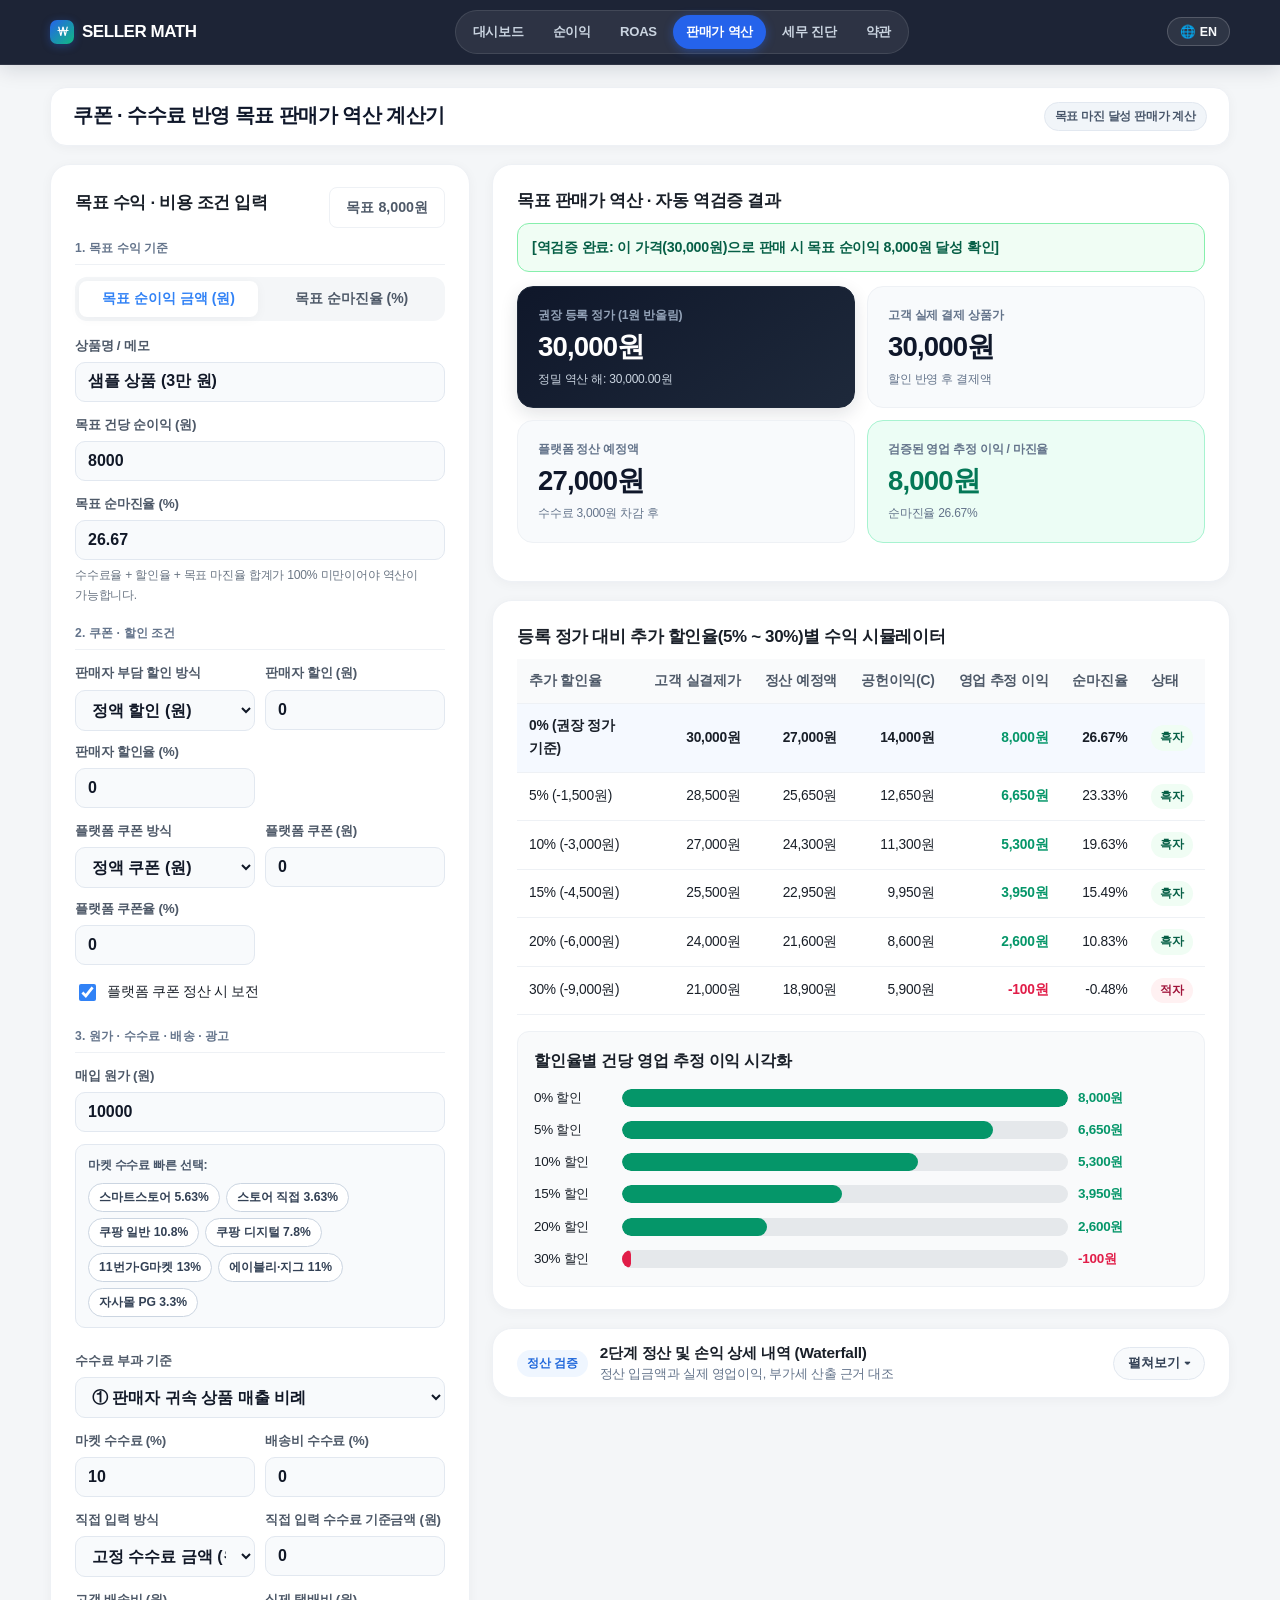
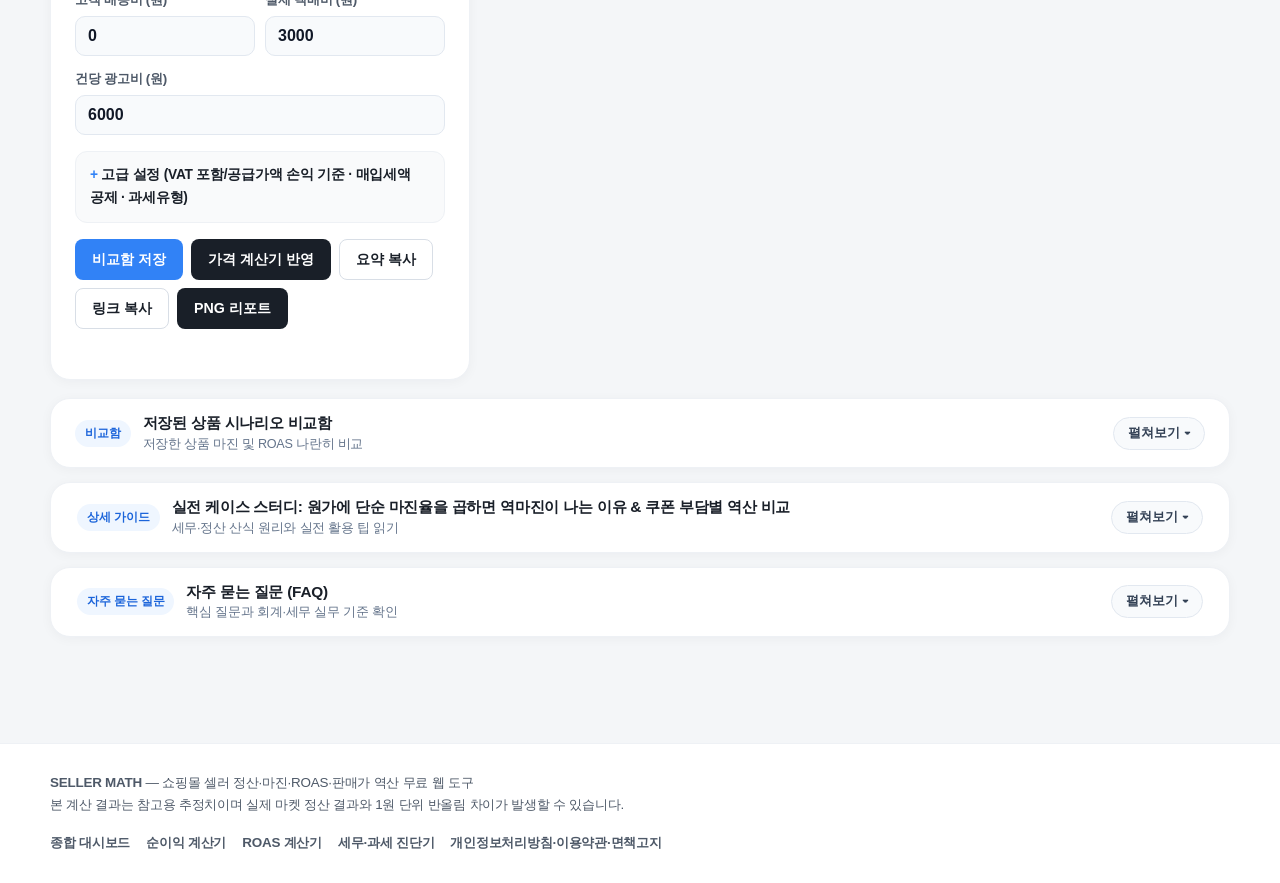
<file: selling-price-calculator.html>
<!DOCTYPE html>
<html lang="ko">
<head>
  <meta charset="UTF-8">
  <meta name="viewport" content="width=device-width, initial-scale=1.0">
  <title>목표 마진 판매가 동적 역산 계산기 (쿠폰·수수료·VAT 반영) | SELLER MATH</title>
  <meta name="description" content="목표 순이익 금액 또는 목표 마진율(%)을 입력하면 판매자·플랫폼 쿠폰, 수수료 부과 기준 4종, 배송비, VAT 조건을 반영해 적정 등록 정가를 역산하고 자동 역검증합니다.">
  <link rel="canonical" href="https://seller-math.pages.dev/selling-price-calculator">
  <meta name="robots" content="index, follow">
  <meta property="og:type" content="website">
  <meta property="og:title" content="목표 마진 판매가 동적 역산 계산기 | SELLER MATH">
  <meta property="og:description" content="대수 해법과 이진 탐색 수치해법, Round-Trip 자동 역검증을 결합해 오차 없는 목표 판매가를 역산하고 할인율별 수익 변화를 시뮬레이션합니다.">
  <meta property="og:url" content="https://seller-math.pages.dev/selling-price-calculator">
  <link rel="icon" type="image/svg+xml" href="favicon.svg">
  <link rel="manifest" href="manifest.json">
  <meta name="theme-color" content="#1d4ed8">
  <link rel="stylesheet" href="style.css">
  <script type="application/ld+json">
  {
    "@context": "https://schema.org",
    "@type": "FAQPage",
    "mainEntity": [
      {
        "@type": "Question",
        "name": "Round-Trip 자동 역검증 배지는 어떤 원리로 작동하나요?",
        "acceptedAnswer": {
          "@type": "Answer",
          "text": "역산된 판매가를 다시 공통 순이익 계산기(SellerMath.calculateProfit)에 대입하여 목표 순이익 또는 목표 마진율이 허용 오차 내에서 실제로 일치하는지 교차 검증한 뒤 통과 시에만 표시합니다."
        }
      },
      {
        "@type": "Question",
        "name": "수수료율과 목표 마진율 합계가 100% 이상이면 왜 계산이 차단되나요?",
        "acceptedAnswer": {
          "@type": "Answer",
          "text": "수수료와 할인율을 제외한 잔여 비율보다 높은 순마진율을 요구하면 판매가를 무한대로 올려도 도달할 수 없는 수학적 불능 상태이므로 오류 안내를 표시합니다."
        }
      }
    ]
  }
  </script>
  <script type="application/ld+json">
  {
    "@context": "https://schema.org",
    "@type": "SoftwareApplication",
    "name": "SELLER MATH 목표 마진 판매가 동적 역산 계산기",
    "applicationCategory": "BusinessApplication",
    "operatingSystem": "Web",
    "inLanguage": "ko",
    "url": "https://seller-math.pages.dev/selling-price-calculator",
    "description": "쿠폰 부담 주체, 마켓 수수료 기준 4종, 배송비, 부가세 설정에 따라 목표 순이익 또는 목표 마진율을 달성하는 등록 정가를 역산하고 역검증하는 무료 웹 도구입니다.",
    "offers": {
      "@type": "Offer",
      "price": "0",
      "priceCurrency": "KRW"
    }
  }
  </script>
</head>
<body>
  <header class="site-header">
    <div class="header-inner">
      <a class="brand" href="index.html">
        <span class="brand-title">SELLER MATH</span>
        <span class="brand-sub">쇼핑몰 정산 · 마진 · ROAS 계산기</span>
      </a>
      <nav class="main-nav" aria-label="주 메뉴">
        <a class="nav-link" href="index.html">대시보드</a>
        <a class="nav-link" href="profit-calculator.html">순이익</a>
        <a class="nav-link" href="roas-calculator.html">ROAS</a>
        <a class="nav-link active" href="selling-price-calculator.html">판매가 역산</a>
        <a class="nav-link" href="tax-calculator.html">세무 진단</a>
        <a class="nav-link" href="legal.html">약관</a>
      </nav>
    </div>
  </header>

  <main class="page-main">
    <div class="container">
      <section class="hero-card">
        <span class="hero-eyebrow" data-i18n-en="Target Margin Price Calculator">목표 마진 달성 판매가 계산</span>
        <h1>쿠폰 · 수수료 반영 목표 판매가 역산 계산기</h1>
        <p class="hero-desc" data-i18n-en="Calculates the exact list price required to achieve your target profit or net margin across fee bases, coupon funding, courier costs, and VAT.">
          원하는 순이익 또는 목표 마진율을 맞추려면 판매가를 얼마로 책정해야 하는지 쿠폰 부담 주체와 수수료 기준을 반영해 역산하고 자동 검증합니다.
        </p>
      </section>

      <aside class="ad-slot ad-slot-banner" aria-label="상단 광고 영역">
        <span>광고 영역 (승인 후 애드센스 / 애드핏 배너 코드 삽입 위치 · CLS 방지 높이 확보)</span>
      </aside>

      <div class="workspace-grid">
        <!-- 좌측 입력 패널 -->
        <section class="card" aria-label="판매가 역산 입력 폼">
          <div class="scenario-toolbar">
            <h2 class="card-title">목표 수익 · 비용 조건 입력</h2>
            <button type="button" class="btn btn-ghost" id="btn-reset-default">목표 8,000원</button>
          </div>

          <form id="reverse-form" novalidate>
            <div class="form-section-label">1. 목표 수익 기준</div>
            <div class="tab-group" role="tablist" aria-label="역산 목표 기준">
              <button type="button" class="tab-btn active" id="tab-profit-amount" data-mode="profit_amount">목표 순이익 금액 (원)</button>
              <button type="button" class="tab-btn" id="tab-margin-rate" data-mode="margin_rate">목표 순마진율 (%)</button>
            </div>

            <div class="form-grid">
              <div class="field">
                <label for="itemName">상품명 / 메모</label>
                <input id="itemName" name="itemName" type="text" class="input-control" maxlength="80" placeholder="예: 2026 신상 니트 가디건">
              </div>

              <div class="field" id="target-profit-wrap">
                <label for="targetProfitAmount">목표 건당 순이익 (원)</label>
                <input id="targetProfitAmount" name="targetProfitAmount" type="number" step="100" class="input-control">
              </div>

              <div class="field" id="target-margin-wrap" hidden>
                <label for="targetMarginRate">목표 순마진율 (%)</label>
                <input id="targetMarginRate" name="targetMarginRate" type="number" min="0" max="99.99" step="0.01" class="input-control">
                <span class="field-help">수수료율 + 할인율 + 목표 마진율 합계가 100% 미만이어야 역산이 가능합니다.</span>
              </div>
            </div>

            <div class="form-section-label">2. 쿠폰 · 할인 조건</div>
            <div class="form-grid">
              <div class="form-grid-2">
                <div class="field">
                  <label for="sellerDiscountType">판매자 부담 할인 방식</label>
                  <select id="sellerDiscountType" name="sellerDiscountType" class="select-control">
                    <option value="fixed">정액 할인 (원)</option>
                    <option value="rate">정률 할인 (정가의 %)</option>
                  </select>
                </div>
                <div class="field" id="seller-disc-fixed-wrap">
                  <label for="sellerDiscount">판매자 할인 (원)</label>
                  <input id="sellerDiscount" name="sellerDiscount" type="number" min="0" step="10" class="input-control">
                </div>
                <div class="field" id="seller-disc-rate-wrap" hidden>
                  <label for="sellerDiscountRate">판매자 할인율 (%)</label>
                  <input id="sellerDiscountRate" name="sellerDiscountRate" type="number" min="0" max="99.9" step="0.1" class="input-control">
                </div>
              </div>

              <div class="form-grid-2">
                <div class="field">
                  <label for="platformDiscountType">플랫폼 쿠폰 방식</label>
                  <select id="platformDiscountType" name="platformDiscountType" class="select-control">
                    <option value="fixed">정액 쿠폰 (원)</option>
                    <option value="rate">정률 쿠폰 (정가의 %)</option>
                  </select>
                </div>
                <div class="field" id="platform-disc-fixed-wrap">
                  <label for="platformDiscount">플랫폼 쿠폰 (원)</label>
                  <input id="platformDiscount" name="platformDiscount" type="number" min="0" step="10" class="input-control">
                </div>
                <div class="field" id="platform-disc-rate-wrap" hidden>
                  <label for="platformDiscountRate">플랫폼 쿠폰율 (%)</label>
                  <input id="platformDiscountRate" name="platformDiscountRate" type="number" min="0" max="99.9" step="0.1" class="input-control">
                </div>
              </div>

              <label class="checkbox-row">
                <input id="platformSubsidyReimbursed" name="platformSubsidyReimbursed" type="checkbox">
                <span>플랫폼 쿠폰 정산 시 보전</span>
              </label>
            </div>

            <div class="form-section-label">3. 원가 · 수수료 · 배송 · 광고</div>
            <div class="form-grid">
              <div class="field">
                <label for="cogs">매입 원가 (원)</label>
                <input id="cogs" name="cogs" type="number" min="0" step="10" class="input-control">
              </div>
              <div id="market-preset-container"></div>
              <div class="field">
                <label for="feeBasisMode">수수료 부과 기준</label>
                <select id="feeBasisMode" name="feeBasisMode" class="select-control">
                  <option value="seller_revenue">① 판매자 귀속 상품 매출 비례</option>
                  <option value="customer_payment">② 고객 실결제가 비례</option>
                  <option value="total_payment_with_shipping">③ 배송비 포함 결제금액 비례</option>
                  <option value="custom_basis">④ 직접 입력 수수료 기준</option>
                </select>
              </div>
              <div class="form-grid-2">
                <div class="field">
                  <label for="feeRate">마켓 수수료 (%)</label>
                  <input id="feeRate" name="feeRate" type="number" min="0" max="100" step="0.01" class="input-control">
                </div>
                <div class="field">
                  <label for="shippingFeeRate">배송비 수수료 (%)</label>
                  <input id="shippingFeeRate" name="shippingFeeRate" type="number" min="0" max="100" step="0.01" class="input-control">
                </div>
              </div>
              <div class="form-grid-2" id="custom-fee-wrap" hidden>
                <div class="field">
                  <label for="customFeeMode">직접 입력 방식</label>
                  <select id="customFeeMode" name="customFeeMode" class="select-control">
                    <option value="fixed_fee">고정 수수료 금액 (원)</option>
                    <option value="custom_base_rate">직접 기준금액 × 수수료율(%)</option>
                  </select>
                </div>
                <div class="field">
                  <label for="customFeeBase" id="customFeeBaseLabel">직접 수수료 금액 / 기준금액 (원)</label>
                  <input id="customFeeBase" name="customFeeBase" type="number" min="0" step="10" class="input-control">
                </div>
              </div>
              <div class="form-grid-2">
                <div class="field">
                  <label for="customerShipping">고객 배송비 (원)</label>
                  <input id="customerShipping" name="customerShipping" type="number" min="0" step="10" class="input-control">
                </div>
                <div class="field">
                  <label for="sellerShippingCost">실제 택배비 (원)</label>
                  <input id="sellerShippingCost" name="sellerShippingCost" type="number" min="0" step="10" class="input-control">
                </div>
              </div>
              <div class="field">
                <label for="adSpend">건당 광고비 (원)</label>
                <input id="adSpend" name="adSpend" type="number" min="0" step="10" class="input-control">
              </div>
            </div>

            <!-- 고급 VAT 설정 -->
            <details class="advanced-panel" id="advanced-vat-panel">
              <summary>고급 설정 (VAT 포함/공급가액 손익 기준 · 매입세액 공제 · 과세유형)</summary>
              <div class="advanced-inner">
                <div class="form-grid" style="margin-top: 10px;">
                  <div class="field">
                    <label for="accountingBasis">손익 계산 회계 기준</label>
                    <select id="accountingBasis" name="accountingBasis" class="select-control">
                      <option value="cash_basis">VAT 포함 현금 기준 (실제 통장 입출금)</option>
                      <option value="supply_basis">공급가액 손익 기준 (공제 가능 부가세 제외)</option>
                    </select>
                  </div>
                  <div class="field">
                    <label for="taxpayerType">사업자 과세 유형</label>
                    <select id="taxpayerType" name="taxpayerType" class="select-control">
                      <option value="general">일반과세자</option>
                      <option value="simplified">간이과세자</option>
                      <option value="exempt">면세사업자</option>
                    </select>
                  </div>
                  <div class="form-grid-2" id="simplified-tax-fields" hidden>
                    <div class="field">
                      <label for="simplifiedValueAddedRate">간이과세 업종별 부가가치율 (%)</label>
                      <select id="simplifiedValueAddedRate" name="simplifiedValueAddedRate" class="select-control">
                        <option value="">미선택 (필수 입력 전 계산 보류)</option>
                        <option value="15">소매업(전자상거래)·음식점업·재생용 재료수집 (15%)</option>
                        <option value="20">제조업(최종소비자 상대)·농임어업·소화물운송 (20%)</option>
                        <option value="25">숙박업 (25%)</option>
                        <option value="30">건설업·운수창고업·정보통신업 (30%)</option>
                        <option value="40">부동산임대업·전문과학기술·사업지원·기타서비스 (40%)</option>
                      </select>
                    </div>
                    <div class="field">
                      <label for="simplifiedInputCreditRate">세금계산서 매입 공제율 (%)</label>
                      <input id="simplifiedInputCreditRate" name="simplifiedInputCreditRate" type="number" min="0" max="10" step="0.1" class="input-control">
                    </div>
                  </div>
                </div>
                <table class="vat-item-table" aria-label="항목별 VAT 설정">
                  <thead>
                    <tr>
                      <th>항목</th>
                      <th>VAT(10%) 포함 입력</th>
                      <th>적격증빙 매입세액 공제</th>
                    </tr>
                  </thead>
                  <tbody>
                    <tr>
                      <td>매출(판매가·배송비)</td>
                      <td><input id="revenueVatIncluded" name="revenueVatIncluded" type="checkbox"></td>
                      <td><span class="field-help">매출세액 기준</span></td>
                    </tr>
                    <tr>
                      <td>상품 원가 (COGS)</td>
                      <td><input id="cogsVatIncluded" name="cogsVatIncluded" type="checkbox"></td>
                      <td><input id="cogsVatDeductible" name="cogsVatDeductible" type="checkbox"></td>
                    </tr>
                    <tr>
                      <td>마켓 수수료</td>
                      <td><input id="feeVatIncluded" name="feeVatIncluded" type="checkbox"></td>
                      <td><input id="feeVatDeductible" name="feeVatDeductible" type="checkbox"></td>
                    </tr>
                    <tr>
                      <td>판매자 택배 원가</td>
                      <td><input id="shippingVatIncluded" name="shippingVatIncluded" type="checkbox"></td>
                      <td><input id="shippingVatDeductible" name="shippingVatDeductible" type="checkbox"></td>
                    </tr>
                    <tr>
                      <td>건당 광고비</td>
                      <td><input id="adVatIncluded" name="adVatIncluded" type="checkbox"></td>
                      <td><input id="adVatDeductible" name="adVatDeductible" type="checkbox"></td>
                    </tr>
                  </tbody>
                </table>
              </div>
            </details>
          </form>

          <div class="btn-row" style="margin-top: 16px;">
            <button type="button" class="btn btn-primary" id="btn-save-scenario">비교함 저장</button>
            <button type="button" class="btn btn-secondary" id="btn-send-to-shared">가격 계산기 반영</button>
            <button type="button" class="btn btn-outline" id="btn-copy-summary">요약 복사</button>
            <button type="button" class="btn btn-outline" id="btn-share-url">링크 복사</button>
            <button type="button" class="btn btn-secondary" id="btn-download-png">PNG 리포트</button>
          </div>
          <div id="action-toast" class="toast-msg" aria-live="polite"></div>
        </section>

        <!-- 우측 결과 패널 -->
        <div>
          <section class="card" aria-label="판매가 역산 및 역검증 결과">
            <h2 class="card-title">목표 판매가 역산 · 자동 역검증 결과</h2>
            <p class="card-subtitle">대수 역산 및 이진 탐색 수치해법으로 찾은 등록 정가를 공통 회계 엔진에 재대입하여 검증합니다.</p>
            <div id="reverse-error-box" class="alert-box alert-danger" hidden></div>
            <div id="reverse-verify-badge" class="verify-badge" hidden></div>
            <div id="reverse-kpi-grid" class="kpi-grid"></div>
          </section>

          <section class="card" aria-label="할인율별 수익 비교 시뮬레이터">
            <h2 class="card-title">등록 정가 대비 추가 할인율(5% ~ 30%)별 수익 시뮬레이터</h2>
            <p class="card-subtitle">역산된 권장 정가에서 추가 프로모션 할인을 적용할 때 마진이 어떻게 변하는지 시뮬레이션합니다.</p>
            <div id="discount-sim-table"></div>
            <div id="discount-sim-chart" class="chart-container" hidden></div>
          </section>

          <section class="card" aria-label="2단계 Waterfall 수익 상세 내역">
            <h2 class="card-title">역산 판매가 검증: 2단계 수익 계산 내역 (Waterfall Breakdown)</h2>
            <p class="card-subtitle">1원 단위 반올림 적용 등록 정가를 기준으로 계산된 정산 예정액과 영업 추정 이익입니다.</p>
            <div id="waterfall-container"></div>
          </section>
        </div>
      </div>

      <section class="card" aria-label="저장된 상품 시나리오 비교">
        <div id="scenario-container"></div>
      </section>

      <aside class="ad-slot ad-slot-incontent" aria-label="본문 광고 영역">
        <span>광고 영역 (승인 후 애드센스 반응형 / 애드핏 코드 삽입 위치 · CLS 방지)</span>
      </aside>

      <!-- Phase 3: 애드센스 승인용 독창적 실전 케이스 스터디 -->
      <article class="article-section">
        <h2>실전 케이스 스터디: 원가에 단순 마진율을 곱하면 역마진이 나는 이유 &amp; 쿠폰 부담별 역산 비교</h2>

        <h3>1. 원가 10,000원 상품에 "마진 30% 붙여서 13,000원"을 매기면 왜 적자가 날까?</h3>
        <p data-i18n-en="A common pricing mistake is multiplying cost by 1.3 (or dividing by 0.7) while ignoring marketplace fees, seller courier costs, and ad spend. What happens if you price a 10,000 KRW item at 13,000 KRW?">
          초보 셀러가 가격을 정할 때 가장 흔히 쓰는 위험한 계산법은 <strong>원가 × (1 + 마진율)</strong> 또는 <strong>원가 ÷ (1 - 목표마진율)</strong>만 계산하고 플랫폼 수수료, 판매자 배송비, 광고비를 잊는 것입니다.
          예를 들어 원가 10,000원 상품에 단순히 1.3을 곱해 13,000원에 판매하면 어떻게 될까요?
        </p>
        <ul>
          <li data-i18n-en="At 13,000 KRW, deducting 10% fee (1,300 KRW), courier cost (3,000 KRW), and ad spend (6,000 KRW) leaves -7,300 KRW net loss per order.">판매가 13,000원에서 마켓 수수료 10%(1,300원), 무료배송 택배 원가(3,000원), 건당 광고비(6,000원)를 빼면 남는 돈은 <strong>13,000 - 10,000 - 1,300 - 3,000 - 6,000 = -7,300원 적자</strong>가 됩니다.</li>
          <li data-i18n-en="Because marketplace fees scale with selling price—not cost—achieving an 8,000 KRW target profit requires dividing total costs + target profit (27,000 KRW) by (1 - 0.10 = 0.90), yielding a 30,000 KRW selling price.">수수료는 '원가'가 아니라 '판매가(매출)'에 비례해 커지기 때문에, 목표 순이익(예: 8,000원)이나 목표 마진율(예: 26.67%)을 지키려면 고정 비용 합계(원가 + 배송비 + 광고비 + 목표이익 = 27,000원)를 <strong>(1 - 수수료율 0.10 = 0.90)</strong>으로 나눈 <strong>30,000원</strong>으로 판매가를 책정해야 합니다.</li>
        </ul>

        <h3>2. 판매자 부담 10% 쿠폰 vs 플랫폼 보전 10% 쿠폰 적용 시 역산 판매가 비교</h3>
        <p data-i18n-en="Under identical costs (10,000 KRW COGS, 3,000 KRW shipping, 6,000 KRW ad spend, 10% fee, 8,000 KRW target profit), compare the required list price between a seller-funded 10% coupon and a platform-reimbursed 10% coupon:">
          같은 조건(원가 10,000원, 판매자 택배원가 3,000원, 광고비 6,000원, 마켓 수수료 10%, <strong>목표 순이익 8,000원</strong>)에서
          판매자가 10% 쿠폰을 직접 부담할 때와 플랫폼이 10% 쿠폰을 전액 정산 보전해 줄 때 권장 등록 정가가 어떻게 달라지는지 비교해 보세요.
        </p>
        <div class="btn-row" style="margin-bottom: 12px;">
          <button type="button" class="btn btn-secondary" id="btn-case-seller-coupon">판매자 부담 10% 쿠폰 적용해보기</button>
          <button type="button" class="btn btn-outline" id="btn-case-platform-coupon">플랫폼 보전 10% 쿠폰 적용해보기</button>
        </div>

        <div class="table-responsive">
          <table class="data-table">
            <thead>
              <tr>
                <th>비교 구분 (목표 순이익 8,000원 달성 조건)</th>
                <th class="num">판매자 부담 10% 쿠폰</th>
                <th class="num">플랫폼 보전 10% 쿠폰 (매출 비례 수수료)</th>
                <th class="num">플랫폼 보전 10% 쿠폰 (실결제가 비례 수수료)</th>
              </tr>
            </thead>
            <tbody>
              <tr>
                <td>역산된 권장 등록 정가 (P_list)</td>
                <td class="num text-negative">33,333원</td>
                <td class="num">30,000원</td>
                <td class="num text-positive">29,670원</td>
              </tr>
              <tr>
                <td>쿠폰 할인 금액 (10%)</td>
                <td class="num">3,333원 (판매자 부담)</td>
                <td class="num">3,000원 (플랫폼 보전)</td>
                <td class="num">2,967원 (플랫폼 보전)</td>
              </tr>
              <tr>
                <td>고객 실제 결제 상품가 (P_pay)</td>
                <td class="num">30,000원</td>
                <td class="num">27,000원</td>
                <td class="num">26,703원</td>
              </tr>
              <tr>
                <td>판매자 귀속 상품 매출 (R_seller)</td>
                <td class="num">30,000원</td>
                <td class="num">30,000원</td>
                <td class="num">29,670원</td>
              </tr>
              <tr>
                <td>마켓 수수료 (10%)</td>
                <td class="num">3,000원</td>
                <td class="num">3,000원</td>
                <td class="num">2,670원 (실결제가 기준)</td>
              </tr>
              <tr class="row-highlight">
                <td>플랫폼 정산 예정액 / 최종 순이익</td>
                <td class="num">정산 27,000원 / 이익 8,000원</td>
                <td class="num">정산 27,000원 / 이익 8,000원</td>
                <td class="num">정산 27,000원 / 이익 8,000원</td>
              </tr>
            </tbody>
          </table>
        </div>
        <p style="margin-top: 12px;" data-i18n-en="With a seller-funded 10% coupon, list price must rise to 33,333 KRW to protect an 8,000 KRW profit. In a platform-reimbursed 10% promo, listing at 30,000 KRW (or 29,670 KRW if fee is charged on buyer payment) displays ~27,000 KRW to buyers while preserving your full 8,000 KRW profit.">
          표에서 보듯 판매자가 10% 쿠폰을 스스로 부담하면 등록 정가를 <strong>33,333원</strong>까지 올려야 동일한 순이익 8,000원을 지킬 수 있습니다.
          반면 플랫폼이 10% 쿠폰을 정산 보전해 주는 기획전에 참여하면 정가 <strong>30,000원</strong>(또는 실결제가 기준 수수료 시 <strong>29,670원</strong>)만 설정해도 고객에게는 27,000원대 할인가로 노출되면서 셀러는 목표 이익 8,000원을 온전히 확보할 수 있습니다.
        </p>
      </article>

      <section class="article-section" aria-label="자주 묻는 질문">
        <h2>자주 묻는 질문 (FAQ)</h2>
        <div class="faq-list">
          <details class="faq-item">
            <summary>Round-Trip 자동 역검증 배지는 어떤 원리로 작동하나요?</summary>
            <p data-i18n-en="Rather than outputting an unverified formula result, the reverse price is fed right back into SellerMath.calculateProfit to verify that the resulting profit or net margin truly matches your target within strict floating-point tolerance.">
              역산 알고리즘이 도출한 판매가를 단순히 화면에 표시하고 끝내는 것이 아니라, 해당 판매가를 순이익 계산기(<code>SellerMath.calculateProfit</code>)의 입력값으로 다시 집어넣어 산출된 순이익·순마진율이 사용자가 지정한 목표값과 실제로 일치하는지 교차 검증한 뒤 통과 시에만 배지를 표시합니다.
            </p>
          </details>
          <details class="faq-item">
            <summary>수수료율과 목표 마진율 합계가 100% 이상이면 왜 계산이 차단되나요?</summary>
            <p>
              판매가에서 마켓 수수료와 할인율을 떼고 남은 비율보다 높은 순마진율을 요구하면 판매가를 무한대로 올려도 목표 마진율에 도달할 수 없는 수학적 불능 상태가 됩니다.
              이 경우 잘못된 음수 가격이나 억지 숫자를 보여주지 않고 계산 불가 사유를 정확히 안내합니다.
            </p>
          </details>
        </div>
      </section>
    </div>
  </main>

  <footer class="site-footer">
    <div class="container footer-inner">
      <div>
        <strong>SELLER MATH</strong> — 쇼핑몰 셀러 정산·마진·ROAS·판매가 역산 무료 웹 도구<br>
        <span>본 계산 결과는 참고용 추정치이며 실제 마켓 정산 결과와 1원 단위 반올림 차이가 발생할 수 있습니다.</span>
      </div>
      <div class="footer-links">
        <a href="index.html">종합 대시보드</a>
        <a href="profit-calculator.html">순이익 계산기</a>
        <a href="roas-calculator.html">ROAS 계산기</a>
        <a href="tax-calculator.html">세무·과세 진단기</a>
        <a href="legal.html">개인정보처리방침·이용약관·면책고지</a>
      </div>
    </div>
  </footer>

  <script src="common.js"></script>
  <script>
    (function () {
      'use strict';
      var SM = window.SellerMath;
      var form = document.getElementById('reverse-form');
      var tabProfit = document.getElementById('tab-profit-amount');
      var tabMargin = document.getElementById('tab-margin-rate');
      var targetProfitWrap = document.getElementById('target-profit-wrap');
      var targetMarginWrap = document.getElementById('target-margin-wrap');

      var sellerFixedWrap = document.getElementById('seller-disc-fixed-wrap');
      var sellerRateWrap = document.getElementById('seller-disc-rate-wrap');
      var platformFixedWrap = document.getElementById('platform-disc-fixed-wrap');
      var platformRateWrap = document.getElementById('platform-disc-rate-wrap');

      var customFeeWrap = document.getElementById('custom-fee-wrap');
      var simplifiedFields = document.getElementById('simplified-tax-fields');

      var errorBox = document.getElementById('reverse-error-box');
      var verifyBadge = document.getElementById('reverse-verify-badge');
      var kpiGrid = document.getElementById('reverse-kpi-grid');
      var simTableBox = document.getElementById('discount-sim-table');
      var simChartBox = document.getElementById('discount-sim-chart');
      var waterfallContainer = document.getElementById('waterfall-container');
      var scenarioContainer = document.getElementById('scenario-container');
      var toastEl = document.getElementById('action-toast');

      var currentTargetMode = 'profit_amount';
      var lastReverseResult = null;

      var NUMERIC_FIELDS = [
        'targetProfitAmount', 'targetMarginRate',
        'sellerDiscount', 'sellerDiscountRate',
        'platformDiscount', 'platformDiscountRate',
        'cogs', 'feeRate', 'customFeeBase',
        'customerShipping', 'sellerShippingCost', 'shippingFeeRate', 'adSpend',
        'simplifiedInputCreditRate'
      ];
      var CHECKBOX_FIELDS = [
        'platformSubsidyReimbursed', 'revenueVatIncluded',
        'cogsVatIncluded', 'cogsVatDeductible',
        'feeVatIncluded', 'feeVatDeductible',
        'shippingVatIncluded', 'shippingVatDeductible',
        'adVatIncluded', 'adVatDeductible'
      ];
      var SELECT_FIELDS = [
        'sellerDiscountType', 'platformDiscountType',
        'feeBasisMode', 'customFeeMode', 'accountingBasis', 'taxpayerType'
      ];

      function writeInputsToForm(inp) {
        currentTargetMode = inp.targetMode || 'profit_amount';
        document.getElementById('itemName').value = inp.itemName || '';
        NUMERIC_FIELDS.forEach(function (key) {
          var el = document.getElementById(key);
          if (el) el.value = inp[key];
        });
        CHECKBOX_FIELDS.forEach(function (key) {
          var el = document.getElementById(key);
          if (el) el.checked = Boolean(inp[key]);
        });
        SELECT_FIELDS.forEach(function (key) {
          var el = document.getElementById(key);
          if (el) el.value = inp[key];
        });
        var simpEl = document.getElementById('simplifiedValueAddedRate');
        if (simpEl) {
          simpEl.value = inp.simplifiedValueAddedRate !== null ? String(inp.simplifiedValueAddedRate) : '';
        }
      }

      function readInputsFromForm() {
        var current = SM.loadSharedInputs();
        current.targetMode = currentTargetMode;
        current.itemName = document.getElementById('itemName').value;
        NUMERIC_FIELDS.forEach(function (key) {
          var el = document.getElementById(key);
          if (el) current[key] = el.value;
        });
        CHECKBOX_FIELDS.forEach(function (key) {
          var el = document.getElementById(key);
          if (el) current[key] = el.checked;
        });
        SELECT_FIELDS.forEach(function (key) {
          var el = document.getElementById(key);
          if (el) current[key] = el.value;
        });
        var simpVal = document.getElementById('simplifiedValueAddedRate').value;
        if (document.getElementById('taxpayerType').value === 'simplified' && simpVal === '') {
          document.getElementById('simplifiedValueAddedRate').value = '15';
          simpVal = '15';
        }
        current.simplifiedValueAddedRate = simpVal === '' ? null : Number(simpVal);
        return SM.normalizeInputs(current);
      }

      var PAGE_DICT = {
        '계산기 03 · 동적 역산 & 역검증': 'Calculator 03 · Dynamic Reverse Pricing',
        '쿠폰 · 수수료 반영 목표 판매가 역산 계산기': 'Target Margin Selling Price Calculator (Coupons & Fees)',
        '원가·택배비·광고비·수수료 기준·쿠폰 부담 주체·VAT 조건을 반영해 목표 순이익 또는 목표 마진율을 달성하는 등록 정가를 역산하고, 공통 회계 엔진에 다시 대입해 자동 역검증합니다.': 'Calculates exact list prices to meet target profit or net margin across fee bases, coupon funding, courier costs, and VAT—verified via Round-Trip checks.',
        '목표 수익 · 비용 조건 입력': 'Target Profit & Cost Inputs',
        '1. 목표 수익 기준 선택': '1. Target Profit Basis',
        '목표 순이익 금액 (원)': 'Target Profit Amount (KRW)',
        '목표 순마진율 (%)': 'Target Net Margin (%)',
        '목표 건당 순이익 (원)': 'Target Unit Profit (KRW)',
        '수수료율 + 할인율 + 목표 마진율 합계가 100% 미만이어야 역산이 가능합니다.': 'Fee rate + discount rate + target margin must stay below 100%.',
        '2. 쿠폰 · 할인 부담 조건 (정액 / 정률)': '2. Coupon & Discount Funding (Fixed / %)',
        '판매자 부담 할인 방식': 'Seller Discount Type',
        '정액 할인 (원)': 'Fixed Amount (KRW)',
        '정률 할인 (정가의 %)': 'Percentage (% of List)',
        '판매자 할인 금액 (원)': 'Seller Discount (KRW)',
        '판매자 할인율 (%)': 'Seller Discount Rate (%)',
        '플랫폼 쿠폰 방식': 'Platform Coupon Type',
        '정액 쿠폰 (원)': 'Fixed Coupon (KRW)',
        '정률 쿠폰 (정가의 %)': 'Percentage (% of List)',
        '플랫폼 쿠폰 금액 (원)': 'Platform Coupon (KRW)',
        '플랫폼 쿠폰율 (%)': 'Platform Coupon Rate (%)',
        '역산 결과 시나리오 저장': 'Save Priced Scenario',
        '순이익·ROAS 계산기에 가격 반영': 'Sync Price to Profit/ROAS',
        '역산 결과 복사': 'Copy Price Summary',
        '목표 판매가 역산 · 자동 역검증 결과': 'Target Price Reverse Calculation & Verification',
        '대수 역산 및 이진 탐색 수치해법으로 찾은 등록 정가를 공통 회계 엔진에 재대입하여 검증합니다.': 'Algebraic + bisection solution re-verified against the shared accounting engine.',
        '등록 정가 대비 추가 할인율(5% ~ 30%)별 수익 시뮬레이터': 'Additional Promo Discount (5%~30%) Profit Simulator',
        '역산된 권장 정가에서 추가 프로모션 할인을 적용할 때 마진이 어떻게 변하는지 시뮬레이션합니다.': 'Simulate margin sensitivity when running extra discounts off the recommended list price.',
        '역산 판매가 검증: 2단계 수익 계산 내역 (Waterfall Breakdown)': 'Price Audit: 2-Stage Waterfall Breakdown',
        '1원 단위 반올림 적용 등록 정가를 기준으로 계산된 정산 예정액과 영업 추정 이익입니다.': 'Estimated payout and profit calculated at the 1-KRW rounded list price.',
        '실전 케이스 스터디: 원가에 단순 마진율을 곱하면 역마진이 나는 이유 & 쿠폰 부담별 역산 비교': 'Case Study: Why Simple Cost Markups Lose Money & Coupon Pricing Comparison',
        '1. 원가 10,000원 상품에 "마진 30% 붙여서 13,000원"을 매기면 왜 적자가 날까?': '1. Why Pricing a 10,000 KRW Item at 13,000 KRW (1.3x Cost) Loses Money',
        '2. 판매자 부담 10% 쿠폰 vs 플랫폼 보전 10% 쿠폰 적용 시 역산 판매가 비교': '2. Seller-Funded 10% Coupon vs. Platform-Reimbursed 10% Coupon',
        '판매자 부담 10% 쿠폰 적용해보기': 'Test Seller-Funded 10% Coupon',
        '플랫폼 보전 10% 쿠폰 적용해보기': 'Test Platform-Reimbursed 10% Coupon',
        '비교 구분 (목표 순이익 8,000원 달성 조건)': 'Metric (For 8,000 KRW Target Profit)',
        '판매자 부담 10% 쿠폰': 'Seller-Funded 10% Coupon',
        '플랫폼 보전 10% 쿠폰 (매출 비례 수수료)': 'Platform Coupon (Seller Rev Fee)',
        '플랫폼 보전 10% 쿠폰 (실결제가 비례 수수료)': 'Platform Coupon (Buyer Pay Fee)',
        '역산된 권장 등록 정가 (P_list)': 'Recommended List Price (P_list)',
        '33,333원': '33,333 KRW',
        '30,000원': '30,000 KRW',
        '29,670원': '29,670 KRW',
        '쿠폰 할인 금액 (10%)': 'Coupon Discount (10%)',
        '3,333원 (판매자 부담)': '3,333 KRW (Seller)',
        '3,000원 (플랫폼 보전)': '3,000 KRW (Reimbursed)',
        '2,967원 (플랫폼 보전)': '2,967 KRW (Reimbursed)',
        '고객 실제 결제 상품가 (P_pay)': 'Buyer Checkout Price (P_pay)',
        '27,000원': '27,000 KRW',
        '26,703원': '26,703 KRW',
        '판매자 귀속 상품 매출 (R_seller)': 'Seller Attributed Rev (R_seller)',
        '마켓 수수료 (10%)': 'Marketplace Fee (10%)',
        '3,000원': '3,000 KRW',
        '2,670원 (실결제가 기준)': '2,670 KRW (Buyer Pay Basis)',
        '플랫폼 정산 예정액 / 최종 순이익': 'Est. Payout / Net Profit',
        '정산 27,000원 / 이익 8,000원': 'Payout 27,000 / Profit 8,000 KRW',
        'Round-Trip 자동 역검증 배지는 어떤 원리로 작동하나요?': 'How does the Round-Trip Verification badge work?',
        '수수료율과 목표 마진율 합계가 100% 이상이면 왜 계산이 차단되나요?': 'Why is calculation blocked when Fee Rate + Target Margin >= 100%?',
        '판매가에서 마켓 수수료와 할인율을 떼고 남은 비율보다 높은 순마진율을 요구하면 판매가를 무한대로 올려도 목표 마진율에 도달할 수 없는 수학적 불능 상태가 됩니다. 이 경우 잘못된 음수 가격이나 억지 숫자를 보여주지 않고 계산 불가 사유를 정확히 안내합니다.': 'If your target margin exceeds what remains after marketplace fees and discounts, no finite positive selling price can ever satisfy the equation. Blocking prevents misleading prices.',
        '본 계산 결과는 참고용 추정치이며 실제 마켓 정산 결과와 1원 단위 반올림 차이가 발생할 수 있습니다.': 'Results are estimates only and may differ by 1 KRW rounding on live marketplaces.'
      };

      function syncConditionalUi(inp) {
        var isProfit = inp.targetMode === 'profit_amount';
        tabProfit.classList.toggle('active', isProfit);
        tabMargin.classList.toggle('active', !isProfit);
        targetProfitWrap.hidden = !isProfit;
        targetMarginWrap.hidden = isProfit;

        sellerFixedWrap.hidden = inp.sellerDiscountType !== 'fixed';
        sellerRateWrap.hidden = inp.sellerDiscountType !== 'rate';
        platformFixedWrap.hidden = inp.platformDiscountType !== 'fixed';
        platformRateWrap.hidden = inp.platformDiscountType !== 'rate';

        var isCustom = inp.feeBasisMode === 'custom_basis';
        customFeeWrap.hidden = !isCustom;
        if (isCustom && inp.customFeeMode === 'fixed_fee') {
          document.getElementById('feeRate').disabled = true;
          document.getElementById('customFeeBaseLabel').textContent = SM.t('고정 수수료 금액 (원)', 'Fixed Fee Amount (KRW)');
        } else {
          document.getElementById('feeRate').disabled = false;
          document.getElementById('customFeeBaseLabel').textContent = SM.t('직접 입력 수수료 기준금액 (원)', 'Custom Fee Basis Amount (KRW)');
        }
        simplifiedFields.hidden = inp.taxpayerType !== 'simplified';
      }

      function renderDiscountSimulator(revRes) {
        SM.clearEl(simTableBox);
        SM.clearEl(simChartBox);

        if (!revRes.success || revRes.discountSimulations.length === 0) {
          simChartBox.hidden = true;
          simTableBox.appendChild(
            SM.createEl(
              'p',
              'empty-state',
              SM.t(
                '유효한 판매가가 역산되면 추가 할인율(5%~30%)별 수익 비교표와 막대 차트가 표시됩니다.',
                'Additional discount simulation table and chart appear when a valid price is found.'
              )
            )
          );
          return;
        }

        // Table
        var wrap = SM.createEl('div', 'table-responsive');
        var table = SM.createEl('table', 'data-table');
        var thead = SM.createEl('thead');
        var htr = SM.createEl('tr');
        var ths =
          SM.getLang() === 'en'
            ? ['Extra Discount', 'Buyer Paid', 'Payout', 'Contrib. (C)', 'Est. Profit', 'Net Margin', 'Status']
            : ['추가 할인율', '고객 실결제가', '정산 예정액', '공헌이익(C)', '영업 추정 이익', '순마진율', '상태'];
        ths.forEach(function (h, idx) {
          htr.appendChild(SM.createEl('th', idx === 0 || idx === 6 ? '' : 'num', h));
        });
        thead.appendChild(htr);
        table.appendChild(thead);

        var tbody = SM.createEl('tbody');
        var maxAbsProfit = 1;
        revRes.discountSimulations.forEach(function (s) {
          maxAbsProfit = Math.max(maxAbsProfit, Math.abs(s.operatingProfit));
        });

        revRes.discountSimulations.forEach(function (row) {
          var tr = SM.createEl('tr', row.extraDiscountPct === 0 ? 'row-highlight' : '');
          tr.appendChild(
            SM.createEl(
              'td',
              '',
              row.extraDiscountPct === 0
                ? SM.t('0% (권장 정가 기준)', '0% (At Rec. Price)')
                : row.extraDiscountPct + '% (-' + SM.formatCurrency(row.extraDiscountAmount) + ')'
            )
          );
          tr.appendChild(SM.createEl('td', 'num', SM.formatCurrency(row.customerPayment)));
          tr.appendChild(SM.createEl('td', 'num', SM.formatCurrency(row.platformSettlement)));
          tr.appendChild(SM.createEl('td', 'num', SM.formatCurrency(row.contributionMargin)));
          var profCls = row.operatingProfit > 0.5 ? 'num text-positive' : row.operatingProfit < -0.5 ? 'num text-negative' : 'num';
          tr.appendChild(SM.createEl('td', profCls, SM.formatCurrency(row.operatingProfit)));
          tr.appendChild(SM.createEl('td', 'num', row.netMarginLabel));

          var pillTd = SM.createEl('td');
          var pillCls =
            row.status === '흑자' || row.status === 'Profit'
              ? 'status-pill status-profit'
              : row.status === '적자' || row.status === 'Loss'
              ? 'status-pill status-loss'
              : 'status-pill status-be';
          pillTd.appendChild(SM.createEl('span', pillCls, row.status));
          tr.appendChild(pillTd);
          tbody.appendChild(tr);
        });
        table.appendChild(tbody);
        wrap.appendChild(table);
        simTableBox.appendChild(wrap);

        // Pure CSS Bar Chart (안전한 DOM API)
        simChartBox.hidden = false;
        simChartBox.appendChild(SM.createEl('h3', 'section-subtitle', SM.t('할인율별 건당 영업 추정 이익 시각화', 'Operating Profit by Additional Discount Tier')));
        var chartList = SM.createEl('div', 'bar-chart-list');

        revRes.discountSimulations.forEach(function (row) {
          var chartRow = SM.createEl('div', 'bar-chart-row');
          chartRow.appendChild(SM.createEl('span', '', row.extraDiscountPct + SM.t('% 할인', '% Off')));

          var track = SM.createEl('div', 'bar-track');
          var widthPct = Math.min(100, Math.max(2, (Math.abs(row.operatingProfit) / maxAbsProfit) * 100));
          var fill = SM.createEl('div', 'bar-fill ' + (row.operatingProfit >= 0 ? 'bar-fill-positive' : 'bar-fill-negative'));
          fill.style.width = widthPct.toFixed(1) + '%';
          track.appendChild(fill);
          chartRow.appendChild(track);

          var valCls = row.operatingProfit >= 0 ? 'text-positive' : 'text-negative';
          chartRow.appendChild(SM.createEl('strong', valCls, SM.formatCurrency(row.operatingProfit)));
          chartList.appendChild(chartRow);
        });
        simChartBox.appendChild(chartList);
      }

      function renderResults() {
        var inp = readInputsFromForm();
        SM.saveSharedInputs(inp);
        syncConditionalUi(inp);

        var revRes = SM.calculateReversePrice(inp);
        lastReverseResult = revRes;

        SM.clearEl(kpiGrid);
        SM.clearEl(waterfallContainer);

        if (!revRes.success) {
          errorBox.hidden = false;
          errorBox.textContent = revRes.errorMessage;
          verifyBadge.hidden = true;
          verifyBadge.textContent = '';

          var failCard = SM.createEl('div', 'kpi-card kpi-negative');
          failCard.appendChild(SM.createEl('span', 'kpi-label', SM.t('역산 결과', 'Reverse Pricing')));
          failCard.appendChild(SM.createEl('strong', 'kpi-value', SM.t('계산 불가', 'Unachievable')));
          failCard.appendChild(SM.createEl('span', 'kpi-sub', SM.t('조건을 조정한 뒤 다시 확인하세요.', 'Adjust parameters and retry.')));
          kpiGrid.appendChild(failCard);

          renderDiscountSimulator(revRes);
          waterfallContainer.appendChild(SM.createEl('p', 'empty-state', SM.t('역산 불가 조건에서는 상세 정산 내역을 산출하지 않습니다.', 'Breakdown unavailable when parameters have no valid solution.')));
          return;
        }

        errorBox.hidden = true;
        errorBox.textContent = '';

        verifyBadge.hidden = !revRes.verificationPassed;
        verifyBadge.textContent = revRes.verificationBadgeText;

        var vRounded = revRes.verifiedRounded;
        var kpis = [
          {
            label: SM.t('권장 등록 정가 (1원 반올림)', 'Recommended List Price'),
            value: SM.formatCurrency(revRes.roundedListPrice),
            sub: SM.t('정밀 역산 해: ', 'Exact solution: ') + SM.formatNumber(revRes.exactListPrice, 2) + SM.t('원', ' KRW'),
            cls: 'kpi-highlight'
          },
          {
            label: SM.t('고객 실제 결제 상품가', 'Customer Actual Product Price'),
            value: SM.formatCurrency(vRounded.customerPayment),
            sub: SM.t('할인 반영 후 결제액', 'After coupons & discounts'),
            cls: ''
          },
          {
            label: SM.t('플랫폼 정산 예정액', 'Est. Platform Payout'),
            value: SM.formatCurrency(vRounded.platformSettlement),
            sub: SM.t('수수료 ', 'After ') + SM.formatCurrency(vRounded.feeVat.cash) + SM.t(' 차감 후', ' fee'),
            cls: ''
          },
          {
            label: SM.t('검증된 영업 추정 이익 / 마진율', 'Verified Operating Profit / Margin'),
            value: SM.formatCurrency(vRounded.operatingProfit),
            sub: SM.t('순마진율 ', 'Net Margin ') + vRounded.netMarginLabel,
            cls: vRounded.operatingProfit >= 0 ? 'kpi-positive' : 'kpi-negative'
          }
        ];

        kpis.forEach(function (k) {
          var card = SM.createEl('div', 'kpi-card ' + k.cls);
          card.appendChild(SM.createEl('span', 'kpi-label', k.label));
          card.appendChild(SM.createEl('strong', 'kpi-value', k.value));
          card.appendChild(SM.createEl('span', 'kpi-sub', k.sub));
          kpiGrid.appendChild(card);
        });

        renderDiscountSimulator(revRes);
        SM.renderWaterfallBreakdown(waterfallContainer, vRounded);
      }

      function refreshScenarios() {
        var scenarios = SM.loadScenarios();
        SM.renderScenarioTable(
          scenarioContainer,
          scenarios,
          function (id) {
            SM.deleteScenario(id);
            refreshScenarios();
            showToast(SM.t('시나리오를 삭제했습니다.', 'Scenario deleted.'));
          },
          function (list) {
            SM.exportScenariosToCsv(list, 'seller-math-reverse-scenarios');
            showToast(SM.t('CSV 파일을 다운로드했습니다.', 'CSV file downloaded.'));
          },
          function () {
            SM.clearScenarios();
            refreshScenarios();
            showToast(SM.t('시나리오를 모두 삭제했습니다.', 'All scenarios cleared.'));
          }
        );
      }

      function showToast(msg) {
        toastEl.textContent = msg;
        setTimeout(function () {
          if (toastEl.textContent === msg) toastEl.textContent = '';
        }, 3500);
      }

      tabProfit.addEventListener('click', function () {
        currentTargetMode = 'profit_amount';
        renderResults();
      });
      tabMargin.addEventListener('click', function () {
        currentTargetMode = 'margin_rate';
        renderResults();
      });

      form.addEventListener('input', renderResults);
      form.addEventListener('change', renderResults);

      document.getElementById('btn-reset-default').addEventListener('click', function () {
        var def = SM.cloneDefaults();
        SM.saveSharedInputs(def);
        writeInputsToForm(def);
        renderResults();
        showToast(SM.t('표준 조건(목표 순이익 8,000원)으로 초기화했습니다.', 'Reset to standard 8,000 KRW profit target.'));
      });

      document.getElementById('btn-case-seller-coupon').addEventListener('click', function () {
        var sample = Object.assign(SM.cloneDefaults(), {
          itemName: SM.t('판매자 부담 10% 쿠폰 역산 사례', 'Seller-Funded 10% Coupon Case'),
          targetMode: 'profit_amount',
          targetProfitAmount: 8000,
          sellerDiscountType: 'rate',
          sellerDiscountRate: 10,
          platformDiscountType: 'fixed',
          platformDiscount: 0,
          platformDiscountRate: 0,
          platformSubsidyReimbursed: true,
          feeBasisMode: 'seller_revenue',
          feeRate: 10,
          cogs: 10000,
          sellerShippingCost: 3000,
          adSpend: 6000
        });
        SM.saveSharedInputs(sample);
        writeInputsToForm(sample);
        renderResults();
        window.scrollTo({ top: 0, behavior: 'smooth' });
        showToast(SM.t('판매자 부담 10% 쿠폰 역산 사례를 적용했습니다.', 'Applied Seller-Funded 10% Coupon case.'));
      });

      document.getElementById('btn-case-platform-coupon').addEventListener('click', function () {
        var sample = Object.assign(SM.cloneDefaults(), {
          itemName: SM.t('플랫폼 보전 10% 쿠폰 역산 사례', 'Platform-Reimbursed 10% Coupon Case'),
          targetMode: 'profit_amount',
          targetProfitAmount: 8000,
          sellerDiscountType: 'fixed',
          sellerDiscount: 0,
          sellerDiscountRate: 0,
          platformDiscountType: 'rate',
          platformDiscountRate: 10,
          platformSubsidyReimbursed: true,
          feeBasisMode: 'seller_revenue',
          feeRate: 10,
          cogs: 10000,
          sellerShippingCost: 3000,
          adSpend: 6000
        });
        SM.saveSharedInputs(sample);
        writeInputsToForm(sample);
        renderResults();
        window.scrollTo({ top: 0, behavior: 'smooth' });
        showToast(SM.t('플랫폼 보전 10% 쿠폰 역산 사례를 적용했습니다.', 'Applied Platform-Reimbursed 10% Coupon case.'));
      });

      document.getElementById('btn-save-scenario').addEventListener('click', function () {
        if (!lastReverseResult || !lastReverseResult.success) {
          showToast(SM.t('유효한 역산 결과가 있을 때만 저장할 수 있습니다.', 'Calculate a valid price first.'));
          return;
        }
        var v = lastReverseResult.verifiedRounded;
        SM.saveScenario(v.inputs.itemName, v);
        refreshScenarios();
        showToast(SM.t('역산 시나리오를 비교함에 저장했습니다.', 'Saved priced scenario.'));
      });

      document.getElementById('btn-send-to-shared').addEventListener('click', function () {
        if (!lastReverseResult || !lastReverseResult.success) {
          showToast(SM.t('유효한 역산 결과가 있을 때만 반영할 수 있습니다.', 'Calculate a valid price first.'));
          return;
        }
        var v = lastReverseResult.verifiedRounded;
        var updated = Object.assign({}, v.inputs, {
          listPrice: v.listPrice,
          sellerDiscount: v.sellerDiscount,
          platformDiscount: v.platformDiscount
        });
        SM.saveSharedInputs(updated);
        showToast(SM.t('역산된 정가(' + SM.formatCurrency(v.listPrice) + ')를 순이익·ROAS 계산기 공용 입력값에 반영했습니다.', 'Synced ' + SM.formatCurrency(v.listPrice) + ' to Profit & ROAS calculators.'));
      });

      document.getElementById('btn-copy-summary').addEventListener('click', function () {
        if (!lastReverseResult || !lastReverseResult.success) {
          showToast(SM.t('복사할 역산 결과가 없습니다.', 'No reverse price result to copy.'));
          return;
        }
        var v = lastReverseResult.verifiedRounded;
        var lines = [
          SM.t('[SELLER MATH 판매가 역산 요약]', '[SELLER MATH Target Price Summary]'),
          SM.t('상품명: ', 'Item: ') + (v.inputs.itemName || SM.t('미지정', 'Untitled')),
          SM.t('권장 등록 정가(반올림): ', 'Recommended List Price: ') + SM.formatCurrency(lastReverseResult.roundedListPrice),
          SM.t('고객 실결제가: ', 'Customer Payment: ') + SM.formatCurrency(v.customerPayment),
          SM.t('플랫폼 정산 예정액: ', 'Est. Settlement: ') + SM.formatCurrency(v.platformSettlement),
          SM.t('검증 영업 추정 이익: ', 'Verified Profit: ') + SM.formatCurrency(v.operatingProfit) + SM.t(' (순마진율 ', ' (Net Margin ') + v.netMarginLabel + ')',
          lastReverseResult.verificationBadgeText
        ];
        SM.copyTextToClipboard(lines.join('\n')).then(function (ok) {
          showToast(ok ? SM.t('역산 요약을 클립보드에 복사했습니다.', 'Price summary copied.') : SM.t('복사에 실패했습니다.', 'Copy failed.'));
        });
      });

      document.getElementById('btn-share-url').addEventListener('click', function () {
        var url = SM.buildShareUrl(readInputsFromForm());
        SM.copyTextToClipboard(url).then(function (ok) {
          showToast(ok ? SM.t('판매가 역산 공유 링크를 복사했습니다.', 'Copied share link.') : SM.t('복사에 실패했습니다.', 'Copy failed.'));
        });
      });

      document.getElementById('btn-download-png').addEventListener('click', function () {
        if (!lastReverseResult || !lastReverseResult.success) {
          showToast(SM.t('유효한 역산 결과가 있을 때 이미지를 저장할 수 있습니다.', 'Calculate a valid price first.'));
          return;
        }
        var v = lastReverseResult.verifiedRounded;
        var ok = SM.downloadReportCardPng({
          filename: 'seller-math-pricing-' + new Date().toISOString().slice(0, 10),
          title: (v.inputs.itemName || SM.t('목표 마진 판매가 역산 리포트', 'Target Price Report')),
          subtitle: v.feeBasisLabel + ' · ' + v.accountingBasisLabel,
          kpis: [
            { label: SM.t('권장 등록 정가', 'Recommended List Price'), value: SM.formatCurrency(lastReverseResult.roundedListPrice), sub: SM.t('실결제가 ', 'Paid ') + SM.formatCurrency(v.customerPayment), tone: 'highlight' },
            { label: SM.t('예상 정산 예정액', 'Est. Platform Payout'), value: SM.formatCurrency(v.platformSettlement), sub: SM.t('수수료 ', 'Fee ') + SM.formatCurrency(v.feeVat.cash), tone: '' },
            { label: SM.t('검증 건당 순이익', 'Verified Unit Profit'), value: SM.formatCurrency(v.operatingProfit), sub: SM.t('순마진율 ', 'Margin ') + v.netMarginLabel, tone: v.operatingProfit >= 0 ? 'positive' : 'negative' },
            { label: SM.t('원가 대비 ROI', 'COGS ROI'), value: v.roiLabel, sub: SM.t('매입원가 ', 'COGS ') + SM.formatCurrency(v.inputs.cogs), tone: '' }
          ],
          rows: [
            { label: SM.t('Round-Trip 자동 역검증', 'Round-Trip Verification'), value: lastReverseResult.verificationBadgeText, tone: 'positive' },
            { label: SM.t('판매자 / 플랫폼 할인', 'Seller / Platform Discounts'), value: SM.formatCurrency(v.sellerDiscount) + ' / ' + SM.formatCurrency(v.platformDiscount) },
            { label: SM.t('마켓 수수료 + 원가 + 배송 + 광고', 'Total Costs & Fees'), value: '-' + SM.formatCurrency(v.feeVat.cash + v.recognizedCogs + v.recognizedShipping + v.recognizedAdSpend), tone: 'negative' },
            { label: SM.t('참고 부가세 추정치', 'VAT Reference Estimate'), value: v.taxEstimate.displayAmount },
            { label: SM.t('권장 등록 정가 / 달성 순이익', 'List Price / Achieved Profit'), value: SM.formatCurrency(lastReverseResult.roundedListPrice) + ' / ' + SM.formatCurrency(v.operatingProfit), bold: true, tone: 'positive' }
          ]
        });
        if (ok) showToast(SM.t('판매가 역산 리포트 이미지(PNG)를 저장했습니다.', 'Saved Pricing Report Card PNG.'));
      });

      var marketPresetsCtrl = SM.mountMarketPresetPills(
        document.getElementById('market-preset-container'),
        function (preset) {
          var cur = readInputsFromForm();
          cur.feeRate = preset.feeRate;
          cur.shippingFeeRate = preset.shippingFeeRate;
          cur.feeBasisMode = preset.feeBasisMode;
          writeInputsToForm(cur);
          renderResults();
          showToast(SM.t(preset.nameKo + ' 수수료(' + preset.feeRate + '%) 기준이 적용되었습니다.', 'Applied ' + preset.nameEn + '.'));
        }
      );

      form.addEventListener('input', function () {
        if (marketPresetsCtrl) marketPresetsCtrl.syncActiveByInputs(readInputsFromForm());
      });
      form.addEventListener('change', function () {
        if (marketPresetsCtrl) marketPresetsCtrl.syncActiveByInputs(readInputsFromForm());
      });

      SM.initI18n(PAGE_DICT, 'Target Margin Selling Price Calculator | SELLER MATH');
      window.addEventListener('sellermath:langchange', function () {
        renderResults();
        refreshScenarios();
      });
      var sharedFromUrl = SM.parseShareUrlParams(window.location.search);
      var initialInputs = sharedFromUrl || SM.loadSharedInputs();
      if (sharedFromUrl) SM.saveSharedInputs(sharedFromUrl);
      writeInputsToForm(initialInputs);
      renderResults();
      if (marketPresetsCtrl) marketPresetsCtrl.syncActiveByInputs(initialInputs);
      refreshScenarios();
    })();
  </script>
</body>
</html>
</file>
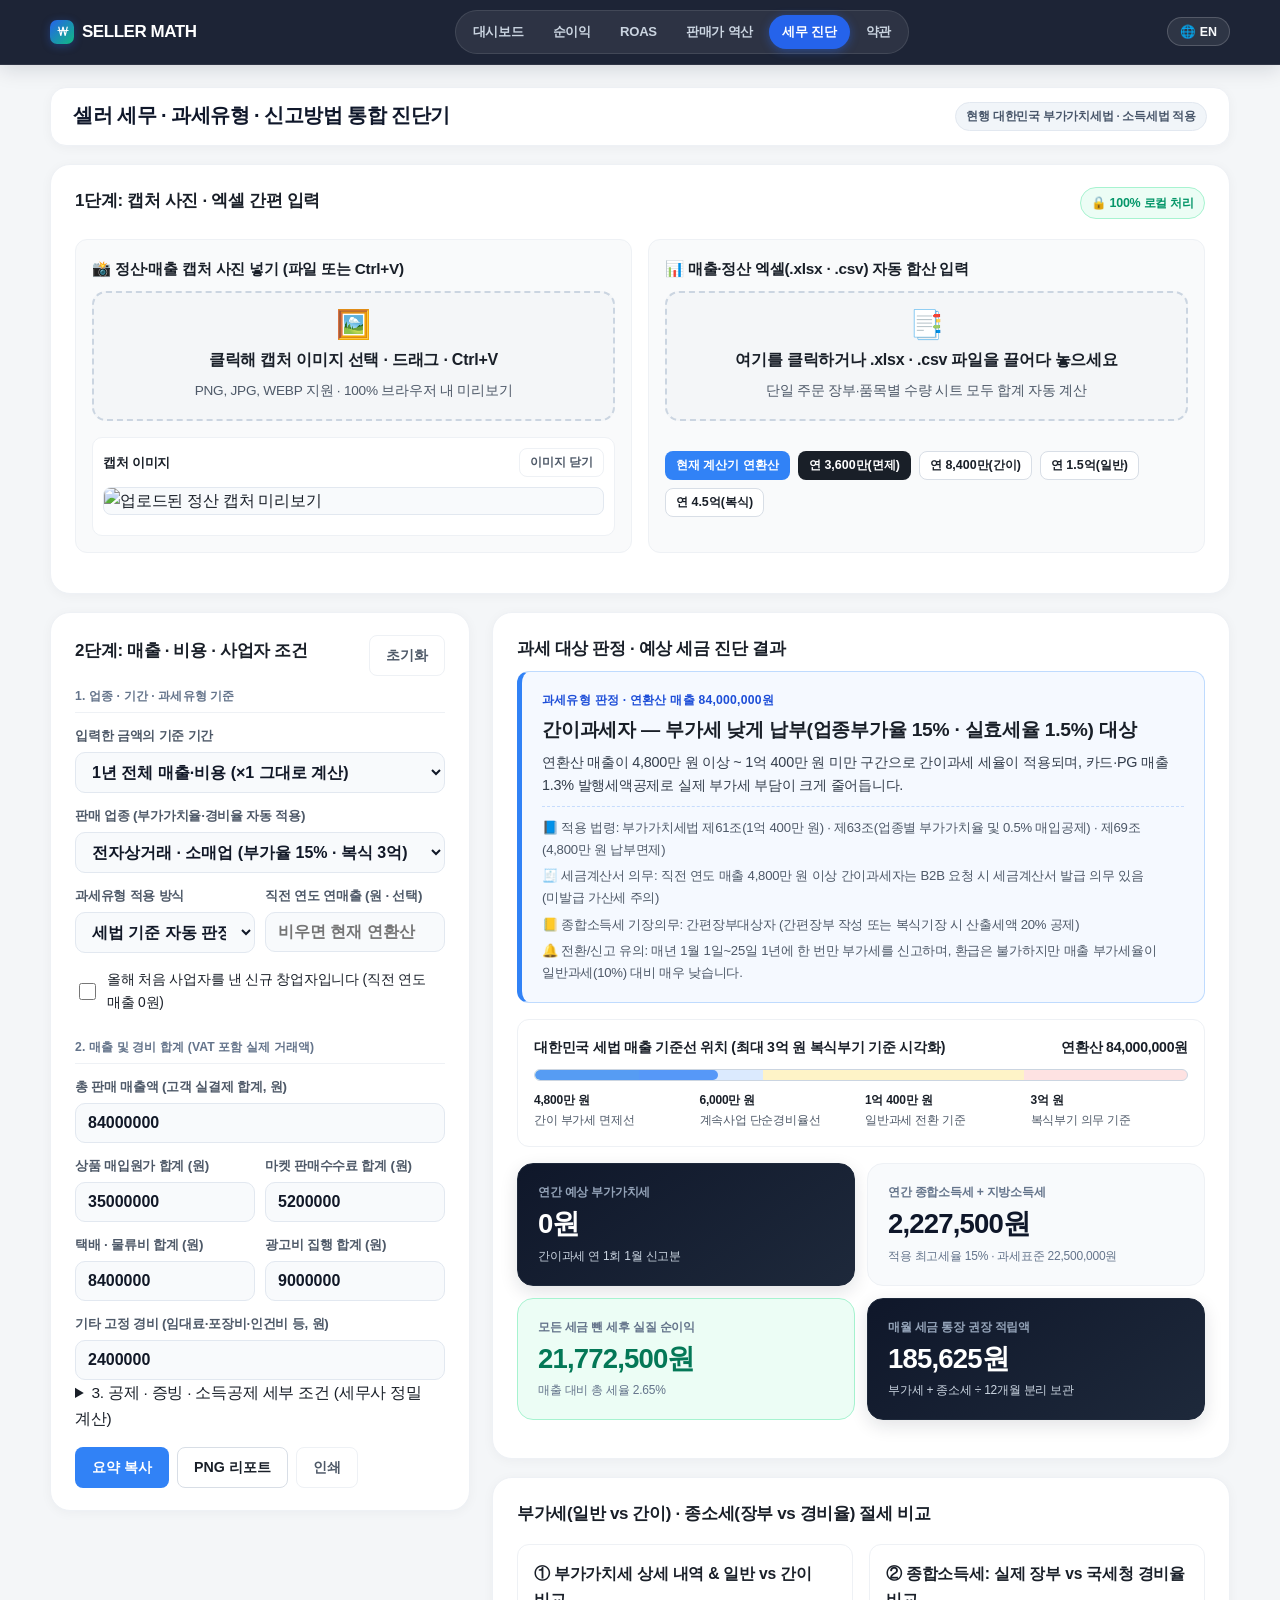
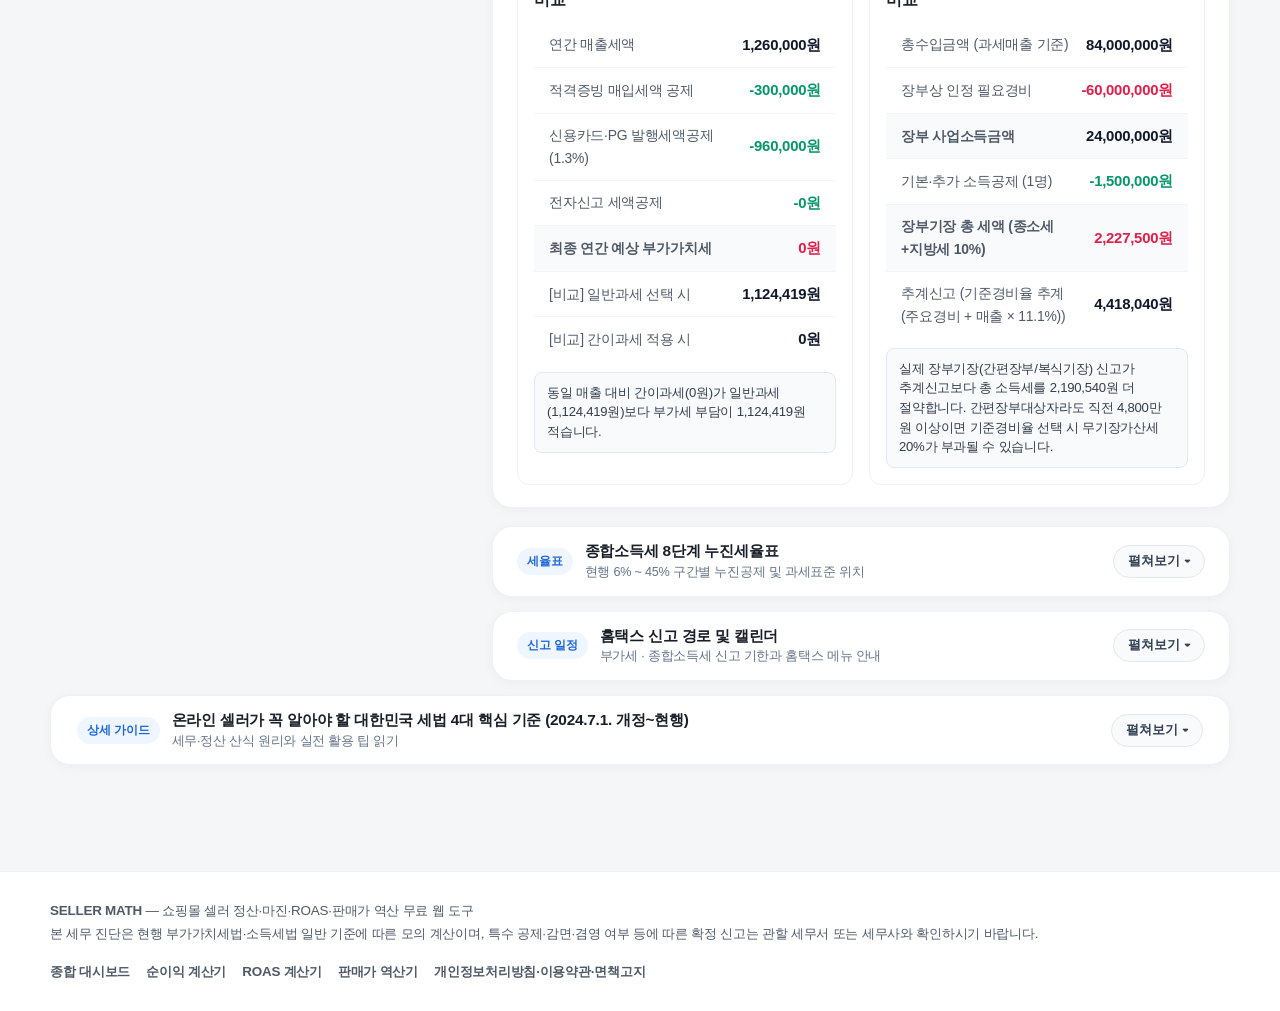
<file: tax-calculator.html>
<!DOCTYPE html>
<html lang="ko">
<head>
  <meta charset="UTF-8">
  <meta name="viewport" content="width=device-width, initial-scale=1.0">
  <title>셀러 세무·과세 진단기 (부가세·종합소득세·신고방법) | SELLER MATH</title>
  <meta name="description" content="정산 캡처 사진이나 매출 엑셀(.xlsx/.csv)만 넣으면 대한민국 현행 세법(1억 400만 원 간이과세 기준, 8단계 종소세 누진세율, 기장의무, 신고방법)을 오류 없이 진단해 주는 무료 셀러 세무 도구입니다.">
  <link rel="canonical" href="https://seller-math.pages.dev/tax-calculator">
  <meta name="robots" content="index, follow">
  <meta property="og:type" content="website">
  <meta property="og:title" content="대한민국 셀러 세무·과세 진단기 | SELLER MATH">
  <meta property="og:description" content="일반/간이/면세 과세유형 판정부터 부가세·종소세 예상액, 장부 vs 경비율 절세 비교, 홈택스 신고 일정까지 한눈에 진단합니다.">
  <meta property="og:url" content="https://seller-math.pages.dev/tax-calculator">
  <link rel="icon" type="image/svg+xml" href="favicon.svg">
  <link rel="manifest" href="manifest.json">
  <meta name="theme-color" content="#1d4ed8">
  <link rel="stylesheet" href="style.css">
  <script type="application/ld+json">
  {
    "@context": "https://schema.org",
    "@type": "FAQPage",
    "mainEntity": [
      {
        "@type": "Question",
        "name": "간이과세자 부가가치세 기준금액과 납부의무 면제 기준은 얼마인가요?",
        "acceptedAnswer": {
          "@type": "Answer",
          "text": "2024년 7월 1일 시행 현행 부가가치세법에 따라 직전 연도 공급대가 1억 400만 원 미만이면 간이과세 대상(배제업종 제외)이며, 당해 과세기간 공급대가가 4,800만 원 미만이면 부가세 납부의무가 면제됩니다."
        }
      },
      {
        "@type": "Question",
        "name": "연 매출 4,800만 원 미만으로 부가세가 0원이면 종합소득세도 안 내나요?",
        "acceptedAnswer": {
          "@type": "Answer",
          "text": "아니요. 부가가치세와 종합소득세는 별개 세목이므로 부가세가 0원이어도 매년 5월 종합소득세(6%~45% 누진세율 + 지방소득세 10%)는 사업소득에 따라 별도로 신고·납부해야 합니다."
        }
      }
    ]
  }
  </script>
  <script type="application/ld+json">
  {
    "@context": "https://schema.org",
    "@type": "SoftwareApplication",
    "name": "SELLER MATH 대한민국 셀러 세무·과세 진단기",
    "applicationCategory": "BusinessApplication",
    "operatingSystem": "Web",
    "inLanguage": "ko",
    "url": "https://seller-math.pages.dev/tax-calculator",
    "description": "부가가치세법(간이과세 1억 400만 원·면제 4,800만 원·카드발행세액공제 1.3%) 및 소득세법(8단계 누진세율·단순/기준경비율·복식부기 기준)을 반영한 무료 웹 세무 진단 도구입니다.",
    "offers": {
      "@type": "Offer",
      "price": "0",
      "priceCurrency": "KRW"
    }
  }
  </script>
</head>
<body>
  <header class="site-header">
    <div class="header-inner">
      <a class="brand" href="index.html">
        <span class="brand-title">SELLER MATH</span>
        <span class="brand-sub">쇼핑몰 정산 · 마진 · ROAS 계산기</span>
      </a>
      <nav class="main-nav" aria-label="주 메뉴">
        <a class="nav-link" href="index.html">대시보드</a>
        <a class="nav-link" href="profit-calculator.html">순이익</a>
        <a class="nav-link" href="roas-calculator.html">ROAS</a>
        <a class="nav-link" href="selling-price-calculator.html">판매가 역산</a>
        <a class="nav-link active" href="tax-calculator.html">세무 진단</a>
        <a class="nav-link" href="legal.html">약관</a>
      </nav>
    </div>
  </header>

  <main class="page-main">
    <div class="container">
      <section class="hero-card">
        <span class="hero-eyebrow" data-i18n-en="Korean VAT & Income Tax Law Engine">현행 대한민국 부가가치세법 · 소득세법 적용</span>
        <h1>셀러 세무 · 과세유형 · 신고방법 통합 진단기</h1>
        <p class="hero-desc" data-i18n-en="Upload a settlement screenshot or Excel sheet (.xlsx/.csv) to check your Korean VAT status (<48M exempt, <104M simplified, >=104M general), 8-bracket income tax, bookkeeping vs. expense rate comparison, and HomeTax filing steps. 100% local in your browser.">
          정산 내역 캡처 사진이나 매출 엑셀(`.xlsx`, `.csv`)을 넣으면 간이·일반·면세 과세유형 판정, 부가가치세·종합소득세 예상액,
          장부 vs 경비율 유불리 비교, 홈택스 신고 일정까지 한눈에 정리해 드립니다.
        </p>
      </section>

      <aside class="ad-slot ad-slot-banner" aria-label="상단 광고 영역">
        <span>광고 영역 (승인 후 애드센스 / 애드핏 배너 코드 삽입 위치 · CLS 방지 높이 확보)</span>
      </aside>

      <!-- 사진 · 엑셀 업로드 및 프리셋 인테이크 -->
      <section class="card" aria-label="정산 캡처 사진 및 엑셀 간편 입력">
        <div class="bulk-excel-header">
          <div>
            <h2 class="card-title">1단계: 캡처 사진 · 엑셀 간편 입력</h2>
            <p class="card-subtitle">사진이나 엑셀이 없다면 아래 원클릭 셀러 예시 또는 기존 계산기 데이터를 바로 불러올 수 있습니다.</p>
          </div>
          <span class="bulk-privacy-badge">🔒 100% 로컬 처리</span>
        </div>

        <div class="tax-intake-grid">
          <!-- 좌측: 정산 캡처 사진 -->
          <div class="tax-intake-box">
            <h3 class="tax-intake-title">📸 정산·매출 캡처 사진 넣기 (파일 또는 Ctrl+V)</h3>
            <p class="tax-intake-desc" data-i18n-en="Drop an image (.png/.jpg/.webp) or press Ctrl+V to paste a screenshot. Supported browsers run local text detection at zero cost; otherwise compare side-by-side and convert 1-month figures to 12-month annualized figures in one click.">
              스마트스토어·쿠팡 정산 화면 캡처를 끌어다 놓거나 화면 아무 곳에서 <code>Ctrl+V</code>로 붙여넣으세요.
              이미지 옆에서 기간 배수(1개월×12 연환산)를 눌러 숫자를 대조 입력할 수 있습니다. (유료 OCR API 미사용·비용 0원)
            </p>
            <label class="excel-dropzone" id="img-dropzone" style="padding: 18px 14px;">
              <input id="tax-image-input" type="file" accept="image/*" class="excel-file-input">
              <div class="excel-dropzone-icon">🖼️</div>
              <div class="excel-dropzone-title">클릭해 캡처 이미지 선택 · 드래그 · Ctrl+V</div>
              <div class="excel-dropzone-sub">PNG, JPG, WEBP 지원 · 100% 브라우저 내 미리보기</div>
            </label>

            <div id="screenshot-viewer-wrap" class="screenshot-viewer-box" hidden>
              <div style="display:flex; justify-content:space-between; align-items:center; gap:8px;">
                <strong id="screenshot-filename" style="font-size:0.82rem;">캡처 이미지</strong>
                <button type="button" class="btn btn-ghost btn-table-sm" id="btn-clear-image">이미지 닫기</button>
              </div>
              <img id="screenshot-preview-img" alt="업로드된 정산 캡처 미리보기">
              <div id="ocr-status-msg" class="field-help" style="margin:0;"></div>
              <div id="ocr-chips-wrap" hidden>
                <div style="display:flex; flex-wrap:wrap; align-items:center; gap:8px; margin-bottom:6px;">
                  <label for="ocr-target-field" style="font-size:0.78rem; font-weight:700;">추출 숫자 적용할 칸:</label>
                  <select id="ocr-target-field" class="select-control" style="width:auto; padding:4px 10px; font-size:0.8rem;">
                    <option value="grossSales">총 매출액 (원)</option>
                    <option value="cogsTotal">상품 매입원가 (원)</option>
                    <option value="platformFeeTotal">마켓 수수료 (원)</option>
                    <option value="shippingCostTotal">택배·물류비 (원)</option>
                    <option value="adSpendTotal">광고비 (원)</option>
                    <option value="otherExpenseTotal">기타 경비 (원)</option>
                  </select>
                </div>
                <div id="ocr-chip-row" class="ocr-chip-row"></div>
              </div>
            </div>
          </div>

          <!-- 우측: 매출 엑셀 업로드 & 프리셋 -->
          <div class="tax-intake-box">
            <h3 class="tax-intake-title">📊 매출·정산 엑셀(.xlsx · .csv) 자동 합산 입력</h3>
            <p class="tax-intake-desc" data-i18n-en="Upload your .xlsx, .csv, or .tsv sheet to sum total sales, COGS, fees, shipping, and ad spend across all SKUs automatically for Korean tax diagnosis.">
              엑셀 장부를 올리면 전체 품목의 매출·원가·수수료·택배비·광고비를 자동 합산해 세무 계산 폼에 즉시 채워줍니다.
            </p>
            <label class="excel-dropzone" id="tax-excel-dropzone" style="padding: 18px 14px;">
              <input id="tax-excel-input" type="file" accept=".xlsx,.csv,.tsv,.txt" class="excel-file-input">
              <div class="excel-dropzone-icon">📑</div>
              <div class="excel-dropzone-title">여기를 클릭하거나 .xlsx · .csv 파일을 끌어다 놓으세요</div>
              <div class="excel-dropzone-sub">단일 주문 장부·품목별 수량 시트 모두 합계 자동 계산</div>
            </label>
            <div id="tax-excel-status" class="status-pill status-positive" hidden></div>

            <div class="preset-pill-row">
              <button type="button" class="btn btn-primary btn-table-sm" id="btn-sync-profit-calc">현재 계산기 연환산</button>
              <button type="button" class="btn btn-secondary btn-table-sm" id="btn-preset-36m">연 3,600만(면제)</button>
              <button type="button" class="btn btn-outline btn-table-sm" id="btn-preset-84m">연 8,400만(간이)</button>
              <button type="button" class="btn btn-outline btn-table-sm" id="btn-preset-150m">연 1.5억(일반)</button>
              <button type="button" class="btn btn-outline btn-table-sm" id="btn-preset-450m">연 4.5억(복식)</button>
            </div>
          </div>
        </div>
      </section>

      <div class="workspace-grid">
        <!-- 좌측 세무 입력 폼 -->
        <section class="card" aria-label="사업자 및 매출·비용 세무 조건 입력">
          <div class="scenario-toolbar">
            <h2 class="card-title">2단계: 매출 · 비용 · 사업자 조건</h2>
            <div class="btn-row">
              <button type="button" class="btn btn-ghost" id="btn-reset-tax">초기화</button>
            </div>
          </div>

          <form id="tax-form" novalidate>
            <div class="form-section-label">1. 업종 · 기간 · 과세유형 기준</div>
            <div class="form-grid">
              <div class="field">
                <label for="tax-periodMode">입력한 금액의 기준 기간</label>
                <select id="tax-periodMode" class="select-control">
                  <option value="annual">1년 전체 매출·비용 (×1 그대로 계산)</option>
                  <option value="monthly">1개월 정산 캡처/월매출 (×12 자동 연환산)</option>
                  <option value="half_year">반기 6개월 (×2 자동 연환산)</option>
                  <option value="quarterly">분기 3개월 (×4 자동 연환산)</option>
                </select>
              </div>
              <div class="field">
                <label for="tax-industryKey">판매 업종 (부가가치율·경비율 자동 적용)</label>
                <select id="tax-industryKey" class="select-control">
                  <option value="retail_ecommerce">전자상거래 · 소매업 (부가율 15% · 복식 3억)</option>
                  <option value="food">음식점업 · 카페 (부가율 15% · 복식 1.5억)</option>
                  <option value="manufacturing_b2c">제조업 최종소비자 판매 (부가율 20% · 복식 1.5억)</option>
                  <option value="service_it">정보통신 · 마케팅 · 서비스업 (부가율 30% · 복식 7,500만)</option>
                  <option value="wholesale_excluded">도매업 · 상품중개업 (간이과세 배제 → 일반과세)</option>
                  <option value="exempt_goods">면세재화 (미가공 농축수산물 · 도서 등)</option>
                </select>
              </div>
              <div class="form-grid-2">
                <div class="field">
                  <label for="tax-taxpayerOverride">과세유형 적용 방식</label>
                  <select id="tax-taxpayerOverride" class="select-control">
                    <option value="auto">세법 기준 자동 판정 (권장)</option>
                    <option value="general">일반과세자 직접 지정</option>
                    <option value="simplified">간이과세자 직접 지정</option>
                    <option value="exempt">면세사업자 직접 지정</option>
                  </select>
                </div>
                <div class="field">
                  <label for="tax-priorYearGrossSales">직전 연도 연매출 (원 · 선택)</label>
                  <input id="tax-priorYearGrossSales" type="number" min="0" step="10000" class="input-control" placeholder="비우면 현재 연환산 매출 기준">
                </div>
              </div>
              <label class="checkbox-row">
                <input id="tax-isNewBusiness" type="checkbox">
                <span>올해 처음 사업자를 낸 신규 창업자입니다 (직전 연도 매출 0원)</span>
              </label>
            </div>

            <div class="form-section-label">2. 매출 및 경비 합계 (VAT 포함 실제 거래액)</div>
            <div class="form-grid">
              <div class="field">
                <label for="tax-grossSales">총 판매 매출액 (고객 실결제 합계, 원)</label>
                <input id="tax-grossSales" type="number" min="0" step="1000" class="input-control">
              </div>
              <div class="form-grid-2">
                <div class="field">
                  <label for="tax-cogsTotal">상품 매입원가 합계 (원)</label>
                  <input id="tax-cogsTotal" type="number" min="0" step="1000" class="input-control">
                </div>
                <div class="field">
                  <label for="tax-platformFeeTotal">마켓 판매수수료 합계 (원)</label>
                  <input id="tax-platformFeeTotal" type="number" min="0" step="1000" class="input-control">
                </div>
              </div>
              <div class="form-grid-2">
                <div class="field">
                  <label for="tax-shippingCostTotal">택배 · 물류비 합계 (원)</label>
                  <input id="tax-shippingCostTotal" type="number" min="0" step="1000" class="input-control">
                </div>
                <div class="field">
                  <label for="tax-adSpendTotal">광고비 집행 합계 (원)</label>
                  <input id="tax-adSpendTotal" type="number" min="0" step="1000" class="input-control">
                </div>
              </div>
              <div class="field">
                <label for="tax-otherExpenseTotal">기타 고정 경비 (임대료·포장비·인건비 등, 원)</label>
                <input id="tax-otherExpenseTotal" type="number" min="0" step="1000" class="input-control">
              </div>
            </div>

            <details class="advanced-vat-panel">
              <summary>3. 공제 · 증빙 · 소득공제 세부 조건 (세무사 정밀 계산)</summary>
              <div class="advanced-vat-body">
                <div class="form-grid-2">
                  <div class="field">
                    <label for="tax-cardSalesRatio">카드·PG·현금영수증 매출 비중 (%)</label>
                    <input id="tax-cardSalesRatio" type="number" min="0" max="100" step="1" class="input-control">
                    <div class="field-help">개인사업자 1.3%(연 1천만 원 한도) 발행공제 적용</div>
                  </div>
                  <div class="field">
                    <label for="tax-nonQualifiedExpenseRatio">적격증빙 미수취 지출 비율 (%)</label>
                    <input id="tax-nonQualifiedExpenseRatio" type="number" min="0" max="100" step="1" class="input-control">
                    <div class="field-help">세금계산서·카드 없는 현금 사입/간이영수증 비율</div>
                  </div>
                </div>
                <div class="form-grid-2" style="margin-top: 10px;">
                  <div class="field">
                    <label for="tax-dependentsCount">인적공제 대상 가족 수 (본인 포함 명)</label>
                    <input id="tax-dependentsCount" type="number" min="1" max="20" step="1" class="input-control">
                    <div class="field-help">1명당 연 150만 원 기본공제</div>
                  </div>
                  <div class="field">
                    <label for="tax-extraDeduction">추가 소득공제 (노란우산·연금 등 연 원)</label>
                    <input id="tax-extraDeduction" type="number" min="0" step="10000" class="input-control">
                  </div>
                </div>
                <div class="form-grid" style="margin-top: 10px;">
                  <label class="checkbox-row">
                    <input id="tax-useDoubleEntryCredit" type="checkbox">
                    <span>간편장부대상자이지만 복식부기로 기장 (산출세액 20% 기장세액공제)</span>
                  </label>
                  <label class="checkbox-row">
                    <input id="tax-includeEFilingCredit" type="checkbox">
                    <span>홈택스 전자신고 세액공제 반영 (부가세·종소세)</span>
                  </label>
                </div>
              </div>
            </details>
          </form>

          <div class="btn-row" style="margin-top: 16px;">
            <button type="button" class="btn btn-primary" id="btn-copy-tax-summary">요약 복사</button>
            <button type="button" class="btn btn-outline" id="btn-download-tax-png">PNG 리포트</button>
            <button type="button" class="btn btn-ghost" id="btn-print-tax">인쇄</button>
          </div>
          <div id="tax-action-toast" class="toast-msg" hidden role="status" aria-live="polite"></div>
        </section>

        <!-- 우측 세무 진단 결과 대시보드 -->
        <div>
          <section class="card" aria-label="세법 판정 및 세액 진단 결과">
            <h2 class="card-title">과세 대상 판정 · 예상 세금 진단 결과</h2>
            <p class="card-subtitle">부가가치세법 제61조(1억 400만 원)·제69조(4,800만 원)·제46조(1.3% 카드공제) 및 소득세법 제55조 8단계 누진세율을 적용한 결과입니다.</p>

            <div id="tax-verdict-box"></div>
            <div id="threshold-meter-box"></div>
            <div id="tax-kpi-grid" class="kpi-grid"></div>
          </section>

          <section class="card" aria-label="부가가치세 및 종합소득세 상세 비교">
            <h2 class="card-title">부가세(일반 vs 간이) · 종소세(장부 vs 경비율) 절세 비교</h2>
            <p class="card-subtitle">동일한 매출·비용일 때 과세유형과 신고 방식에 따른 세액 차이를 비교합니다.</p>
            <div id="tax-comparison-box" class="tax-comparison-grid"></div>
          </section>

          <section class="card" aria-label="대한민국 종합소득세 8단계 누진세율표">
            <h2 class="card-title">종합소득세 8단계 누진세율표 &amp; 내 과세표준 구간</h2>
            <p class="card-subtitle">현재 장부상 과세표준이 어느 세율 구간(6% ~ 45%)에 속하는지 강조 표시합니다.</p>
            <div id="bracket-table-box"></div>
          </section>

          <section class="card" aria-label="신고 일정 및 홈택스 신고 가이드">
            <h2 class="card-title">언제 · 어떻게 신고해야 하나요? (맞춤 신고 캘린더)</h2>
            <p class="card-subtitle">판정된 사업자 유형에 맞춰 반드시 챙겨야 할 신고 기간과 국세청 홈택스 메뉴 경로입니다.</p>
            <div id="filing-schedule-box"></div>
          </section>
        </div>
      </div>

      <!-- 본문 중간 광고 슬롯 -->
      <aside class="ad-slot ad-slot-incontent" aria-label="본문 광고 영역">
        <span>광고 영역 (승인 후 애드센스 반응형 / 애드핏 코드 삽입 위치 · CLS 방지)</span>
      </aside>

      <article class="article-section">
        <h2>온라인 셀러가 꼭 알아야 할 대한민국 세법 4대 핵심 기준 (2024.7.1. 개정~현행)</h2>
        <h3>1. 간이과세 기준금액 1억 400만 원 vs 납부면제 4,800만 원</h3>
        <p data-i18n-en="Under current Korean VAT law (effective July 2024), individual businesses with prior-year gross sales below 104M KRW qualify as Simplified Taxpayers (excluding excluded industries like wholesale). If current-year gross sales stay below 48M KRW, VAT payment is exempt (0 KRW), though annual January filing is still required.">
          2024년 7월 1일부터 부가가치세법상 <strong>간이과세자 적용 기준이 직전 연도 공급대가 8,000만 원에서 1억 400만 원 미만으로 상향</strong>되었습니다.
          연 매출(공급대가)이 <strong>4,800만 원 미만</strong>이면 부가가치세 납부 의무가 면제(0원)되고, 4,800만 원 이상 ~ 1억 400만 원 미만이면 업종별 부가가치율(소매·전자상거래 15%, 즉 매출의 1.5%)만 내고 적격증빙 매입대가의 0.5%를 공제받습니다.
        </p>

        <h3>2. 마켓 셀러의 숨은 절세 포인트: 신용카드·PG 발행세액공제 1.3%</h3>
        <p data-i18n-en="Sole proprietors with prior-year supply value of 1B KRW or less receive a 1.3% tax credit (capped at 10M KRW/year) on credit card, cash receipt, and marketplace PG sales, limited to positive VAT payable.">
          스마트스토어·쿠팡 같은 오픈마켓 매출은 대부분 신용카드·체크카드·간편결제(PG)로 이루어집니다.
          직전 연도 과세공급가액 <strong>10억 원 이하 개인사업자</strong>는 <code>부가가치세법 제46조</code>에 따라 카드·현금영수증·결제대행 매출의 <strong>1.3% (연 1,000만 원 한도)</strong>를 납부할 부가가치세에서 깎아줍니다(납부세액 한도 내 비환급).
        </p>

        <h3>3. 부가세 0원이어도 5월 종합소득세는 별도입니다</h3>
        <p data-i18n-en="VAT exemption (<48M KRW) does NOT exempt Comprehensive Income Tax. Every business owner must file Income Tax in May based on business profit minus deductions across Korea's 8 progressive brackets (6% to 45%) plus 10% local income tax.">
          연 매출 4,800만 원 미만 간이과세자로 부가세가 0원이 나오거나 면세사업자라 하더라도, <strong>매년 5월 종합소득세(6%~45% 누진세율 + 지방소득세 10%)</strong>는 사업소득에 따라 별도로 계산되어 부과됩니다.
          특히 실제 마진이 박한 셀러나 초기 적자가 난 경우에는 국세청 경비율 추계보다 <strong>실제 지출 증빙을 모아 장부기장 신고(간편장부 또는 복식부기 20% 기장세액공제)</strong>를 하는 것이 세금을 크게 줄이거나 이월결손금 혜택을 받는 핵심 방법입니다.
        </p>
      </article>
    </div>
  </main>

  <footer class="site-footer">
    <div class="container footer-inner">
      <div>
        <strong>SELLER MATH</strong> — 쇼핑몰 셀러 정산·마진·ROAS·판매가 역산 무료 웹 도구<br>
        <span>본 세무 진단은 현행 부가가치세법·소득세법 일반 기준에 따른 모의 계산이며, 특수 공제·감면·겸영 여부 등에 따른 확정 신고는 관할 세무서 또는 세무사와 확인하시기 바랍니다.</span>
      </div>
      <div class="footer-links">
        <a href="index.html">종합 대시보드</a>
        <a href="profit-calculator.html">순이익 계산기</a>
        <a href="roas-calculator.html">ROAS 계산기</a>
        <a href="selling-price-calculator.html">판매가 역산기</a>
        <a href="legal.html">개인정보처리방침·이용약관·면책고지</a>
      </div>
    </div>
  </footer>

  <script src="common.js"></script>
  <script>
    (function () {
      'use strict';
      var SM = window.SellerMath;

      var form = document.getElementById('tax-form');
      var verdictBox = document.getElementById('tax-verdict-box');
      var thresholdBox = document.getElementById('threshold-meter-box');
      var kpiGrid = document.getElementById('tax-kpi-grid');
      var compBox = document.getElementById('tax-comparison-box');
      var bracketBox = document.getElementById('bracket-table-box');
      var scheduleBox = document.getElementById('filing-schedule-box');
      var toastEl = document.getElementById('tax-action-toast');

      var imageInput = document.getElementById('tax-image-input');
      var imgDropzone = document.getElementById('img-dropzone');
      var viewerWrap = document.getElementById('screenshot-viewer-wrap');
      var previewImg = document.getElementById('screenshot-preview-img');
      var screenshotFilename = document.getElementById('screenshot-filename');
      var ocrStatusMsg = document.getElementById('ocr-status-msg');
      var ocrChipsWrap = document.getElementById('ocr-chips-wrap');
      var ocrChipRow = document.getElementById('ocr-chip-row');
      var ocrTargetField = document.getElementById('ocr-target-field');

      var excelInput = document.getElementById('tax-excel-input');
      var excelDropzone = document.getElementById('tax-excel-dropzone');
      var excelStatus = document.getElementById('tax-excel-status');

      var currentObjectUrl = null;
      var lastTaxResult = null;

      var PAGE_DICT = {
        '셀러 세무 · 과세유형 · 신고방법 통합 진단기': 'Korean Seller Tax, VAT & Filing Diagnostic Tool',
        '1단계: 캡처 사진 · 엑셀 간편 입력': 'Step 1: 3-Second Screenshot or Excel Input',
        '1단계: 정산 캡처 사진 또는 매출 엑셀로 3초 입력': 'Step 1: 3-Second Input via Screenshot or Excel Sheet',
        '사진이나 엑셀이 없다면 아래 원클릭 셀러 예시 또는 기존 계산기 데이터를 바로 불러올 수 있습니다.': 'Or load realistic seller presets or your active Profit Calculator inputs in one click.',
        '🔒 100% 로컬 처리': '🔒 100% Local',
        '🔒 과금 가능성 0% · 외부 AI/서버 전송 없음 (브라우저 로컬 연산)': '🔒 Zero Cost Guaranteed · 100% Browser Local (No Paid OCR/Server)',
        '📸 정산·매출 캡처 사진 넣기 (파일 또는 Ctrl+V)': '📸 Settlement Screenshot Input (Drop or Ctrl+V)',
        '클릭해 캡처 이미지 선택 · 드래그 · Ctrl+V': 'Click to choose screenshot · Drag & Drop · Ctrl+V',
        'PNG, JPG, WEBP 지원 · 100% 브라우저 내 미리보기': 'PNG, JPG, WEBP · 100% Local Browser Preview',
        '📊 매출·정산 엑셀(.xlsx · .csv) 자동 합산 입력': '📊 Excel (.xlsx / .csv) Auto-Sum Tax Input',
        '여기를 클릭하거나 .xlsx · .csv 파일을 끌어다 놓으세요': 'Click or drag & drop .xlsx / .csv sheet here',
        '단일 주문 장부·품목별 수량 시트 모두 합계 자동 계산': 'Auto-sums single orders or SKU quantity sheets',
        '현재 계산기 연환산': 'Sync Profit Calc (×12)',
        '연 3,600만(면제)': '36M (Exempt)',
        '연 8,400만(간이)': '84M (Simplified)',
        '연 1.5억(일반)': '150M (General)',
        '연 4.5억(복식)': '450M (Double-Entry)',
        '현재 순이익 계산기(연환산) 불러오기': 'Load Profit Calculator (×12 Mos)',
        '예시: 연 3,600만(납부면제)': 'Preset: 36M KRW (VAT Exempt)',
        '예시: 연 8,400만(간이)': 'Preset: 84M KRW (Simplified)',
        '예시: 연 1.5억(일반전환)': 'Preset: 150M KRW (General)',
        '예시: 연 4.5억(복식부기)': 'Preset: 450M KRW (Double-Entry)',
        '2단계: 매출 · 비용 · 사업자 조건': 'Step 2: Sales, Costs & Business Conditions',
        '초기화': 'Reset',
        '1. 업종 · 기간 · 과세유형 기준': '1. Industry, Period & Tax Classification',
        '입력한 금액의 기준 기간': 'Entered Data Period',
        '1년 전체 매출·비용 (×1 그대로 계산)': 'Full 1 Year (×1)',
        '1개월 정산 캡처/월매출 (×12 자동 연환산)': '1-Month Screenshot/Data (×12 Annualized)',
        '반기 6개월 (×2 자동 연환산)': 'Half-Year 6 Mos (×2 Annualized)',
        '분기 3개월 (×4 자동 연환산)': 'Quarter 3 Mos (×4 Annualized)',
        '판매 업종 (부가가치율·경비율 자동 적용)': 'Business Industry (Statutory Rates Applied)',
        '전자상거래 · 소매업 (부가율 15% · 복식 3억)': 'E-Commerce / Retail (VAT Rate 15% · 300M Double-Entry)',
        '음식점업 · 카페 (부가율 15% · 복식 1.5억)': 'Restaurants & Cafe (VAT Rate 15% · 150M Double-Entry)',
        '제조업 최종소비자 판매 (부가율 20% · 복식 1.5억)': 'B2C Manufacturing (VAT Rate 20% · 150M Double-Entry)',
        '정보통신 · 마케팅 · 서비스업 (부가율 30% · 복식 7,500만)': 'IT / Marketing / Services (VAT Rate 30% · 75M Double-Entry)',
        '도매업 · 상품중개업 (간이과세 배제 → 일반과세)': 'Wholesale / Brokerage (General Only)',
        '면세재화 (미가공 농축수산물 · 도서 등)': 'VAT-Exempt Goods (Unprocessed Food / Books)',
        '과세유형 적용 방식': 'Taxpayer Classification Mode',
        '세법 기준 자동 판정 (권장)': 'Auto-Detect by Korean Tax Law (Recommended)',
        '일반과세자 직접 지정': 'Force General Taxpayer',
        '간이과세자 직접 지정': 'Force Simplified Taxpayer',
        '면세사업자 직접 지정': 'Force VAT-Exempt Business',
        '직전 연도 연매출 (원 · 선택)': 'Prior-Year Annual Sales (KRW, Optional)',
        '비우면 현재 연환산 매출 기준': 'Blank = evaluate by annualized sales',
        '올해 처음 사업자를 낸 신규 창업자입니다 (직전 연도 매출 0원)': 'New business opened this year (0 prior-year sales)',
        '2. 매출 및 경비 합계 (VAT 포함 실제 거래액)': '2. Total Sales & Cash Expenses (VAT Inclusive)',
        '총 판매 매출액 (고객 실결제 합계, 원)': 'Total Gross Sales (Customer Payment, KRW)',
        '상품 매입원가 합계 (원)': 'Total COGS / Purchases (KRW)',
        '마켓 판매수수료 합계 (원)': 'Total Marketplace Fees (KRW)',
        '택배 · 물류비 합계 (원)': 'Total Courier & Logistics Costs (KRW)',
        '광고비 집행 합계 (원)': 'Total Ad Spend (KRW)',
        '기타 고정 경비 (임대료·포장비·인건비 등, 원)': 'Other Business Expenses (Rent, Payroll, Packaging, KRW)',
        '3. 공제 · 증빙 · 소득공제 세부 조건 (세무사 정밀 계산)': '3. Tax Credits, Qualified Invoices & Deductions',
        '카드·PG·현금영수증 매출 비중 (%)': 'Card / PG / Cash Receipt Sales Share (%)',
        '개인사업자 1.3%(연 1천만 원 한도) 발행공제 적용': '1.3% credit up to 10M KRW/yr for sole proprietors',
        '적격증빙 미수취 지출 비율 (%)': 'Non-Qualified Cash Expense Ratio (%)',
        '세금계산서·카드 없는 현금 사입/간이영수증 비율': 'Expenses lacking tax invoices or business card receipts',
        '인적공제 대상 가족 수 (본인 포함 명)': 'Personal Deduction Dependents (Incl. Self)',
        '1명당 연 150만 원 기본공제': '1.5M KRW deduction per person annually',
        '추가 소득공제 (노란우산·연금 등 연 원)': 'Extra Income Deductions (Yellow Umbrella, Pension, KRW)',
        '간편장부대상자이지만 복식부기로 기장 (산출세액 20% 기장세액공제)': 'Simple-book obligor opting into Double-Entry (20% credit)',
        '홈택스 전자신고 세액공제 반영 (부가세·종소세)': 'Include HomeTax e-Filing tax credits',
        '세무 진단 요약 복사': 'Copy Tax Diagnosis',
        '과세 대상 판정 · 예상 세금 진단 결과': 'Taxpayer Classification & Tax Liability Diagnosis',
        '부가가치세법 제61조(1억 400만 원)·제69조(4,800만 원)·제46조(1.3% 카드공제) 및 소득세법 제55조 8단계 누진세율을 적용한 결과입니다.': 'Computed under current Korean VAT Act (104M/48M thresholds, 1.3% card credit) and Income Tax Act (8 progressive brackets).',
        '부가세(일반 vs 간이) · 종소세(장부 vs 경비율) 절세 비교': 'VAT (General vs Simplified) & Income Tax (Bookkeeping vs Expense Rate) Comparison',
        '동일한 매출·비용일 때 과세유형과 신고 방식에 따른 세액 차이를 비교합니다.': 'Compare statutory tax burdens across classification and filing methods for the same revenue.',
        '종합소득세 8단계 누진세율표 & 내 과세표준 구간': '8-Bracket Income Tax Rate Schedule & Your Active Tier',
        '현재 장부상 과세표준이 어느 세율 구간(6% ~ 45%)에 속하는지 강조 표시합니다.': 'Highlights where your current taxable base sits on Korea’s 6%–45% progressive schedule.',
        '언제 · 어떻게 신고해야 하나요? (맞춤 신고 캘린더)': 'When & How to File (Custom Tax Calendar)',
        '판정된 사업자 유형에 맞춰 반드시 챙겨야 할 신고 기간과 국세청 홈택스 메뉴 경로입니다.': 'Tailored filing deadlines and exact HomeTax menu paths for your classified tax status.',
        '이미지 닫기': 'Close Image',
        '추출 숫자 적용할 칸:': 'Apply number to:'
      };

      var NUMERIC_IDS = [
        'tax-grossSales', 'tax-cogsTotal', 'tax-platformFeeTotal',
        'tax-shippingCostTotal', 'tax-adSpendTotal', 'tax-otherExpenseTotal',
        'tax-cardSalesRatio', 'tax-nonQualifiedExpenseRatio',
        'tax-dependentsCount', 'tax-extraDeduction'
      ];

      function fieldIdToProp(id) {
        return id.replace(/^tax-/, '');
      }

      function showToast(msg) {
        toastEl.textContent = msg;
        toastEl.hidden = false;
        clearTimeout(showToast._timer);
        showToast._timer = setTimeout(function () {
          toastEl.hidden = true;
        }, 3500);
      }

      function writeFormData(data) {
        document.getElementById('tax-periodMode').value = data.periodMode || 'annual';
        document.getElementById('tax-industryKey').value = data.industryKey || 'retail_ecommerce';
        document.getElementById('tax-taxpayerOverride').value = data.taxpayerOverride || 'auto';
        document.getElementById('tax-isNewBusiness').checked = Boolean(data.isNewBusiness);
        document.getElementById('tax-priorYearGrossSales').value =
          data.priorYearGrossSales !== null && typeof data.priorYearGrossSales !== 'undefined'
            ? String(data.priorYearGrossSales)
            : '';

        NUMERIC_IDS.forEach(function (id) {
          var prop = fieldIdToProp(id);
          document.getElementById(id).value = typeof data[prop] === 'number' ? data[prop] : 0;
        });
        document.getElementById('tax-useDoubleEntryCredit').checked = Boolean(data.useDoubleEntryCredit);
        document.getElementById('tax-includeEFilingCredit').checked =
          typeof data.includeEFilingCredit === 'boolean' ? data.includeEFilingCredit : true;
      }

      function readFormData() {
        var priorStr = document.getElementById('tax-priorYearGrossSales').value.trim();
        var obj = {
          periodMode: document.getElementById('tax-periodMode').value,
          industryKey: document.getElementById('tax-industryKey').value,
          taxpayerOverride: document.getElementById('tax-taxpayerOverride').value,
          isNewBusiness: document.getElementById('tax-isNewBusiness').checked,
          priorYearGrossSales: priorStr === '' ? null : Number(priorStr),
          useDoubleEntryCredit: document.getElementById('tax-useDoubleEntryCredit').checked,
          includeEFilingCredit: document.getElementById('tax-includeEFilingCredit').checked
        };
        NUMERIC_IDS.forEach(function (id) {
          obj[fieldIdToProp(id)] = document.getElementById(id).value;
        });
        return obj;
      }

      function applyPreset(preset) {
        writeFormData(preset);
        renderTaxDiagnosis();
      }

      function syncFromProfitCalculator() {
        var base = SM.loadSharedInputs();
        var res = SM.calculateProfit(base);
        var annualMultiplier = Math.max(1, res.monthlyUnits) * 12;
        var override = base.taxpayerType === 'general' ? 'auto' : base.taxpayerType === 'exempt' ? 'exempt' : 'auto';
        applyPreset({
          periodMode: 'annual',
          industryKey: 'retail_ecommerce',
          taxpayerOverride: override,
          isNewBusiness: false,
          priorYearGrossSales: null,
          grossSales: Math.round(res.totalGrossRevenueInput * annualMultiplier),
          cogsTotal: Math.round(res.inputs.cogs * annualMultiplier),
          platformFeeTotal: Math.round(res.feeTotalInput * annualMultiplier),
          shippingCostTotal: Math.round(res.inputs.sellerShippingCost * annualMultiplier),
          adSpendTotal: Math.round(res.inputs.adSpend * annualMultiplier),
          otherExpenseTotal: 0,
          cardSalesRatio: 95,
          nonQualifiedExpenseRatio: res.inputs.cogsVatDeductible ? 0 : 25,
          dependentsCount: 1,
          extraDeduction: 0,
          useDoubleEntryCredit: false,
          includeEFilingCredit: true
        });
        showToast(SM.t('순이익 계산기의 월간 판매량을 12개월 연환산해 불러왔습니다.', 'Loaded Profit Calculator annualized ×12 figures.'));
      }

      function makeReceiptRow(label, valueText, cls) {
        var li = SM.createEl('li', 'waterfall-row' + (cls ? ' ' + cls : ''));
        li.appendChild(SM.createEl('span', 'wf-label', label));
        li.appendChild(SM.createEl('span', 'wf-value', valueText));
        return li;
      }

      function renderTaxDiagnosis() {
        var res = SM.calculateKoreanTax(readFormData());
        lastTaxResult = res;

        // 1. 과세 판정 배너
        SM.clearEl(verdictBox);
        var verdictTone = res.classification.determinedType === 'simplified_exempt' || res.classification.determinedType === 'exempt'
          ? ' is-exempt'
          : res.classification.determinedType === 'general'
          ? ' is-alert'
          : '';
        var vCard = SM.createEl('div', 'tax-verdict-card' + verdictTone);
        vCard.appendChild(
          SM.createEl(
            'div',
            'tax-verdict-eyebrow',
            SM.t(
              '과세유형 판정 · 연환산 매출 ' + SM.formatCurrency(res.summary.annualGrossSales),
              'Classification · Annualized Sales ' + SM.formatCurrency(res.summary.annualGrossSales)
            )
          )
        );
        vCard.appendChild(SM.createEl('h3', 'tax-verdict-title', res.classification.title));
        vCard.appendChild(SM.createEl('p', 'tax-verdict-sub', res.classification.subtitle));

        var metaDiv = SM.createEl('div', 'tax-verdict-meta');
        metaDiv.appendChild(SM.createEl('div', '', SM.t('📘 적용 법령: ', '📘 Legal Basis: ') + res.classification.legalBasis));
        metaDiv.appendChild(SM.createEl('div', '', SM.t('🧾 세금계산서 의무: ', '🧾 Invoice Rule: ') + res.classification.invoiceDutyText));
        metaDiv.appendChild(SM.createEl('div', '', SM.t('📒 종합소득세 기장의무: ', '📒 Bookkeeping Duty: ') + res.incomeTax.bookkeepingLabel));
        metaDiv.appendChild(SM.createEl('div', '', SM.t('🔔 전환/신고 유의: ', '🔔 Key Alert: ') + res.classification.conversionAlertText));
        vCard.appendChild(metaDiv);
        verdictBox.appendChild(vCard);

        // 2. 매출 기준선 게이지 바
        SM.clearEl(thresholdBox);
        var mWrap = SM.createEl('div', 'threshold-meter-wrap');
        var mHead = SM.createEl('div', 'threshold-header-row');
        mHead.appendChild(SM.createEl('span', '', SM.t('대한민국 세법 매출 기준선 위치 (최대 3억 원 복식부기 기준 시각화)', 'Revenue Position vs Korean Statutory Tax Thresholds')));
        mHead.appendChild(SM.createEl('span', 'tax-num', SM.t('연환산 ', 'Annualized ') + SM.formatCurrency(res.summary.annualGrossSales)));
        mWrap.appendChild(mHead);

        var bar = SM.createEl('div', 'threshold-bar');
        var pct = Math.min(100, Math.round((res.summary.annualGrossSales / Math.max(300000000, res.classification.thresholds.doubleEntryLimit)) * 100));
        var fill = SM.createEl('div', 'threshold-fill');
        fill.style.width = pct + '%';
        bar.appendChild(fill);
        mWrap.appendChild(bar);

        var ms = SM.createEl('div', 'threshold-milestones');
        [
          { cap: SM.t('4,800만 원', '48M KRW'), desc: SM.t('간이 부가세 면제선', 'VAT Pay Exempt') },
          { cap: SM.t(SM.formatNumber(Math.round(res.classification.thresholds.simpleExpenseContLimit / 10000)) + '만 원', 'Simple Exp Limit'), desc: SM.t('계속사업 단순경비율선', 'Simple Rate Limit') },
          { cap: SM.t('1억 400만 원', '104M KRW'), desc: SM.t('일반과세 전환 기준', 'General VAT Limit') },
          { cap: SM.t(SM.formatNumber(Math.round(res.classification.thresholds.doubleEntryLimit / 100000000 * 10) / 10) + '억 원', 'Double-Entry'), desc: SM.t('복식부기 의무 기준', 'Double-Entry Obligor') }
        ].forEach(function (item) {
          var box = SM.createEl('div');
          box.appendChild(SM.createEl('strong', '', item.cap));
          box.appendChild(document.createTextNode(item.desc));
          ms.appendChild(box);
        });
        mWrap.appendChild(ms);
        thresholdBox.appendChild(mWrap);

        // 3. 핵심 세무 KPI 4종
        SM.clearEl(kpiGrid);
        var vatValueText = res.vat.isRefund
          ? SM.formatCurrency(Math.abs(res.summary.annualVatPayable)) + SM.t(' 환급', ' Refund')
          : SM.formatCurrency(res.summary.annualVatPayable);

        var kpis = [
          {
            label: SM.t('연간 예상 부가가치세', 'Est. Annual VAT'),
            value: vatValueText,
            sub: res.vat.exemptApplied
              ? SM.t('4,800만 원 미만 면제 (0원)', 'Exempt < 48M KRW (0 KRW)')
              : res.classification.taxpayerType === 'general'
              ? SM.t('카드 1.3% 등 반영 · 반기 약 ', 'Incl. 1.3% credit · Half-yr ') + SM.formatCurrency(Math.abs(res.vat.semiAnnualVat))
              : res.classification.taxpayerType === 'exempt'
              ? SM.t('부가세 면세사업자 (0원)', 'VAT-Exempt Business')
              : SM.t('간이과세 연 1회 1월 신고분', 'Annual Simplified Return (Jan)'),
            cls: res.vat.isRefund ? 'kpi-positive' : 'kpi-highlight'
          },
          {
            label: SM.t('연간 종합소득세 + 지방소득세', 'Annual Income + Local Tax'),
            value: SM.formatCurrency(res.summary.annualIncomeTaxTotal),
            sub: SM.t(
              '적용 최고세율 ' + res.incomeTax.actualBook.bracketRate + '% · 과세표준 ' + SM.formatCurrency(res.incomeTax.actualBook.taxBase),
              'Bracket ' + res.incomeTax.actualBook.bracketRate + '% · Tax Base ' + SM.formatCurrency(res.incomeTax.actualBook.taxBase)
            ),
            cls: ''
          },
          {
            label: SM.t('모든 세금 뺀 세후 실질 순이익', 'After-Tax Net Profit'),
            value: SM.formatCurrency(res.summary.afterTaxNetProfit),
            sub: SM.t(
              '매출 대비 총 세율 ' + SM.formatPercent(res.summary.effectiveTaxRateOnSales),
              'Effective Tax on Sales ' + SM.formatPercent(res.summary.effectiveTaxRateOnSales)
            ),
            cls: res.summary.afterTaxNetProfit >= 0 ? 'kpi-positive' : 'kpi-negative'
          },
          {
            label: SM.t('매월 세금 통장 권장 적립액', 'Recommended Monthly Tax Reserve'),
            value: SM.formatCurrency(res.summary.monthlyTaxReserve),
            sub: SM.t('부가세 + 종소세 ÷ 12개월 분리 보관', '(Annual VAT + Income Tax) ÷ 12'),
            cls: 'kpi-highlight'
          }
        ];

        kpis.forEach(function (k) {
          var card = SM.createEl('div', 'kpi-card ' + k.cls);
          card.appendChild(SM.createEl('span', 'kpi-label', k.label));
          card.appendChild(SM.createEl('strong', 'kpi-value', k.value));
          card.appendChild(SM.createEl('span', 'kpi-sub', k.sub));
          kpiGrid.appendChild(card);
        });

        // 4. 부가세(일반 vs 간이) & 종소세(장부 vs 경비율) 비교 카드
        SM.clearEl(compBox);
        var vatCard = SM.createEl('div', 'tax-comp-card');
        vatCard.appendChild(SM.createEl('h3', '', SM.t('① 부가가치세 상세 내역 & 일반 vs 간이 비교', '1. VAT Breakdown & General vs Simplified')));
        var vatList = SM.createEl('ul', 'waterfall-list');
        vatList.appendChild(makeReceiptRow(SM.t('연간 매출세액', 'Output VAT'), SM.formatCurrency(res.vat.outputVat), ''));
        vatList.appendChild(makeReceiptRow(SM.t('적격증빙 매입세액 공제', 'Input VAT Credit'), '-' + SM.formatCurrency(res.vat.inputVatCredit), 'row-plus'));
        vatList.appendChild(
          makeReceiptRow(
            res.vat.cardCreditEligibleOwner ? SM.t('신용카드·PG 발행세액공제 (1.3%)', 'Card / PG Issuance Credit (1.3%)') : SM.t('카드발행세액공제 (직전 10억 초과 제외)', 'Card Credit (Excluded >1B Prior Supply)'),
            '-' + SM.formatCurrency(res.vat.cardIssuanceCredit),
            'row-plus'
          )
        );
        vatList.appendChild(makeReceiptRow(SM.t('전자신고 세액공제', 'HomeTax e-Filing Credit'), '-' + SM.formatCurrency(res.vat.eFilingCredit), 'row-plus'));
        vatList.appendChild(
          makeReceiptRow(
            SM.t('최종 연간 예상 부가가치세', 'Final Annual VAT'),
            vatValueText,
            'row-subtotal ' + (res.vat.isRefund ? 'row-plus' : 'row-minus')
          )
        );
        vatList.appendChild(makeReceiptRow(SM.t('[비교] 일반과세 선택 시', '[Compare] If General VAT'), SM.formatCurrency(res.vat.comparison.generalVat), ''));
        vatList.appendChild(makeReceiptRow(SM.t('[비교] 간이과세 적용 시', '[Compare] If Simplified VAT'), SM.formatCurrency(res.vat.comparison.simplifiedVat), ''));
        vatCard.appendChild(vatList);
        vatCard.appendChild(SM.createEl('div', 'tax-comp-note', res.vat.comparison.note));
        compBox.appendChild(vatCard);

        var incCard = SM.createEl('div', 'tax-comp-card');
        incCard.appendChild(SM.createEl('h3', '', SM.t('② 종합소득세: 실제 장부 vs 국세청 경비율 비교', '2. Income Tax: Actual Books vs Expense Rate')));
        var incList = SM.createEl('ul', 'waterfall-list');
        incList.appendChild(makeReceiptRow(SM.t('총수입금액 (과세매출 기준)', 'Taxable Business Revenue'), SM.formatCurrency(res.incomeTax.actualBook.revenueSupply), ''));
        incList.appendChild(makeReceiptRow(SM.t('장부상 인정 필요경비', 'Actual Deductible Expenses'), '-' + SM.formatCurrency(res.incomeTax.actualBook.deductibleExpenses), 'row-minus'));
        incList.appendChild(makeReceiptRow(SM.t('장부 사업소득금액', 'Actual Business Income'), SM.formatCurrency(res.incomeTax.actualBook.businessIncome), 'row-subtotal'));
        incList.appendChild(
          makeReceiptRow(
            SM.t('기본·추가 소득공제 (' + res.inputs.dependentsCount + '명)', 'Personal & Extra Deductions'),
            '-' + SM.formatCurrency(res.incomeTax.actualBook.personalDeduction + res.incomeTax.actualBook.extraDeduction),
            'row-plus'
          )
        );
        incList.appendChild(
          makeReceiptRow(
            SM.t('장부기장 총 세액 (종소세+지방세 10%)', 'Actual Books Total Income Tax'),
            SM.formatCurrency(res.incomeTax.actualBook.totalIncomeTax),
            'row-subtotal ' + (res.incomeTax.actualBook.hasLoss ? 'row-plus' : 'row-minus')
          )
        );
        incList.appendChild(
          makeReceiptRow(
            SM.t('추계신고 (' + res.incomeTax.estimatedRate.methodLabel + ')', 'Estimated (' + res.incomeTax.estimatedRate.methodLabel + ')'),
            SM.formatCurrency(res.incomeTax.estimatedRate.totalIncomeTax),
            ''
          )
        );
        incCard.appendChild(incList);
        incCard.appendChild(SM.createEl('div', 'tax-comp-note', res.incomeTax.recommendedMethodText + ' ' + res.incomeTax.estimatedRate.warningText));
        compBox.appendChild(incCard);

        // 5. 대한민국 8단계 종합소득세 누진세율표
        SM.clearEl(bracketBox);
        var bWrap = SM.createEl('div', 'table-responsive');
        var bTable = SM.createEl('table', 'data-table tax-bracket-table');
        var bHead = SM.createEl('thead');
        var bTr = SM.createEl('tr');
        [
          SM.t('과세표준 구간', 'Taxable Base Bracket'),
          SM.t('기본 세율', 'Marginal Rate'),
          SM.t('누진공제액', 'Progressive Deduction'),
          SM.t('해당 여부', 'Status')
        ].forEach(function (h) {
          bTr.appendChild(SM.createEl('th', '', h));
        });
        bHead.appendChild(bTr);
        bTable.appendChild(bHead);

        var bBody = SM.createEl('tbody');
        SM.KOREAN_INCOME_TAX_BRACKETS.forEach(function (br, idx) {
          var isActive = idx === res.incomeTax.actualBook.bracketIndex;
          var tr = SM.createEl('tr', isActive ? 'is-current-bracket' : '');
          tr.appendChild(SM.createEl('td', '', SM.getLang() === 'en' ? br.labelEn : br.labelKo));
          tr.appendChild(SM.createEl('td', '', Math.round(br.rate * 100) + '%'));
          tr.appendChild(SM.createEl('td', '', SM.formatCurrency(br.deduction)));
          tr.appendChild(
            SM.createEl(
              'td',
              '',
              isActive
                ? res.incomeTax.actualBook.hasLoss
                  ? SM.t('적자 (세액 0원 · 이월결손)', 'Loss (0 Tax)')
                  : SM.t('👈 현재 내 구간', '👈 Your Active Bracket')
                : '-'
            )
          );
          bBody.appendChild(tr);
        });
        bTable.appendChild(bBody);
        bWrap.appendChild(bTable);
        bracketBox.appendChild(bWrap);

        // 6. 신고 일정 캘린더 & 절세 체크리스트
        SM.clearEl(scheduleBox);
        var fGrid = SM.createEl('div', 'filing-timeline-grid');
        res.filingSchedule.forEach(function (item) {
          var fCard = SM.createEl('div', 'filing-card' + (item.highlight ? ' is-priority' : ''));
          fCard.appendChild(SM.createEl('span', 'filing-period-badge', item.period));
          fCard.appendChild(SM.createEl('h3', '', item.title));
          fCard.appendChild(SM.createEl('p', '', item.target));
          fCard.appendChild(SM.createEl('div', 'filing-hometax-path', item.hometaxPath));
          fGrid.appendChild(fCard);
        });
        scheduleBox.appendChild(fGrid);

        var chkBox = SM.createEl('div', 'tax-checklist-box');
        chkBox.appendChild(SM.createEl('h3', '', SM.t('📌 세무사 기준 실전 신고·절세 체크리스트', '📌 Practical Tax & Filing Checklist')));
        var ul = SM.createEl('ul');
        res.checklists.forEach(function (txt) {
          ul.appendChild(SM.createEl('li', '', txt));
        });
        chkBox.appendChild(ul);
        scheduleBox.appendChild(chkBox);
      }

      // 이미지 업로드 / Ctrl+V 붙여넣기 핸들러 (100% 브라우저 로컬)
      function loadImageFile(file) {
        if (!file || !file.type || file.type.indexOf('image/') !== 0) return;
        if (currentObjectUrl) {
          URL.revokeObjectURL(currentObjectUrl);
        }
        currentObjectUrl = URL.createObjectURL(file);
        previewImg.src = currentObjectUrl;
        screenshotFilename.textContent = file.name || SM.t('붙여넣은 정산 캡처 화면', 'Pasted Screenshot');
        viewerWrap.hidden = false;

        SM.clearEl(ocrChipRow);
        ocrChipsWrap.hidden = true;

        if (typeof window.TextDetector === 'function') {
          ocrStatusMsg.textContent = SM.t('브라우저 내장 문자 인식(무료 로컬)으로 금액 숫자를 찾는 중...', 'Running free browser-local TextDetector...');
          var detector = new window.TextDetector();
          var imgObj = new Image();
          imgObj.onload = function () {
            detector.detect(imgObj).then(
              function (blocks) {
                var joined = blocks.map(function (b) { return b.rawValue || ''; }).join(' ');
                var matches = joined.match(/\d{1,3}(?:,\d{3})+|\d{5,}/g) || [];
                var uniqueNums = [];
                matches.forEach(function (m) {
                  var num = Number(m.replace(/,/g, ''));
                  if (Number.isFinite(num) && num >= 100 && uniqueNums.indexOf(num) === -1) {
                    uniqueNums.push(num);
                  }
                });
                if (uniqueNums.length > 0) {
                  ocrStatusMsg.textContent = SM.t(
                    '캡처에서 추출된 금액 칩을 클릭하면 선택한 입력칸에 바로 채워집니다:',
                    'Click any extracted number chip to apply it to the selected field:'
                  );
                  uniqueNums.slice(0, 10).forEach(function (num) {
                    var chip = SM.createEl('button', 'ocr-chip', SM.formatNumber(num) + '원');
                    chip.type = 'button';
                    chip.addEventListener('click', function () {
                      var targetId = 'tax-' + ocrTargetField.value;
                      var el = document.getElementById(targetId);
                      if (el) {
                        el.value = num;
                        renderTaxDiagnosis();
                        showToast(SM.formatCurrency(num) + SM.t(' 값을 입력칸에 적용했습니다.', ' applied to selected field.'));
                      }
                    });
                    ocrChipRow.appendChild(chip);
                  });
                  ocrChipsWrap.hidden = false;
                } else {
                  ocrStatusMsg.textContent = SM.t(
                    '캡처 이미지에서 숫자가 자동으로 인식되지 않았습니다. 아래 이미지를 보며 왼쪽 칸에 입력하고 기간(1개월×12)을 선택해 주세요.',
                    'No numbers detected automatically. Compare the preview below and enter values in Step 2.'
                  );
                }
              },
              function () {
                ocrStatusMsg.textContent = SM.t(
                  '이미지를 옆에 띄워두고 왼쪽 입력칸에 금액을 입력해 주세요. (월 정산 캡처면 기간에서 1개월×12 선택)',
                  'Preview loaded. Compare and enter totals into Step 2 (select 1-Month ×12 if monthly).'
                );
              }
            );
          };
          imgObj.src = currentObjectUrl;
        } else {
          ocrStatusMsg.textContent = SM.t(
            '캡처 이미지를 100% 브라우저 내부에 표시했습니다(서버 전송 0%). 위 사진을 대조해 왼쪽 칸에 금액을 입력한 뒤 [기준 기간: 1개월 ×12]를 선택하면 바로 세무 진단이 완료됩니다.',
            'Screenshot loaded 100% locally. Compare values into Step 2 (choose 1-Month ×12 for monthly payouts).'
          );
        }
      }

      imageInput.addEventListener('change', function (e) {
        if (e.target.files && e.target.files[0]) loadImageFile(e.target.files[0]);
      });

      imgDropzone.addEventListener('dragover', function (e) {
        e.preventDefault();
        imgDropzone.classList.add('is-dragover');
      });
      imgDropzone.addEventListener('dragleave', function () {
        imgDropzone.classList.remove('is-dragover');
      });
      imgDropzone.addEventListener('drop', function (e) {
        e.preventDefault();
        imgDropzone.classList.remove('is-dragover');
        if (e.dataTransfer && e.dataTransfer.files && e.dataTransfer.files[0]) {
          loadImageFile(e.dataTransfer.files[0]);
        }
      });

      document.addEventListener('paste', function (e) {
        var items = e.clipboardData && e.clipboardData.items;
        if (!items) return;
        for (var i = 0; i < items.length; i++) {
          if (items[i].type && items[i].type.indexOf('image/') === 0) {
            var blob = items[i].getAsFile();
            if (blob) {
              loadImageFile(blob);
              e.preventDefault();
              break;
            }
          }
        }
      });

      document.getElementById('btn-clear-image').addEventListener('click', function () {
        if (currentObjectUrl) URL.revokeObjectURL(currentObjectUrl);
        currentObjectUrl = null;
        previewImg.removeAttribute('src');
        viewerWrap.hidden = true;
      });

      // 엑셀 파일 업로드 -> 전 품목 세무 합산 자동 적용
      function loadTaxExcelFile(file) {
        if (!file) return;
        SM.parseSpreadsheetFile(file).then(
          function (rows) {
            if (!rows || rows.length < 2) {
              excelStatus.textContent = SM.t('머리글(1행)과 1개 이상의 데이터 행이 필요합니다.', 'Need header row + at least 1 data row.');
              excelStatus.hidden = false;
              return;
            }
            var bestIdx = 0;
            var bestMap = SM.detectColumnMapping(rows[0]);
            var bestScore = Object.keys(bestMap).filter(function (k) { return bestMap[k] >= 0; }).length;
            for (var r = 1; r < Math.min(rows.length, 5); r++) {
              var m = SM.detectColumnMapping(rows[r]);
              var sc = Object.keys(m).filter(function (k) { return m[k] >= 0; }).length;
              if (sc > bestScore) {
                bestScore = sc;
                bestIdx = r;
                bestMap = m;
              }
            }
            var zeroBase = Object.assign(SM.cloneDefaults(), {
              sellerDiscount: 0,
              platformDiscount: 0,
              customerShipping: 0,
              sellerShippingCost: 0,
              adSpend: 0,
              feeRate: 0
            });
            var batch = SM.computeBatchRows(rows.slice(bestIdx + 1), bestMap, zeroBase);
            var sumSales = 0;
            var sumCogs = 0;
            var sumFees = 0;
            var sumShip = 0;
            var sumAd = 0;
            batch.rows.forEach(function (item) {
              sumSales += item.totalCustomerPayment + item.inputs.customerShipping * item.quantity;
              sumCogs += item.inputs.cogs * item.quantity;
              sumFees += item.profit.feeTotalInput * item.quantity;
              sumShip += item.inputs.sellerShippingCost * item.quantity;
              sumAd += item.inputs.adSpend * item.quantity;
            });

            var cur = readFormData();
            cur.grossSales = Math.round(sumSales);
            cur.cogsTotal = Math.round(sumCogs);
            cur.platformFeeTotal = Math.round(sumFees);
            cur.shippingCostTotal = Math.round(sumShip);
            cur.adSpendTotal = Math.round(sumAd);
            writeFormData(cur);
            renderTaxDiagnosis();

            excelStatus.textContent = SM.t(
              '✓ "' + file.name + '" ' + batch.summary.skuCount + '개 품목(' + SM.formatNumber(batch.summary.totalUnits) + '건) 합계 ' + SM.formatCurrency(sumSales) + ' 반영 완료',
              '✓ Loaded "' + file.name + '" (' + batch.summary.skuCount + ' SKUs, ' + SM.formatCurrency(sumSales) + ')'
            );
            excelStatus.hidden = false;
          },
          function (err) {
            excelStatus.textContent = (err && err.message) || SM.t('엑셀 파일을 읽지 못했습니다.', 'Failed to read spreadsheet file.');
            excelStatus.hidden = false;
          }
        );
      }

      excelInput.addEventListener('change', function (e) {
        if (e.target.files && e.target.files[0]) loadTaxExcelFile(e.target.files[0]);
      });
      excelDropzone.addEventListener('dragover', function (e) {
        e.preventDefault();
        excelDropzone.classList.add('is-dragover');
      });
      excelDropzone.addEventListener('dragleave', function () {
        excelDropzone.classList.remove('is-dragover');
      });
      excelDropzone.addEventListener('drop', function (e) {
        e.preventDefault();
        excelDropzone.classList.remove('is-dragover');
        if (e.dataTransfer && e.dataTransfer.files && e.dataTransfer.files[0]) {
          loadTaxExcelFile(e.dataTransfer.files[0]);
        }
      });

      var PRESET_36M = {
        periodMode: 'annual', industryKey: 'retail_ecommerce', taxpayerOverride: 'auto',
        isNewBusiness: false, priorYearGrossSales: null,
        grossSales: 36000000, cogsTotal: 15000000, platformFeeTotal: 2100000,
        shippingCostTotal: 3600000, adSpendTotal: 2500000, otherExpenseTotal: 600000,
        cardSalesRatio: 95, nonQualifiedExpenseRatio: 0, dependentsCount: 1, extraDeduction: 0,
        useDoubleEntryCredit: false, includeEFilingCredit: true
      };
      var PRESET_84M = {
        periodMode: 'annual', industryKey: 'retail_ecommerce', taxpayerOverride: 'auto',
        isNewBusiness: false, priorYearGrossSales: null,
        grossSales: 84000000, cogsTotal: 35000000, platformFeeTotal: 5200000,
        shippingCostTotal: 8400000, adSpendTotal: 9000000, otherExpenseTotal: 2400000,
        cardSalesRatio: 95, nonQualifiedExpenseRatio: 0, dependentsCount: 1, extraDeduction: 0,
        useDoubleEntryCredit: false, includeEFilingCredit: true
      };
      var PRESET_150M = {
        periodMode: 'annual', industryKey: 'retail_ecommerce', taxpayerOverride: 'auto',
        isNewBusiness: false, priorYearGrossSales: null,
        grossSales: 150000000, cogsTotal: 64000000, platformFeeTotal: 10500000,
        shippingCostTotal: 15000000, adSpendTotal: 18000000, otherExpenseTotal: 4500000,
        cardSalesRatio: 95, nonQualifiedExpenseRatio: 0, dependentsCount: 1, extraDeduction: 0,
        useDoubleEntryCredit: false, includeEFilingCredit: true
      };
      var PRESET_450M = {
        periodMode: 'annual', industryKey: 'retail_ecommerce', taxpayerOverride: 'auto',
        isNewBusiness: false, priorYearGrossSales: null,
        grossSales: 450000000, cogsTotal: 195000000, platformFeeTotal: 36000000,
        shippingCostTotal: 42000000, adSpendTotal: 55000000, otherExpenseTotal: 24000000,
        cardSalesRatio: 95, nonQualifiedExpenseRatio: 0, dependentsCount: 2, extraDeduction: 3000000,
        useDoubleEntryCredit: false, includeEFilingCredit: true
      };

      document.getElementById('btn-sync-profit-calc').addEventListener('click', syncFromProfitCalculator);
      document.getElementById('btn-preset-36m').addEventListener('click', function () { applyPreset(PRESET_36M); });
      document.getElementById('btn-preset-84m').addEventListener('click', function () { applyPreset(PRESET_84M); });
      document.getElementById('btn-preset-150m').addEventListener('click', function () { applyPreset(PRESET_150M); });
      document.getElementById('btn-preset-450m').addEventListener('click', function () { applyPreset(PRESET_450M); });
      document.getElementById('btn-reset-tax').addEventListener('click', function () { applyPreset(PRESET_84M); });

      form.addEventListener('input', renderTaxDiagnosis);
      form.addEventListener('change', renderTaxDiagnosis);

      document.getElementById('btn-copy-tax-summary').addEventListener('click', function () {
        if (!lastTaxResult) return;
        var r = lastTaxResult;
        var lines = [
          SM.t('[SELLER MATH 대한민국 세무·과세 진단 요약]', '[SELLER MATH Korean Tax Summary]'),
          SM.t('판정 과세유형: ', 'Taxpayer Status: ') + r.classification.title,
          SM.t('기장의무: ', 'Bookkeeping Duty: ') + r.incomeTax.bookkeepingLabel,
          SM.t('연환산 매출: ', 'Annualized Sales: ') + SM.formatCurrency(r.summary.annualGrossSales),
          SM.t('예상 연간 부가가치세: ', 'Est. Annual VAT: ') + (r.vat.isRefund ? SM.formatCurrency(Math.abs(r.summary.annualVatPayable)) + ' 환급' : SM.formatCurrency(r.summary.annualVatPayable)),
          SM.t('예상 종합소득세+지방소득세: ', 'Est. Income + Local Tax: ') + SM.formatCurrency(r.summary.annualIncomeTaxTotal),
          SM.t('세후 실수령 순이익: ', 'After-Tax Net Profit: ') + SM.formatCurrency(r.summary.afterTaxNetProfit),
          SM.t('월 권장 세금 적립액: ', 'Monthly Tax Reserve: ') + SM.formatCurrency(r.summary.monthlyTaxReserve)
        ].join('\n');

        SM.copyTextToClipboard(lines).then(function (ok) {
          showToast(
            ok
              ? SM.t('세무 진단 요약을 클립보드에 복사했습니다.', 'Tax diagnosis summary copied to clipboard.')
              : SM.t('클립보드 복사에 실패했습니다.', 'Copy failed.')
          );
        });
      });

      document.getElementById('btn-download-tax-png').addEventListener('click', function () {
        if (!lastTaxResult) return;
        var r = lastTaxResult;
        var vatStr = r.vat.isRefund
          ? SM.formatCurrency(Math.abs(r.summary.annualVatPayable)) + SM.t(' 환급', ' Refund')
          : SM.formatCurrency(r.summary.annualVatPayable);
        var ok = SM.downloadReportCardPng({
          filename: 'seller-math-tax-report-' + new Date().toISOString().slice(0, 10),
          title: SM.t('대한민국 셀러 세무 · 과세 진단 리포트', 'Korean Seller Tax & Filing Report'),
          subtitle: r.classification.title + ' · ' + r.incomeTax.bookkeepingLabel,
          kpis: [
            { label: SM.t('연환산 총매출', 'Annualized Sales'), value: SM.formatCurrency(r.summary.annualGrossSales), sub: r.spec.nameKo, tone: 'highlight' },
            { label: SM.t('연간 예상 부가가치세', 'Est. Annual VAT'), value: vatStr, sub: r.vat.exemptApplied ? SM.t('4,800만 미만 면제', 'Exempt <48M') : SM.t('카드 1.3% 공제 반영', 'Incl. 1.3% credit'), tone: r.vat.isRefund ? 'positive' : 'highlight' },
            { label: SM.t('종합소득세+지방세', 'Income + Local Tax'), value: SM.formatCurrency(r.summary.annualIncomeTaxTotal), sub: SM.t('세율 ' + r.incomeTax.actualBook.bracketRate + '% 구간', 'Bracket ' + r.incomeTax.actualBook.bracketRate + '%'), tone: '' },
            { label: SM.t('세후 실질 순이익', 'After-Tax Net Profit'), value: SM.formatCurrency(r.summary.afterTaxNetProfit), sub: SM.t('월 권장 적립 ', 'Reserve ') + SM.formatCurrency(r.summary.monthlyTaxReserve), tone: r.summary.afterTaxNetProfit >= 0 ? 'positive' : 'negative' }
          ],
          rows: [
            { label: SM.t('적용 법령 기준', 'Legal Basis'), value: r.classification.legalBasis },
            { label: SM.t('세금계산서 발급 의무', 'Invoice Duty'), value: r.classification.invoiceDutyText },
            { label: SM.t('장부 vs 추계 절세 추천', 'Books vs Rate'), value: r.incomeTax.recommendedMethodText },
            { label: SM.t('부가세 일반 vs 간이 비교', 'VAT Comparison'), value: SM.t('일반 ', 'Gen ') + SM.formatCurrency(r.vat.comparison.generalVat) + ' / ' + SM.t('간이 ', 'Simp ') + SM.formatCurrency(r.vat.comparison.simplifiedVat) },
            { label: SM.t('총 연간 세금 부담 합계', 'Total Annual Tax Burden'), value: SM.formatCurrency(r.summary.totalTaxBurden), bold: true, tone: 'negative' },
            { label: SM.t('매월 세금 통장 권장 적립액', 'Monthly Tax Reserve'), value: SM.formatCurrency(r.summary.monthlyTaxReserve) + '/월', bold: true, tone: 'highlight' }
          ]
        });
        if (ok) showToast(SM.t('세무 진단 리포트 PNG 이미지를 저장했습니다.', 'Saved Tax Report Card PNG.'));
      });

      document.getElementById('btn-print-tax').addEventListener('click', function () {
        window.print();
      });

      SM.initI18n(PAGE_DICT, 'Korean Seller Tax, VAT & Filing Guide | SELLER MATH');
      window.addEventListener('sellermath:langchange', renderTaxDiagnosis);

      if (window.location && window.location.search && window.location.search.indexOf('from=profit') !== -1) {
        syncFromProfitCalculator();
      } else {
        writeFormData(PRESET_84M);
        renderTaxDiagnosis();
      }
    })();
  </script>
</body>
</html>
</file>
<file: style.css>
/* ==========================================================================
   SELLER MATH — Clean Korean B2B Fintech Stylesheet
   ========================================================================== */

:root {
  --bg-page: #f4f6f8;
  --bg-surface: #ffffff;
  --bg-subtle: #f9fafb;
  --bg-navy: #191f28;
  --bg-navy-soft: #26303d;

  --text-primary: #191f28;
  --text-secondary: #4e5968;
  --text-muted: #6b7684;
  --text-inverse: #ffffff;

  --border-color: #eef1f5;
  --border-strong: #d8dee6;

  --accent-primary: #3182f6;
  --accent-primary-hover: #1b64da;
  --accent-soft: #eff6ff;
  --accent-teal: #0d9488;
  --accent-teal-bg: #f0fdfa;
  --accent-amber: #b45309;
  --accent-amber-bg: #fffbeb;

  --positive: #059669;
  --positive-bg: #f0fdf4;
  --negative: #e11d48;
  --negative-bg: #fff1f2;
  --warning-bg: #fff7ed;
  --warning-border: #fdba74;

  --radius-sm: 8px;
  --radius-md: 12px;
  --radius-lg: 20px;
  --shadow-sm: 0 2px 12px rgba(15, 23, 42, 0.04);
  --shadow-md: 0 4px 16px rgba(15, 23, 42, 0.06);

  --font-sans: "Pretendard Variable", "Pretendard", -apple-system, BlinkMacSystemFont, "Apple SD Gothic Neo", "Noto Sans KR", "Malgun Gothic", sans-serif;
  --font-mono: ui-monospace, SFMono-Regular, Menlo, Monaco, Consolas, monospace;
}

*,
*::before,
*::after {
  box-sizing: border-box;
}

html {
  -webkit-text-size-adjust: 100%;
  scroll-behavior: smooth;
}

body {
  margin: 0;
  font-family: var(--font-sans);
  background-color: var(--bg-page);
  color: var(--text-primary);
  line-height: 1.65;
  font-size: 15.5px;
  letter-spacing: -0.015em;
  word-break: keep-all;
}

a {
  color: var(--accent-primary);
  text-decoration: none;
}

a:hover {
  text-decoration: underline;
}

code {
  font-family: var(--font-mono);
  font-size: 0.88em;
  background-color: #f1f5f9;
  color: #334155;
  padding: 2px 6px;
  border-radius: 4px;
}

.container {
  width: 100%;
  max-width: 1220px;
  margin: 0 auto;
  padding: 0 20px;
}

/* Header & Navigation (Obsidian Floating Command Header) */
.site-header {
  background-color: rgba(15, 23, 42, 0.94);
  -webkit-backdrop-filter: blur(16px);
  backdrop-filter: blur(16px);
  border-top: none;
  border-bottom: 1px solid rgba(255, 255, 255, 0.08);
  box-shadow: 0 4px 20px rgba(15, 23, 42, 0.14);
  position: sticky;
  top: 0;
  z-index: 100;
}

.header-inner {
  display: flex;
  flex-wrap: wrap;
  align-items: center;
  justify-content: space-between;
  gap: 12px;
  padding: 10px 20px;
  max-width: 1220px;
  margin: 0 auto;
}

.brand {
  display: flex;
  flex-direction: column;
  color: #ffffff;
  text-decoration: none;
}

.brand:hover {
  text-decoration: none;
}

.brand-title {
  display: inline-flex;
  align-items: center;
  gap: 8px;
  font-size: 1.06rem;
  font-weight: 800;
  letter-spacing: -0.025em;
  line-height: 1.2;
  color: #ffffff;
}

.brand-title::before {
  content: "₩";
  display: inline-flex;
  align-items: center;
  justify-content: center;
  width: 24px;
  height: 24px;
  border-radius: 7px;
  background: linear-gradient(135deg, #2563eb, #10b981);
  color: #ffffff;
  font-size: 0.78rem;
  font-weight: 800;
  box-shadow: 0 2px 8px rgba(37, 99, 235, 0.35);
}

.brand-sub {
  display: none;
}

.main-nav {
  display: flex;
  flex-wrap: wrap;
  align-items: center;
  gap: 3px;
  background-color: rgba(255, 255, 255, 0.07);
  padding: 4px;
  border-radius: 999px;
  border: 1px solid rgba(255, 255, 255, 0.1);
}

.nav-link {
  display: inline-flex;
  align-items: center;
  gap: 5px;
  color: #cbd5e1;
  font-size: 0.82rem;
  font-weight: 600;
  padding: 6px 13px;
  border-radius: 999px;
  transition: background-color 0.15s ease, color 0.15s ease, box-shadow 0.15s ease;
  white-space: nowrap;
}

.nav-badge {
  font-size: 0.65rem;
  font-weight: 800;
  padding: 2px 6px;
  border-radius: 5px;
  background-color: rgba(16, 185, 129, 0.18);
  color: #6ee7b7;
  border: 1px solid rgba(110, 231, 183, 0.35);
  line-height: 1.1;
}

.nav-link:hover {
  background-color: rgba(255, 255, 255, 0.12);
  color: #ffffff;
  text-decoration: none;
}

.nav-link.active {
  background-color: #2563eb;
  color: #ffffff;
  font-weight: 700;
  box-shadow: 0 2px 10px rgba(37, 99, 235, 0.45);
}

.lang-switch-btn {
  border: 1px solid rgba(255, 255, 255, 0.18);
  background-color: rgba(255, 255, 255, 0.08);
  color: #f8fafc;
  font-family: inherit;
  font-size: 0.78rem;
  font-weight: 700;
  padding: 6px 12px;
  border-radius: 999px;
  cursor: pointer;
  white-space: nowrap;
  transition: background-color 0.15s ease, border-color 0.15s ease;
}

.lang-switch-btn:hover {
  background-color: rgba(255, 255, 255, 0.16);
  border-color: rgba(255, 255, 255, 0.35);
}

/* Ad Slots: Hidden cleanly until real ad tags (<ins> / <iframe>) are added */
.ad-slot {
  display: none;
  width: 100%;
  margin: 18px 0;
  border-radius: var(--radius-md);
  text-align: center;
  overflow: hidden;
}

.ad-slot:has(ins),
.ad-slot:has(iframe) {
  display: flex;
  align-items: center;
  justify-content: center;
  background-color: #f8fafc;
  border: 1px solid var(--border-color);
  padding: 8px;
}

.ad-slot-banner:has(ins),
.ad-slot-banner:has(iframe) {
  min-height: 100px;
}

.ad-slot-incontent:has(ins),
.ad-slot-incontent:has(iframe) {
  min-height: 250px;
}

/* Page Main & Compact Header Card */
.page-main {
  padding: 22px 0 56px;
}

.hero-card {
  display: flex;
  flex-wrap: wrap;
  align-items: center;
  justify-content: space-between;
  gap: 10px;
  background-color: var(--bg-surface);
  color: var(--text-primary);
  border: 1px solid var(--border-color);
  border-radius: 16px;
  padding: 14px 22px;
  margin-bottom: 18px;
  box-shadow: var(--shadow-sm);
}

.hero-eyebrow {
  order: 2;
  display: inline-block;
  font-size: 0.72rem;
  font-weight: 700;
  background-color: #f1f5f9;
  color: #475569;
  padding: 4px 10px;
  border-radius: 999px;
  margin-bottom: 0;
  border: 1px solid #e2e8f0;
}

.hero-card h1 {
  order: 1;
  margin: 0;
  font-size: 1.24rem;
  font-weight: 800;
  line-height: 1.3;
  letter-spacing: -0.025em;
  color: #0f172a;
}

.hero-desc {
  display: none;
}

.card {
  background-color: var(--bg-surface);
  border: 1px solid var(--border-color);
  border-radius: var(--radius-lg);
  padding: 22px 24px;
  box-shadow: var(--shadow-sm);
  margin-bottom: 18px;
}

.card-title {
  margin: 0 0 8px;
  font-size: 1.06rem;
  font-weight: 800;
  letter-spacing: -0.02em;
  color: var(--text-primary);
}

.card-subtitle {
  margin: 0 0 14px;
  font-size: 0.82rem;
  color: #64748b;
}

.card-subtitle:not(#dashboard-item-subtitle):not(#roas-basis-desc),
.tax-intake-desc,
.bulk-excel-sub,
.workbench-desc {
  display: none;
}

#dashboard-item-subtitle,
#roas-basis-desc {
  display: inline-flex;
  align-items: center;
  padding: 4px 11px;
  border-radius: 999px;
  background-color: #f1f5f9;
  border: 1px solid #e2e8f0;
  color: #334155;
  font-size: 0.78rem;
  font-weight: 600;
  margin: 4px 0 14px;
}

/* Grid Layouts */
.workspace-grid {
  display: grid;
  grid-template-columns: 1fr;
  gap: 22px;
  align-items: start;
}

@media (min-width: 960px) {
  .workspace-grid {
    grid-template-columns: 420px 1fr;
  }
}

.workspace-grid > .card:first-child {
  border-top: 1px solid var(--border-color);
  box-shadow: var(--shadow-sm);
}

.hub-grid {
  display: grid;
  grid-template-columns: 1fr;
  gap: 14px;
  margin-bottom: 20px;
}

@media (min-width: 720px) {
  .hub-grid {
    grid-template-columns: repeat(2, 1fr);
  }
}

@media (min-width: 1040px) {
  .hub-grid {
    grid-template-columns: repeat(4, 1fr);
  }
}

.hub-card {
  background-color: var(--bg-surface);
  border: 1px solid var(--border-color);
  border-top: 3px solid #2563eb;
  border-radius: 18px;
  padding: 18px 18px 16px;
  box-shadow: var(--shadow-sm);
  display: flex;
  flex-direction: column;
  justify-content: space-between;
  transition: transform 0.15s ease, box-shadow 0.15s ease, border-color 0.15s ease;
}

.hub-card:nth-child(2) {
  border-top-color: #0d9488;
}

.hub-card:nth-child(3) {
  border-top-color: #4f46e5;
}

.hub-card:nth-child(4) {
  border-top-color: #059669;
}

.hub-card:hover {
  transform: translateY(-2px);
  box-shadow: var(--shadow-md);
  border-color: #bfdbfe;
}

.hub-tag {
  display: inline-block;
  font-size: 0.7rem;
  font-weight: 700;
  color: var(--accent-primary-hover);
  background-color: var(--accent-soft);
  padding: 3px 8px;
  border-radius: 999px;
  margin-bottom: 8px;
}

.hub-card h2 {
  margin: 0 0 6px;
  font-size: 1.02rem;
  font-weight: 800;
  line-height: 1.35;
  color: #0f172a;
}

.hub-card p {
  margin: 0 0 12px;
  font-size: 0.82rem;
  color: #64748b;
  line-height: 1.5;
}

.hub-chips {
  display: flex;
  flex-wrap: wrap;
  gap: 5px;
  margin-bottom: 14px;
}

.hub-chip {
  font-size: 0.69rem;
  font-weight: 600;
  color: #475569;
  background-color: #f8fafc;
  border: 1px solid #e2e8f0;
  border-radius: 6px;
  padding: 2px 7px;
  white-space: nowrap;
}

.quick-calc-strip {
  display: grid;
  grid-template-columns: repeat(2, 1fr);
  gap: 10px;
  padding: 12px 14px;
  margin: 8px 0 14px;
  background-color: #f8fafc;
  border: 1px solid #eef1f5;
  border-radius: 14px;
}

@media (min-width: 720px) {
  .quick-calc-strip {
    grid-template-columns: repeat(4, 1fr);
  }
}

.quick-field label {
  display: block;
  font-size: 0.73rem;
  font-weight: 700;
  color: #64748b;
  margin-bottom: 4px;
}

.quick-field .input-control {
  padding: 8px 10px;
  background-color: #ffffff;
  font-size: 16px;
}

/* Forms & Inputs (Prevent iOS Safari auto-zoom: font-size >= 16px) */
.form-section-label {
  font-size: 0.76rem;
  font-weight: 700;
  color: #64748b;
  letter-spacing: 0.01em;
  margin: 18px 0 12px;
  padding: 0 0 6px;
  background-color: transparent;
  border-radius: 0;
  border-left: none;
  border-bottom: 1px solid #eef1f5;
}

.form-section-label:first-child {
  margin-top: 0;
}

.form-grid {
  display: grid;
  grid-template-columns: 1fr;
  gap: 12px;
}

.form-grid-2 {
  display: grid;
  grid-template-columns: 1fr;
  gap: 10px;
}

@media (min-width: 520px) {
  .form-grid-2 {
    grid-template-columns: 1fr 1fr;
  }
}

.field {
  display: flex;
  flex-direction: column;
  gap: 5px;
}

.field label {
  font-size: 0.84rem;
  font-weight: 600;
  color: var(--text-secondary);
}

.field-help {
  font-size: 0.76rem;
  color: var(--text-muted);
}

.input-control,
.select-control {
  width: 100%;
  padding: 10px 12px;
  font-size: 16px;
  font-weight: 600;
  font-variant-numeric: tabular-nums;
  font-family: inherit;
  border: 1px solid #e2e8f0;
  border-radius: 10px;
  background-color: #f8fafc;
  color: #111827;
  transition: background-color 0.15s ease, border-color 0.15s ease, box-shadow 0.15s ease;
}

.input-control:focus,
.select-control:focus {
  outline: none;
  background-color: #ffffff;
  border-color: #2563eb;
  box-shadow: 0 0 0 3px rgba(37, 99, 235, 0.14);
}

.checkbox-row {
  display: flex;
  align-items: center;
  gap: 8px;
  font-size: 0.86rem;
  color: var(--text-primary);
  cursor: pointer;
  padding: 4px 0;
}

.checkbox-row input[type="checkbox"] {
  width: 17px;
  height: 17px;
  accent-color: var(--accent-primary);
  flex-shrink: 0;
}

/* Segmented Tabs */
.tab-group {
  display: grid;
  grid-template-columns: 1fr 1fr;
  gap: 4px;
  background-color: var(--bg-page);
  padding: 4px;
  border-radius: var(--radius-md);
  margin-bottom: 14px;
}

.tab-btn {
  border: none;
  background: transparent;
  padding: 9px 10px;
  font-size: 0.875rem;
  font-weight: 700;
  border-radius: var(--radius-sm);
  color: var(--text-secondary);
  cursor: pointer;
  font-family: inherit;
  transition: background-color 0.15s ease, color 0.15s ease;
}

.tab-btn.active {
  background-color: #ffffff;
  color: var(--accent-primary);
  box-shadow: var(--shadow-sm);
}

/* Advanced Settings Panel */
.advanced-panel {
  margin-top: 16px;
  border: 1px solid var(--border-color);
  border-radius: var(--radius-md);
  background-color: var(--bg-subtle);
}

.advanced-panel summary {
  padding: 12px 14px;
  font-size: 0.86rem;
  font-weight: 700;
  color: var(--text-primary);
  cursor: pointer;
  list-style: none;
}

.advanced-panel summary::-webkit-details-marker {
  display: none;
}

.advanced-panel summary::before {
  content: "+ ";
  color: var(--accent-primary);
  font-weight: 800;
}

.advanced-panel[open] summary::before {
  content: "- ";
}

.advanced-inner {
  padding: 0 14px 14px;
  border-top: 1px solid var(--border-color);
}

.vat-item-table {
  width: 100%;
  border-collapse: collapse;
  margin-top: 8px;
  font-size: 0.82rem;
}

.vat-item-table th,
.vat-item-table td {
  padding: 8px 6px;
  border-bottom: 1px solid var(--border-color);
  text-align: left;
}

.vat-item-table th {
  font-weight: 700;
  color: var(--text-secondary);
}

/* Buttons */
.btn-row {
  display: flex;
  flex-wrap: wrap;
  gap: 8px;
  align-items: center;
}

.btn {
  display: inline-flex;
  align-items: center;
  justify-content: center;
  padding: 10px 16px;
  font-size: 0.89rem;
  font-weight: 700;
  font-family: inherit;
  border-radius: var(--radius-sm);
  border: 1px solid transparent;
  cursor: pointer;
  text-decoration: none;
  transition: background-color 0.15s ease, border-color 0.15s ease;
}

.btn:disabled {
  opacity: 0.45;
  cursor: not-allowed;
}

.btn-primary {
  background-color: var(--accent-primary);
  color: #ffffff;
}

.btn-primary:hover:not(:disabled) {
  background-color: var(--accent-primary-hover);
  text-decoration: none;
}

.btn-secondary {
  background-color: var(--bg-navy);
  color: #ffffff;
}

.btn-secondary:hover:not(:disabled) {
  background-color: var(--bg-navy-soft);
}

.btn-outline {
  background-color: #ffffff;
  color: var(--text-primary);
  border-color: var(--border-strong);
}

.btn-outline:hover:not(:disabled) {
  background-color: var(--bg-page);
}

.btn-ghost {
  background-color: transparent;
  color: var(--text-secondary);
  border-color: var(--border-color);
}

.btn-ghost:hover:not(:disabled) {
  background-color: var(--bg-page);
}

.btn-mini-delete {
  padding: 4px 10px;
  font-size: 0.78rem;
  font-weight: 600;
  background-color: var(--negative-bg);
  color: var(--negative);
  border: 1px solid #fecdd3;
  border-radius: 6px;
  cursor: pointer;
  font-family: inherit;
}

/* KPI Summary Cards (Roomy 2x2 Grid inside Workspace, 4-col on full-width Dashboard) */
.kpi-grid {
  display: grid;
  grid-template-columns: 1fr;
  gap: 12px;
  margin-bottom: 16px;
}

@media (min-width: 520px) {
  .kpi-grid {
    grid-template-columns: repeat(2, 1fr);
  }
}

/* Dashboard full-width card uses 4 columns on wide screens */
#dashboard-kpi-grid {
  grid-template-columns: 1fr;
}

@media (min-width: 600px) {
  #dashboard-kpi-grid {
    grid-template-columns: repeat(2, 1fr);
  }
}

@media (min-width: 1024px) {
  #dashboard-kpi-grid {
    grid-template-columns: repeat(4, 1fr);
  }
}

.kpi-card {
  border: 1px solid #eef1f5;
  border-radius: 16px;
  padding: 18px 20px;
  background-color: #f8fafc;
  box-shadow: none;
}

.kpi-card.kpi-highlight {
  background: linear-gradient(145deg, #0f172a, #1e293b);
  border-color: #1e293b;
  color: #ffffff;
  box-shadow: 0 6px 18px rgba(15, 23, 42, 0.12);
}

.kpi-card.kpi-positive {
  background-color: #ecfdf5;
  border-color: #a7f3d0;
}

.kpi-card.kpi-negative {
  background-color: #fff1f2;
  border-color: #fecdd3;
}

.kpi-label {
  display: block;
  font-size: 0.76rem;
  font-weight: 700;
  color: #64748b;
  margin-bottom: 6px;
}

.kpi-card.kpi-highlight .kpi-label {
  color: #94a3b8;
}

.kpi-value {
  display: block;
  font-size: 1.72rem;
  font-weight: 800;
  letter-spacing: -0.03em;
  line-height: 1.18;
  color: #0f172a;
  font-variant-numeric: tabular-nums;
  word-break: break-word;
}

.kpi-card.kpi-highlight .kpi-value {
  color: #ffffff;
}

.kpi-card.kpi-positive .kpi-value {
  color: #047857;
}

.kpi-card.kpi-negative .kpi-value {
  color: #be123c;
}

.kpi-sub {
  display: block;
  font-size: 0.75rem;
  font-weight: 500;
  color: #64748b;
  margin-top: 6px;
  padding-top: 0;
  border-top: none;
}

.kpi-card.kpi-highlight .kpi-sub {
  color: #cbd5e1;
}

/* Revenue Structure Color Split Bar */
.split-bar-wrap {
  margin-top: 14px;
  margin-bottom: 14px;
  padding: 14px 16px;
  background-color: #f8fafc;
  border: 1px solid #eef1f5;
  border-radius: 14px;
}

.split-bar-header {
  display: flex;
  justify-content: space-between;
  align-items: center;
  gap: 8px;
}

.split-bar-title {
  font-size: 0.78rem;
  font-weight: 700;
  color: #334155;
}

.split-bar-total {
  font-size: 0.76rem;
  font-weight: 700;
  color: #64748b;
  font-variant-numeric: tabular-nums;
}

.split-bar-track {
  display: flex;
  gap: 2px;
  height: 12px;
  border-radius: 999px;
  background-color: #e2e8f0;
  overflow: hidden;
  margin: 10px 0;
}

.split-bar-seg {
  height: 100%;
  transition: width 0.25s ease;
}

.seg-cogs { background-color: #475569; }
.seg-fee { background-color: #f59e0b; }
.seg-ad { background-color: #6366f1; }
.seg-profit { background-color: #10b981; }
.seg-loss { background-color: #e11d48; }

.split-bar-legend {
  display: flex;
  flex-wrap: wrap;
  gap: 8px 14px;
}

.split-legend-item {
  display: inline-flex;
  align-items: center;
  gap: 6px;
  font-size: 0.76rem;
  color: #475569;
}

.split-dot {
  width: 8px;
  height: 8px;
  border-radius: 999px;
  display: inline-block;
}

.split-legend-pct {
  font-weight: 800;
  color: #0f172a;
  font-variant-numeric: tabular-nums;
}

.split-legend-pct.is-loss {
  color: #be123c;
}

.split-bar-empty {
  margin-top: 12px;
  padding: 10px 14px;
  border-radius: 12px;
  background-color: #f8fafc;
  border: 1px dashed #cbd5e1;
  font-size: 0.78rem;
  color: #64748b;
}

/* Verification & Alert Boxes */
.verify-badge {
  display: block;
  background-color: var(--positive-bg);
  border: 1px solid #86efac;
  color: #065f46;
  padding: 12px 14px;
  border-radius: var(--radius-md);
  font-size: 0.89rem;
  font-weight: 700;
  margin-bottom: 14px;
}

.alert-box {
  padding: 12px 14px;
  border-radius: var(--radius-md);
  font-size: 0.89rem;
  font-weight: 600;
  margin-bottom: 14px;
}

.alert-warning {
  background-color: var(--warning-bg);
  border: 1px solid var(--warning-border);
  color: #9a3412;
}

.alert-danger {
  background-color: var(--negative-bg);
  border: 1px solid #fda4af;
  color: #9f1239;
}

/* 2-Stage Waterfall Breakdown */
.basis-banner {
  background-color: var(--bg-subtle);
  border: 1px solid var(--border-color);
  color: var(--text-secondary);
  font-size: 0.83rem;
  font-weight: 600;
  padding: 10px 14px;
  border-radius: var(--radius-sm);
  margin-bottom: 14px;
}

.waterfall-grid {
  display: grid;
  grid-template-columns: 1fr;
  gap: 14px;
  margin-bottom: 14px;
}

@media (min-width: 768px) {
  .waterfall-grid {
    grid-template-columns: 1fr 1fr;
  }
}

.waterfall-card {
  border: 1px solid var(--border-color);
  border-radius: var(--radius-md);
  background-color: #ffffff;
  box-shadow: 0 2px 6px rgba(15, 23, 42, 0.03);
  overflow: hidden;
}

.waterfall-header {
  display: flex;
  align-items: center;
  gap: 8px;
  padding: 12px 15px;
  background-color: var(--bg-subtle);
  border-bottom: 1px solid var(--border-color);
}

.stage-pill {
  display: inline-block;
  font-size: 0.72rem;
  font-weight: 800;
  padding: 2px 8px;
  border-radius: 6px;
  color: #ffffff;
  white-space: nowrap;
}

.stage-1 {
  background-color: var(--bg-navy);
}

.stage-2 {
  background-color: var(--accent-primary);
}

.stage-tax {
  background-color: var(--accent-amber);
}

.waterfall-title {
  margin: 0;
  font-size: 0.91rem;
  font-weight: 700;
  color: var(--text-primary);
}

.waterfall-list {
  list-style: none;
  margin: 0;
  padding: 0;
}

.waterfall-row {
  display: flex;
  justify-content: space-between;
  align-items: center;
  gap: 12px;
  padding: 10px 15px;
  border-bottom: 1px solid #f2f4f6;
  font-size: 0.87rem;
  transition: background-color 0.12s ease;
}

.waterfall-row:hover {
  background-color: #f8fafc;
}

.waterfall-row:last-child {
  border-bottom: none;
}

.wf-label {
  color: var(--text-secondary);
}

.wf-value {
  font-variant-numeric: tabular-nums;
  font-weight: 700;
  font-size: 0.93rem;
  white-space: nowrap;
  color: #0f172a;
}

.row-minus .wf-value {
  color: var(--negative);
}

.row-plus .wf-value {
  color: var(--positive);
}

.row-subtotal {
  background-color: var(--bg-subtle);
  font-weight: 700;
}

.row-subtotal-accent {
  background-color: #f8fafc;
  font-weight: 700;
}

.row-subtotal-accent .wf-label,
.row-subtotal-accent .wf-value {
  color: var(--accent-teal);
}

.row-total {
  background-color: #eff6ff;
  border-top: 2px solid #93c5fd;
  font-size: 1rem;
  font-weight: 800;
}

.row-total .wf-label,
.row-total .wf-value {
  color: #1e40af;
}

.row-total-profit {
  background-color: var(--positive-bg);
  border-top: 2px solid #6ee7b7;
  font-size: 1rem;
  font-weight: 800;
}

.row-total-profit .wf-label,
.row-total-profit .wf-value {
  color: #065f46;
}

.row-total-loss {
  background-color: var(--negative-bg);
  border-top: 2px solid #fda4af;
  font-size: 1rem;
  font-weight: 800;
}

.row-total-loss .wf-label,
.row-total-loss .wf-value {
  color: #9f1239;
}

.row-total .wf-value,
.row-total-profit .wf-value,
.row-total-loss .wf-value {
  font-size: 1.04rem;
  font-weight: 800;
}

/* Tax Reference Card */
.tax-reference-card {
  border: 1px solid #fde68a;
  background-color: var(--accent-amber-bg);
  border-radius: var(--radius-md);
  padding: 15px;
  margin-bottom: 14px;
}

.tax-ref-header {
  display: flex;
  align-items: center;
  gap: 8px;
  margin-bottom: 8px;
}

.tax-summary-row {
  display: flex;
  flex-wrap: wrap;
  justify-content: space-between;
  align-items: center;
  gap: 8px;
  padding: 8px 0;
  border-bottom: 1px solid #fcd34d;
}

.tax-type-badge {
  font-size: 0.85rem;
  font-weight: 700;
  color: #78350f;
}

.tax-amount-value {
  font-size: 1rem;
  color: #78350f;
  font-variant-numeric: tabular-nums;
}

.tax-math-line {
  margin: 8px 0 4px;
  font-size: 0.84rem;
  font-weight: 600;
  color: #92400e;
}

.tax-assumption-list {
  margin: 8px 0 0;
  padding-left: 18px;
  font-size: 0.81rem;
  color: #78350f;
}

.tax-excluded-note {
  margin-top: 4px;
  font-weight: 600;
}

/* Formula Details */
.formula-details {
  border: 1px solid var(--border-color);
  border-radius: var(--radius-md);
  background-color: var(--bg-subtle);
}

.formula-details summary {
  padding: 11px 14px;
  font-size: 0.85rem;
  font-weight: 700;
  cursor: pointer;
  color: var(--text-secondary);
}

.formula-body {
  padding: 8px 14px 12px;
  border-top: 1px solid var(--border-color);
  font-size: 0.82rem;
  color: var(--text-secondary);
}

.formula-body p {
  margin: 5px 0;
}

/* Tables & Charts */
.table-responsive {
  width: 100%;
  overflow-x: auto;
  -webkit-overflow-scrolling: touch;
}

.data-table {
  width: 100%;
  border-collapse: collapse;
  font-size: 0.86rem;
  min-width: 600px;
}

.data-table th,
.data-table td {
  padding: 11px 12px;
  border-bottom: 1px solid var(--border-color);
  text-align: left;
  vertical-align: middle;
}

.data-table thead th {
  background-color: var(--bg-subtle);
  font-weight: 700;
  color: var(--text-secondary);
  white-space: nowrap;
}

.data-table td.num,
.data-table th.num {
  text-align: right;
  font-variant-numeric: tabular-nums;
  white-space: nowrap;
}

.data-table tr.row-highlight {
  background-color: #f5f9ff;
  font-weight: 700;
}

.text-positive {
  color: var(--positive);
  font-weight: 700;
}

.text-negative {
  color: var(--negative);
  font-weight: 700;
}

.status-pill {
  display: inline-block;
  padding: 3px 9px;
  border-radius: 999px;
  font-size: 0.74rem;
  font-weight: 700;
  white-space: nowrap;
}

.status-profit {
  background-color: var(--positive-bg);
  color: #065f46;
}

.status-loss {
  background-color: var(--negative-bg);
  color: #9f1239;
}

.status-be {
  background-color: #fef3c7;
  color: #92400e;
}

/* Pure CSS Chart Container */
.chart-container {
  margin-top: 16px;
  padding: 16px;
  background-color: var(--bg-subtle);
  border: 1px solid var(--border-color);
  border-radius: var(--radius-md);
}

.bar-chart-list {
  display: flex;
  flex-direction: column;
  gap: 10px;
  margin-top: 12px;
}

.bar-chart-row {
  display: grid;
  grid-template-columns: 78px 1fr 110px;
  align-items: center;
  gap: 10px;
  font-size: 0.84rem;
}

.bar-track {
  height: 18px;
  background-color: #e5e8eb;
  border-radius: 999px;
  overflow: hidden;
  position: relative;
}

.bar-fill {
  height: 100%;
  border-radius: 999px;
  transition: width 0.25s ease;
}

.bar-fill-positive {
  background-color: var(--positive);
}

.bar-fill-negative {
  background-color: var(--negative);
}

/* Scenario Toolbar & Helpers */
.scenario-toolbar {
  display: flex;
  flex-wrap: wrap;
  justify-content: space-between;
  align-items: center;
  gap: 10px;
  margin-bottom: 10px;
}

.section-subtitle {
  margin: 0;
  font-size: 1rem;
  font-weight: 700;
}

.helper-note {
  font-size: 0.81rem;
  color: var(--text-muted);
  margin: 0 0 12px;
}

.empty-state {
  padding: 22px;
  text-align: center;
  color: var(--text-muted);
  background-color: var(--bg-subtle);
  border-radius: var(--radius-md);
  font-size: 0.9rem;
}

/* Case Study & FAQ Articles (High Readability) */
.article-section {
  background-color: var(--bg-surface);
  border: 1px solid var(--border-color);
  border-radius: var(--radius-lg);
  padding: 26px;
  margin-bottom: 20px;
  box-shadow: var(--shadow-sm);
}

.article-section h2 {
  margin: 0 0 14px;
  font-size: 1.24rem;
  font-weight: 800;
  letter-spacing: -0.02em;
  color: #0f172a;
  padding-left: 12px;
  border-left: 4px solid #2563eb;
}

.article-section h3 {
  margin: 22px 0 8px;
  font-size: 1.04rem;
  font-weight: 700;
  color: var(--text-primary);
}

.article-section p,
.article-section li {
  font-size: 0.94rem;
  color: var(--text-secondary);
  line-height: 1.72;
  max-width: 78ch;
}

.article-section ul {
  padding-left: 20px;
}

.article-section li {
  margin-bottom: 6px;
}

.faq-list {
  display: flex;
  flex-direction: column;
  gap: 10px;
}

.faq-item {
  border: 1px solid var(--border-color);
  border-radius: var(--radius-md);
  padding: 14px 18px;
  background-color: var(--bg-subtle);
  transition: background-color 0.15s ease, border-color 0.15s ease, box-shadow 0.15s ease;
}

.faq-item[open] {
  background-color: #ffffff;
  border-color: #bfdbfe;
  box-shadow: 0 2px 8px rgba(37, 99, 235, 0.06);
}

.faq-item summary {
  font-weight: 700;
  font-size: 0.94rem;
  cursor: pointer;
  color: var(--text-primary);
}

.faq-item p {
  margin: 10px 0 0;
  font-size: 0.9rem;
  color: var(--text-secondary);
  line-height: 1.65;
}

/* Toast Feedback */
.toast-msg {
  font-size: 0.84rem;
  font-weight: 600;
  color: var(--positive);
  min-height: 22px;
  margin-top: 6px;
}

/* Footer */
.site-footer {
  background-color: var(--bg-surface);
  color: var(--text-secondary);
  border-top: 1px solid var(--border-color);
  padding: 28px 0;
  margin-top: 36px;
  font-size: 0.84rem;
}

.footer-inner {
  display: flex;
  flex-wrap: wrap;
  justify-content: space-between;
  gap: 16px;
}

.footer-links {
  display: flex;
  flex-wrap: wrap;
  gap: 16px;
}

.footer-links a {
  color: var(--text-secondary);
  font-weight: 600;
}

/* Excel / CSV Batch Upload & Paste Calculator */
.bulk-excel-header {
  display: flex;
  flex-wrap: wrap;
  justify-content: space-between;
  align-items: flex-start;
  gap: 12px;
  margin-bottom: 16px;
}

.bulk-privacy-badge {
  display: inline-flex;
  align-items: center;
  gap: 6px;
  font-size: 0.78rem;
  font-weight: 600;
  padding: 5px 10px;
  border-radius: 999px;
  background-color: #ecfdf5;
  color: var(--positive, #059669);
  border: 1px solid #a7f3d0;
  white-space: nowrap;
}

.excel-dropzone {
  position: relative;
  display: flex;
  flex-direction: column;
  align-items: center;
  justify-content: center;
  text-align: center;
  gap: 8px;
  padding: 28px 18px;
  border: 2px dashed #cbd5e1;
  border-radius: 14px;
  background-color: var(--bg-page, #f2f4f6);
  cursor: pointer;
  transition: border-color 0.16s ease, background-color 0.16s ease, transform 0.16s ease;
}

.excel-dropzone:hover,
.excel-dropzone:focus-within {
  border-color: var(--accent-primary, #3182f6);
  background-color: #eff6ff;
}

.excel-dropzone.is-dragover {
  border-color: var(--accent-primary, #3182f6);
  background-color: #dbeafe;
  transform: scale(0.995);
}

.excel-dropzone-icon {
  font-size: 1.75rem;
  line-height: 1;
}

.excel-dropzone-title {
  font-size: 1rem;
  font-weight: 700;
  color: #191f28;
}

.excel-dropzone-sub {
  font-size: 0.85rem;
  color: #4e5968;
  max-width: 520px;
  line-height: 1.45;
  word-break: keep-all;
}

.excel-file-input {
  position: absolute;
  width: 1px;
  height: 1px;
  padding: 0;
  margin: -1px;
  overflow: hidden;
  clip: rect(0, 0, 0, 0);
  white-space: nowrap;
  border: 0;
}

.excel-paste-wrap {
  margin-top: 14px;
}

.excel-paste-label-row {
  display: flex;
  flex-wrap: wrap;
  justify-content: space-between;
  align-items: center;
  gap: 8px;
  margin-bottom: 6px;
}

.excel-paste-area {
  width: 100%;
  min-height: 112px;
  padding: 12px 14px;
  border: 1px solid #d1d6db;
  border-radius: 12px;
  background-color: var(--bg-surface, #ffffff);
  color: #191f28;
  font-family: ui-monospace, SFMono-Regular, Menlo, Monaco, Consolas, monospace;
  font-size: 16px;
  line-height: 1.45;
  resize: vertical;
  transition: border-color 0.15s ease, box-shadow 0.15s ease;
}

.excel-paste-area:focus {
  outline: none;
  border-color: var(--accent-primary, #3182f6);
  box-shadow: 0 0 0 3px rgba(49, 130, 246, 0.15);
}

.bulk-actions-row {
  display: flex;
  flex-wrap: wrap;
  align-items: center;
  gap: 8px;
  margin-top: 12px;
}

.column-map-panel {
  margin-top: 16px;
  padding: 14px 16px;
  border-radius: 12px;
  background-color: #f8fafc;
  border: 1px solid #e5e8eb;
}

.column-map-summary {
  display: flex;
  flex-wrap: wrap;
  justify-content: space-between;
  align-items: center;
  gap: 8px;
  cursor: pointer;
  font-size: 0.9rem;
  font-weight: 700;
  color: #333d4b;
  list-style: none;
}

.column-map-grid {
  display: grid;
  grid-template-columns: repeat(auto-fit, minmax(175px, 1fr));
  gap: 10px 12px;
  margin-top: 12px;
}

.column-map-item {
  display: flex;
  flex-direction: column;
  gap: 4px;
}

.column-map-item label {
  font-size: 0.78rem;
  font-weight: 600;
  color: #4e5968;
}

.bulk-error-banner {
  margin-top: 12px;
  padding: 12px 14px;
  border-radius: 10px;
  background-color: #fff1f2;
  border: 1px solid #fecdd3;
  color: var(--negative, #e11d48);
  font-size: 0.88rem;
  font-weight: 600;
}

.bulk-results-section {
  margin-top: 18px;
  padding-top: 18px;
  border-top: 1px solid #e5e8eb;
}

.bulk-summary-grid {
  display: grid;
  grid-template-columns: repeat(auto-fit, minmax(170px, 1fr));
  gap: 12px;
  margin-bottom: 16px;
}

.bulk-summary-card {
  padding: 14px 16px;
  border-radius: 12px;
  background-color: var(--bg-page, #f2f4f6);
  border: 1px solid #e5e8eb;
}

.bulk-summary-card.is-positive {
  background-color: #ecfdf5;
  border-color: #a7f3d0;
}

.bulk-summary-card.is-negative {
  background-color: #fff1f2;
  border-color: #fecdd3;
}

.bulk-summary-label {
  font-size: 0.78rem;
  font-weight: 600;
  color: #4e5968;
  margin-bottom: 4px;
}

.bulk-summary-val {
  font-size: 1.2rem;
  font-weight: 800;
  color: #191f28;
  letter-spacing: -0.02em;
}

.bulk-summary-sub {
  font-size: 0.76rem;
  color: #6b7684;
  margin-top: 4px;
}

.bulk-toolbar-row {
  display: flex;
  flex-wrap: wrap;
  justify-content: space-between;
  align-items: center;
  gap: 10px;
  margin-bottom: 12px;
}

.bulk-file-status {
  font-size: 0.85rem;
  font-weight: 600;
  color: #333d4b;
}

.bulk-row-loss td {
  background-color: #fff5f5;
}

.bulk-row-loss:hover td {
  background-color: #ffe4e6;
}

.bulk-item-name {
  font-weight: 600;
  color: #191f28;
  max-width: 210px;
  word-break: keep-all;
}

.bulk-profit-pos {
  color: var(--positive, #059669);
  font-weight: 700;
}

.bulk-profit-neg {
  color: var(--negative, #e11d48);
  font-weight: 700;
}

.btn-table-sm {
  padding: 5px 10px;
  font-size: 0.78rem;
  border-radius: 8px;
  white-space: nowrap;
}

.data-table td,
.bulk-summary-val,
.tax-num {
  font-variant-numeric: tabular-nums;
}

/* ==========================================================================
   세무·과세 진단기 (tax-calculator.html) & 에디토리얼 원장 UI 컴포넌트
   ========================================================================== */

.tax-intake-grid {
  display: grid;
  grid-template-columns: 1fr;
  gap: 16px;
  margin-bottom: 18px;
}

@media (min-width: 880px) {
  .tax-intake-grid {
    grid-template-columns: 1fr 1fr;
  }
}

.tax-intake-box {
  background-color: var(--bg-subtle, #f8fafc);
  border: 1px solid var(--border-color, #e5e8eb);
  border-radius: var(--radius-md, 12px);
  padding: 16px;
  display: flex;
  flex-direction: column;
  gap: 10px;
}

.tax-intake-title {
  font-size: 0.96rem;
  font-weight: 700;
  color: var(--text-primary, #191f28);
  margin: 0;
}

.tax-intake-desc {
  font-size: 0.83rem;
  color: var(--text-secondary, #4e5968);
  margin: 0;
  line-height: 1.5;
  word-break: keep-all;
}

.screenshot-viewer-box {
  margin-top: 6px;
  border: 1px solid var(--border-color, #e5e8eb);
  border-radius: 10px;
  background-color: #ffffff;
  padding: 10px;
  display: flex;
  flex-direction: column;
  gap: 10px;
}

.screenshot-viewer-box img {
  max-width: 100%;
  max-height: 260px;
  object-fit: contain;
  border-radius: 8px;
  border: 1px solid #e2e8f0;
  background-color: #f8fafc;
}

.ocr-chip-row {
  display: flex;
  flex-wrap: wrap;
  align-items: center;
  gap: 6px;
}

.ocr-chip {
  display: inline-flex;
  align-items: center;
  gap: 4px;
  padding: 5px 10px;
  border-radius: 999px;
  font-size: 0.78rem;
  font-weight: 700;
  background-color: #eff6ff;
  color: #1d4ed8;
  border: 1px solid #bfdbfe;
  cursor: pointer;
  font-variant-numeric: tabular-nums;
}

.ocr-chip:hover {
  background-color: #dbeafe;
}

.preset-pill-row {
  display: flex;
  flex-wrap: wrap;
  gap: 8px;
  margin-top: 4px;
}

.tax-verdict-card {
  border: 1px solid #bfdbfe;
  border-left: 5px solid var(--accent-primary, #3182f6);
  border-radius: var(--radius-md, 12px);
  background-color: #f5f9ff;
  padding: 18px 20px;
  margin-bottom: 16px;
}

.tax-verdict-card.is-exempt {
  background-color: #ecfdf5;
  border-color: #a7f3d0;
  border-left-color: var(--positive, #059669);
}

.tax-verdict-card.is-alert {
  background-color: #fffbeb;
  border-color: #fde68a;
  border-left-color: #d97706;
}

.tax-verdict-eyebrow {
  font-size: 0.76rem;
  font-weight: 800;
  color: #1d4ed8;
  letter-spacing: 0.02em;
  text-transform: uppercase;
  margin-bottom: 4px;
}

.tax-verdict-card.is-exempt .tax-verdict-eyebrow {
  color: #047857;
}

.tax-verdict-title {
  font-size: 1.2rem;
  font-weight: 800;
  color: #191f28;
  margin: 0 0 6px;
  word-break: keep-all;
}

.tax-verdict-sub {
  font-size: 0.9rem;
  color: #333d4b;
  margin: 0 0 10px;
  line-height: 1.55;
  word-break: keep-all;
}

.tax-verdict-meta {
  display: flex;
  flex-direction: column;
  gap: 5px;
  font-size: 0.82rem;
  color: #4e5968;
  padding-top: 10px;
  border-top: 1px dashed rgba(59, 130, 246, 0.25);
}

.threshold-meter-wrap {
  background-color: var(--bg-surface, #ffffff);
  border: 1px solid var(--border-color, #e5e8eb);
  border-radius: var(--radius-md, 12px);
  padding: 16px;
  margin-bottom: 16px;
}

.threshold-header-row {
  display: flex;
  flex-wrap: wrap;
  justify-content: space-between;
  align-items: center;
  gap: 8px;
  margin-bottom: 10px;
  font-size: 0.88rem;
  font-weight: 700;
  color: #191f28;
}

.threshold-bar {
  position: relative;
  height: 12px;
  border-radius: 999px;
  background: linear-gradient(90deg, #dcfce7 0%, #dcfce7 16%, #dbeafe 16%, #dbeafe 35%, #fef3c7 35%, #fef3c7 75%, #fee2e2 75%, #fee2e2 100%);
  border: 1px solid #cbd5e1;
  overflow: hidden;
}

.threshold-fill {
  height: 100%;
  background-color: rgba(49, 130, 246, 0.78);
  border-radius: 999px;
  transition: width 0.25s ease;
}

.threshold-milestones {
  display: grid;
  grid-template-columns: repeat(4, 1fr);
  gap: 8px;
  margin-top: 10px;
  font-size: 0.75rem;
  color: #4e5968;
  word-break: keep-all;
}

.threshold-milestones strong {
  display: block;
  color: #191f28;
  font-variant-numeric: tabular-nums;
}

.tax-comparison-grid {
  display: grid;
  grid-template-columns: 1fr;
  gap: 16px;
  margin-top: 16px;
}

@media (min-width: 840px) {
  .tax-comparison-grid {
    grid-template-columns: 1fr 1fr;
  }
}

.tax-comp-card {
  background-color: var(--bg-surface, #ffffff);
  border: 1px solid var(--border-color, #e5e8eb);
  border-radius: var(--radius-md, 12px);
  padding: 16px;
}

.tax-comp-card h3 {
  font-size: 0.98rem;
  font-weight: 800;
  color: #191f28;
  margin: 0 0 10px;
}

.tax-comp-note {
  margin-top: 10px;
  padding: 10px 12px;
  border-radius: 8px;
  background-color: #f8fafc;
  border: 1px solid #e2e8f0;
  font-size: 0.82rem;
  color: #333d4b;
  line-height: 1.5;
  word-break: keep-all;
}

.tax-bracket-table .is-current-bracket td {
  background-color: #eff6ff;
  font-weight: 700;
  color: #1d4ed8;
}

.filing-timeline-grid {
  display: grid;
  grid-template-columns: 1fr;
  gap: 12px;
  margin-top: 14px;
}

@media (min-width: 768px) {
  .filing-timeline-grid {
    grid-template-columns: repeat(2, 1fr);
  }
}

.filing-card {
  border: 1px solid var(--border-color, #e5e8eb);
  border-radius: 12px;
  padding: 15px 16px;
  background-color: #ffffff;
}

.filing-card.is-priority {
  border-color: #bfdbfe;
  border-left: 4px solid var(--accent-primary, #3182f6);
  background-color: #f8fbff;
}

.filing-period-badge {
  display: inline-block;
  font-size: 0.75rem;
  font-weight: 700;
  padding: 3px 8px;
  border-radius: 6px;
  background-color: #eff6ff;
  color: #1d4ed8;
  margin-bottom: 6px;
}

.filing-card h3 {
  font-size: 0.95rem;
  font-weight: 800;
  color: #191f28;
  margin: 0 0 6px;
}

.filing-card p {
  font-size: 0.84rem;
  color: #333d4b;
  margin: 0 0 8px;
  line-height: 1.5;
}

.filing-hometax-path {
  font-size: 0.78rem;
  color: #4e5968;
  background-color: #f2f4f6;
  padding: 7px 10px;
  border-radius: 8px;
  word-break: keep-all;
}

.tax-checklist-box {
  margin-top: 16px;
  padding: 14px 16px;
  border-radius: 12px;
  background-color: #f8fafc;
  border: 1px solid #e5e8eb;
}

.tax-checklist-box h3 {
  font-size: 0.92rem;
  font-weight: 800;
  color: #191f28;
  margin: 0 0 8px;
}

.tax-checklist-box ul {
  margin: 0;
  padding-left: 18px;
  display: flex;
  flex-direction: column;
  gap: 6px;
  font-size: 0.84rem;
  color: #333d4b;
  line-height: 1.5;
}

/* Market Preset Pills & 4-Tab Seller Workbench */
.market-preset-bar {
  background-color: #f8fafc;
  border: 1px solid #e2e8f0;
  border-radius: 10px;
  padding: 10px 12px;
  margin-bottom: 10px;
}

.market-preset-title {
  display: block;
  font-size: 0.77rem;
  font-weight: 700;
  color: #475569;
  margin-bottom: 7px;
}

.market-preset-pills {
  display: flex;
  flex-wrap: wrap;
  gap: 6px;
}

.market-preset-chip {
  border: 1px solid #cbd5e1;
  background-color: #ffffff;
  color: #334155;
  font-family: inherit;
  font-size: 0.76rem;
  font-weight: 600;
  padding: 5px 10px;
  border-radius: 999px;
  cursor: pointer;
  transition: background-color 0.14s ease, border-color 0.14s ease, color 0.14s ease;
  white-space: nowrap;
}

.market-preset-chip:hover {
  border-color: #2563eb;
  color: #1d4ed8;
  background-color: #eff6ff;
}

.market-preset-chip.active {
  background-color: #1d4ed8;
  border-color: #1d4ed8;
  color: #ffffff;
  font-weight: 700;
}

.workbench-tabs {
  display: flex;
  flex-wrap: wrap;
  gap: 6px;
  padding: 5px;
  border-radius: 12px;
  background-color: #f1f5f9;
  border: 1px solid #e2e8f0;
  margin-bottom: 16px;
}

.workbench-tab-btn {
  flex: 1 1 auto;
  border: none;
  background: transparent;
  padding: 9px 14px;
  border-radius: 9px;
  font-family: inherit;
  font-size: 0.85rem;
  font-weight: 700;
  color: #475569;
  cursor: pointer;
  transition: background-color 0.15s ease, color 0.15s ease, box-shadow 0.15s ease;
  white-space: nowrap;
}

.workbench-tab-btn:hover {
  color: #0f172a;
  background-color: rgba(255, 255, 255, 0.7);
}

.workbench-tab-btn.active {
  background-color: #ffffff;
  color: #1d4ed8;
  box-shadow: 0 1px 4px rgba(15, 23, 42, 0.12);
}

.workbench-pane {
  padding-top: 4px;
}

.workbench-grid {
  display: grid;
  grid-template-columns: 1fr;
  gap: 18px;
  align-items: start;
}

@media (min-width: 860px) {
  .workbench-grid {
    grid-template-columns: 380px 1fr;
  }
}

.inventory-gauge-bar {
  position: relative;
  height: 12px;
  border-radius: 999px;
  background-color: #e2e8f0;
  overflow: hidden;
}

.inventory-gauge-fill {
  height: 100%;
  border-radius: 999px;
  background-color: #2563eb;
  transition: width 0.25s ease;
}

.inventory-gauge-fill.is-danger {
  background-color: #e11d48;
}

.krw-unit-hint {
  font-size: 0.73rem;
  font-weight: 600;
  color: #64748b;
  font-variant-numeric: tabular-nums;
  margin-top: 3px;
  min-height: 0;
}

.krw-unit-hint[hidden] {
  display: none;
}

/* Progressive Disclosure Drawers */
.collapsible-card {
  transition: padding 0.18s ease, box-shadow 0.18s ease, border-color 0.18s ease;
}

.collapsible-card.is-collapsed {
  padding-top: 14px;
  padding-bottom: 14px;
  margin-bottom: 14px;
}

.collapsible-card.is-collapsed > *:not(.drawer-toggle-bar) {
  display: none !important;
}

.drawer-toggle-bar {
  display: flex;
  align-items: center;
  justify-content: space-between;
  gap: 14px;
  cursor: pointer;
  user-select: none;
}

.collapsible-card:not(.is-collapsed) .drawer-toggle-bar {
  padding-bottom: 14px;
  margin-bottom: 18px;
  border-bottom: 1px solid #eef1f5;
}

.drawer-title-group {
  display: flex;
  align-items: center;
  gap: 12px;
  min-width: 0;
  flex: 1;
}

.drawer-badge {
  flex-shrink: 0;
  font-size: 0.72rem;
  font-weight: 700;
  color: var(--accent-primary-hover);
  background-color: var(--accent-soft);
  padding: 4px 10px;
  border-radius: 999px;
  letter-spacing: -0.01em;
}

.drawer-headings {
  display: flex;
  flex-direction: column;
  gap: 2px;
  min-width: 0;
}

.drawer-title {
  font-size: 0.96rem;
  font-weight: 700;
  color: var(--text-primary);
  letter-spacing: -0.015em;
  line-height: 1.35;
}

.drawer-subtitle {
  font-size: 0.79rem;
  color: #64748b;
  line-height: 1.4;
}

.drawer-toggle-btn {
  flex-shrink: 0;
  padding: 7px 14px;
  border-radius: 999px;
  border: 1px solid #e2e8f0;
  background-color: #f8fafc;
  color: #334155;
  font-size: 0.8rem;
  font-weight: 700;
  font-family: inherit;
  cursor: pointer;
  transition: background-color 0.15s ease, border-color 0.15s ease, color 0.15s ease;
}

.drawer-toggle-btn:hover {
  background-color: #eff6ff;
  border-color: #bfdbfe;
  color: #1d4ed8;
}

@media (max-width: 640px) {
  .drawer-subtitle {
    display: none;
  }
  .drawer-toggle-bar {
    gap: 10px;
  }
  .drawer-title {
    font-size: 0.9rem;
  }
  .drawer-toggle-btn {
    padding: 6px 11px;
    font-size: 0.76rem;
  }
}

/* Print-Friendly Styles */
@media print {
  body {
    background-color: #ffffff;
    font-size: 12px;
  }
  .site-header,
  .ad-slot,
  .btn-row,
  .scenario-toolbar button,
  .excel-dropzone,
  .excel-paste-wrap,
  .bulk-actions-row,
  .column-map-panel,
  .tax-intake-grid,
  .preset-pill-row,
  .market-preset-bar,
  .workbench-tabs,
  .drawer-toggle-btn,
  .site-footer {
    display: none !important;
  }
  .workspace-grid {
    grid-template-columns: 1fr;
  }
  .card,
  .article-section,
  .waterfall-card {
    box-shadow: none;
    border-color: #94a3b8;
    break-inside: avoid;
  }
}
</file>
